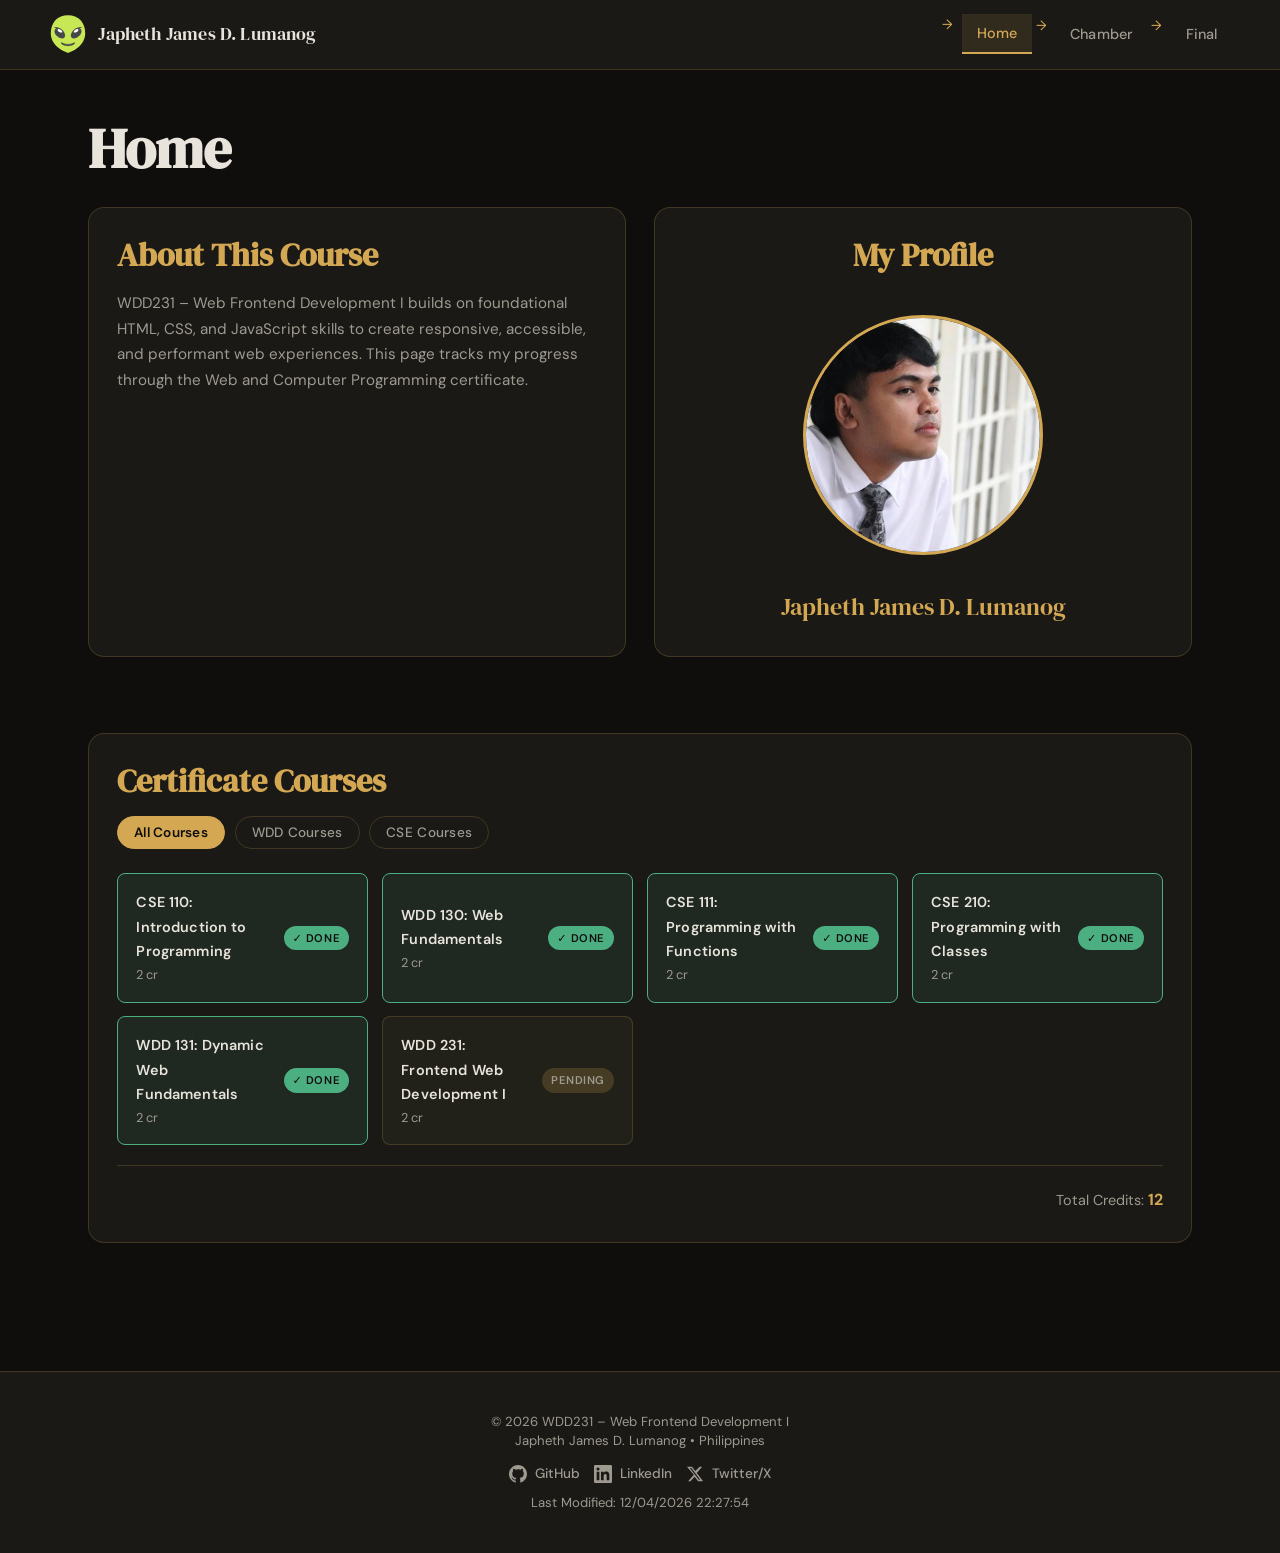
<file: index.html>
<!DOCTYPE html>
<html lang="en">
<head>
  <meta charset="UTF-8">
  <meta name="viewport" content="width=device-width, initial-scale=1.0">
  <meta name="description" content="WDD231 Web Frontend Development I – Course Home Page for tracking progress through the Web and Computer Programming certificate.">
  <meta name="author" content="Japheth James D. Lumanog">
  <title>WDD231 | Web Frontend Development I</title>

  <!-- Google Fonts -->
  <link rel="preconnect" href="https://fonts.googleapis.com">
  <link rel="preconnect" href="https://fonts.gstatic.com" crossorigin>
  <link href="https://fonts.googleapis.com/css2?family=DM+Serif+Display:ital@0;1&family=DM+Sans:wght@300;400;500;600&display=swap" rel="stylesheet">

  <!-- CSS -->
  <link rel="stylesheet" href="styles/small.css">
  <link rel="stylesheet" href="styles/large.css">

  <!-- JavaScript -->
  <script src="scripts/navigation.js" defer></script>
  <script src="scripts/date.js" defer></script>
  <script src="scripts/course.js" defer></script>
</head>
<body>

  <header>
    <div class="header-inner">
      <div class="logo-group">
        <img src="images/site-logo.svg" alt="Site Logo" class="site-logo">
        <span class="site-name">Japheth James D. Lumanog</span>
      </div>
      <button class="hamburger" id="hamburger"> 

        <span></span><span></span><span></span>
      </button>
    </div>
    <nav id="nav-menu">
      <ul>
        <li><a href="index.html" class="active">Home</a></li>
        <li><a href="chamber/index.html">Chamber</a></li>
        <li><a href="final/index.html">Final</a></li>
      </ul>
    </nav>
  </header>

  <main>
    <h1>Home</h1>

    <section class="section-intro">
      <h2 id="intro-heading">About This Course</h2>
      <p>WDD231 – Web Frontend Development I builds on foundational HTML, CSS, and JavaScript skills to create responsive, accessible, and performant web experiences. This page tracks my progress through the Web and Computer Programming certificate.</p>
    </section>

    <section class="section-goals">
      <h2 id="goals-heading">My Profile</h2>
      <img src="images/profile-picture.webp" alt="Japheth James D. Lumanog" class="profile-picture">
      <p class="profile-name">Japheth James D. Lumanog</p>
    </section>

    <section class="section-courses">
      <h2 id="courses-heading">Certificate Courses</h2>
      <div class="filter-buttons" role="group">
        <button class="filter-btn active" data-filter="all">All Courses</button>
        <button class="filter-btn" data-filter="WDD">WDD Courses</button>
        <button class="filter-btn" data-filter="CSE">CSE Courses</button>
      </div>
      <div id="course-cards" class="course-grid" aria-live="polite"></div>
      <p class="credit-total">Total Credits: <strong id="credit-count">0</strong></p>
    </section>
  </main>

  <footer>
    

    <div class="footer-meta">
      <p id="copyright"></p>
      <p>Japheth James D. Lumanog &bull; Philippines</p>
    </div>

    <div class="footer-social">
      <a href="https://github.com/yourusername" target="_blank" rel="noopener noreferrer">
        <svg viewBox="0 0 24 24" aria-hidden="true" focusable="false"><path d="M12 0C5.374 0 0 5.373 0 12c0 5.302 3.438 9.8 8.207 11.387.599.111.793-.261.793-.577v-2.234c-3.338.726-4.033-1.416-4.033-1.416-.546-1.387-1.333-1.756-1.333-1.756-1.089-.745.083-.729.083-.729 1.205.084 1.839 1.237 1.839 1.237 1.07 1.834 2.807 1.304 3.492.997.107-.775.418-1.305.762-1.604-2.665-.305-5.467-1.334-5.467-5.931 0-1.311.469-2.381 1.236-3.221-.124-.303-.535-1.524.117-3.176 0 0 1.008-.322 3.301 1.23A11.509 11.509 0 0112 5.803c1.02.005 2.047.138 3.006.404 2.291-1.552 3.297-1.23 3.297-1.23.653 1.653.242 2.874.118 3.176.77.84 1.235 1.911 1.235 3.221 0 4.609-2.807 5.624-5.479 5.921.43.372.823 1.102.823 2.222v3.293c0 .319.192.694.801.576C20.566 21.797 24 17.3 24 12c0-6.627-5.373-12-12-12z"/></svg>
        GitHub
      </a>
      <a href="https://linkedin.com/in/yourusername" target="_blank" rel="noopener noreferrer">
        <svg viewBox="0 0 24 24" aria-hidden="true" focusable="false"><path d="M20.447 20.452h-3.554v-5.569c0-1.328-.027-3.037-1.852-3.037-1.853 0-2.136 1.445-2.136 2.939v5.667H9.351V9h3.414v1.561h.046c.477-.9 1.637-1.85 3.37-1.85 3.601 0 4.267 2.37 4.267 5.455v6.286zM5.337 7.433a2.062 2.062 0 01-2.063-2.065 2.064 2.064 0 112.063 2.065zm1.782 13.019H3.555V9h3.564v11.452zM22.225 0H1.771C.792 0 0 .774 0 1.729v20.542C0 23.227.792 24 1.771 24h20.451C23.2 24 24 23.227 24 22.271V1.729C24 .774 23.2 0 22.222 0h.003z"/></svg>
        LinkedIn
      </a>
      <a href="https://twitter.com/yourusername" target="_blank" rel="noopener noreferrer">
        <svg viewBox="0 0 24 24" focusable="false"><path d="M18.244 2.25h3.308l-7.227 8.26 8.502 11.24H16.17l-4.714-6.231-5.401 6.231H2.744l7.737-8.835L1.254 2.25H8.08l4.259 5.63 5.905-5.63zm-1.161 17.52h1.833L7.084 4.126H5.117z"/></svg>
        Twitter/X
      </a>
    </div>

    <div class="footer-modified">
      <p id="lastModified"></p>
    </div>
  </footer>

</body>
</html>
</file>
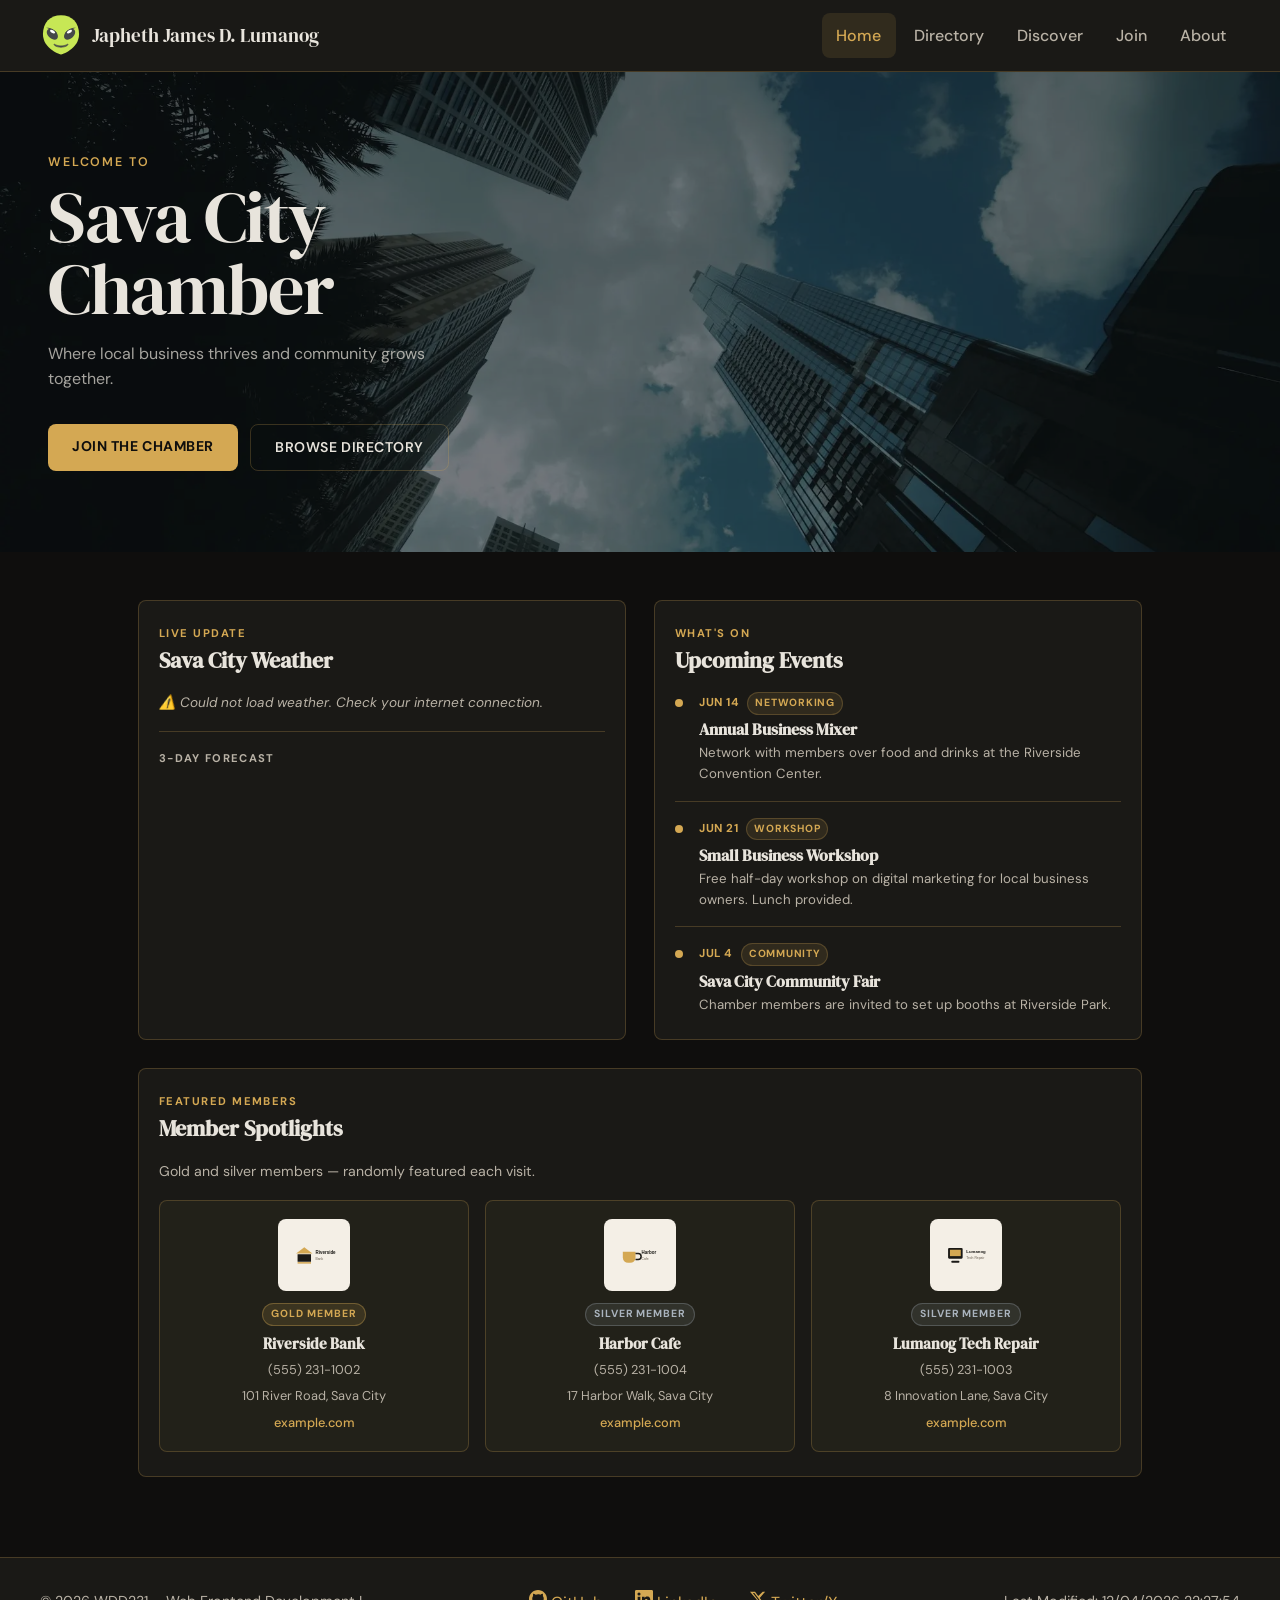
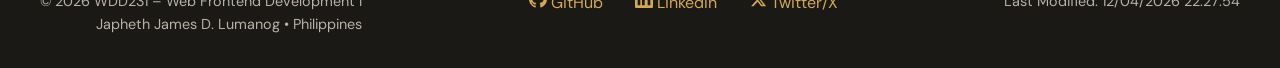
<file: chamber/index.html>
<!doctype html>
<html lang="en">
  <head>
    <meta charset="UTF-8" />
    <meta name="viewport" content="width=device-width, initial-scale=1.0" />
    <meta
      name="description"
      content="Welcome to the Sava City Chamber of Commerce — connecting local businesses, sharing events, and growing our community together."
    />
    <meta name="author" content="Japheth James D. Lumanog" />
    <meta property="og:title" content="Sava City Chamber of Commerce" />
    <meta
      property="og:description"
      content="Welcome to the Sava City Chamber of Commerce — connecting local businesses and growing our community."
    />
    <meta
      property="og:image"
      content="https://japhethlumanog.github.io/wdd231/chamber/images/chamber-social.svg"
    />
    <meta
      property="og:url"
      content="https://japhethlumanog.github.io/wdd231/chamber/index.html"
    />
    <title>Sava City Chamber of Commerce | Home</title>

    <link rel="icon" href="images/favicon.svg" type="image/svg+xml" />

    <link rel="preconnect" href="https://fonts.googleapis.com" />
    <link rel="preconnect" href="https://fonts.gstatic.com" crossorigin />
    <link
      href="https://fonts.googleapis.com/css2?family=DM+Serif+Display:ital@0;1&family=DM+Sans:wght@300;400;500;600&display=swap"
      rel="stylesheet"
    />

    <link rel="stylesheet" href="styles/normalize.css" />
    <link rel="stylesheet" href="styles/small.css" />
    <link rel="stylesheet" href="styles/larger.css" />

    <script src="scripts/navigation.js" defer></script>
    <script src="scripts/dates.js" defer></script>
    <script src="scripts/weather.js" defer></script>
    <script src="scripts/spotlights.js" defer></script>
  </head>
  <body>
    <!-- ══ HEADER ══ -->
    <header>
      <div class="header-inner">
        <div class="logo-group">
          <img src="images/site-logo.svg" alt="Site Logo" class="site-logo" />
          <span class="site-name">Japheth James D. Lumanog</span>
        </div>
        <button class="hamburger" id="hamburger">
          <span></span><span></span><span></span>
        </button>
      </div>
      <nav id="nav-menu">
        <ul>
          <li><a href="index.html" class="active">Home</a></li>
          <li><a href="directory.html">Directory</a></li>
          <li><a href="discover.html">Discover</a></li>
          <li><a href="join.html">Join</a></li>
          <li><a href="#">About</a></li>
        </ul>
      </nav>
    </header>

    <!-- ══ HERO ══ -->
    <div class="hero">
      <img
        src="images/hero-image.webp"
        alt="Sava City skyline"
        class="hero-img"
      />
      <div class="hero-content">
        <p class="hero-eyebrow">Welcome to</p>
        <p class="hero-title" aria-hidden="true">Sava City<br />Chamber</p>
        <p class="hero-sub">
          Where local business thrives and community grows together.
        </p>
        <div class="hero-actions">
          <a href="#" class="cta-join">Join the Chamber</a>
          <a href="directory.html" class="btn-ghost">Browse Directory</a>
        </div>
      </div>
    </div>

    <!-- ══ HOME MAIN ══ -->
    <main class="home-main">
      <h1 class="page-title-sr">Sava City Chamber of Commerce — Home</h1>

      <!-- ── Row 1: Weather + Events ── -->
      <div class="home-row">
        <!-- Weather -->
        <section class="home-card weather-section">
          <div class="home-card-label">Live Update</div>
          <h2 class="home-card-title">Sava City Weather</h2>

          <div id="weather-now" class="weather-now">
            <!-- filled by weather.js -->
            <div class="sk-block">
              <div class="sk-line sk-w40"></div>
              <div class="sk-line sk-w60"></div>
              <div class="sk-line sk-w50"></div>
            </div>
          </div>

          <div class="forecast-header">3-Day Forecast</div>
          <div id="weather-forecast" class="weather-forecast">
            <div class="sk-block">
              <div class="sk-line sk-w80"></div>
              <div class="sk-line sk-w60"></div>
            </div>
          </div>
        </section>

        <!-- Events -->
        <section class="home-card events-section">
          <div class="home-card-label">What's On</div>
          <h2 class="home-card-title">Upcoming Events</h2>

          <div class="event-list">
            <article class="event-item">
              <div class="event-pip"></div>
              <div class="event-info">
                <div class="event-date-line">
                  <span class="event-badge">Jun 14</span>
                  <span class="event-tag">Networking</span>
                </div>
                <h3 class="event-name">Annual Business Mixer</h3>
                <p class="event-desc">
                  Network with members over food and drinks at the Riverside
                  Convention Center.
                </p>
              </div>
            </article>

            <article class="event-item">
              <div class="event-pip"></div>
              <div class="event-info">
                <div class="event-date-line">
                  <span class="event-badge">Jun 21</span>
                  <span class="event-tag">Workshop</span>
                </div>
                <h3 class="event-name">Small Business Workshop</h3>
                <p class="event-desc">
                  Free half-day workshop on digital marketing for local business
                  owners. Lunch provided.
                </p>
              </div>
            </article>

            <article class="event-item">
              <div class="event-pip"></div>
              <div class="event-info">
                <div class="event-date-line">
                  <span class="event-badge">Jul 4</span>
                  <span class="event-tag">Community</span>
                </div>
                <h3 class="event-name">Sava City Community Fair</h3>
                <p class="event-desc">
                  Chamber members are invited to set up booths at Riverside
                  Park.
                </p>
              </div>
            </article>
          </div>
        </section>
      </div>

      <!-- ── Row 2: Spotlights ── -->
      <section class="home-card spotlights-section">
        <div class="home-card-label">Featured Members</div>
        <h2 class="home-card-title">Member Spotlights</h2>
        <p class="home-card-sub">
          Gold and silver members — randomly featured each visit.
        </p>
        <div id="spotlights" class="spotlights-grid">
          <div class="sk-block">
            <div class="sk-line sk-w60"></div>
            <div class="sk-line sk-w80"></div>
            <div class="sk-line sk-w50"></div>
          </div>
        </div>
      </section>
    </main>

    <!-- ══ FOOTER ══ -->
    <footer>
      <div class="footer-meta">
        <p id="copyright"></p>
        <p>Japheth James D. Lumanog &bull; Philippines</p>
      </div>

      <div class="footer-social">
        <a
          href="https://github.com/yourusername"
          target="_blank"
          rel="noopener noreferrer"
        >
          <svg viewBox="0 0 24 24" aria-hidden="true" focusable="false">
            <path
              d="M12 0C5.374 0 0 5.373 0 12c0 5.302 3.438 9.8 8.207 11.387.599.111.793-.261.793-.577v-2.234c-3.338.726-4.033-1.416-4.033-1.416-.546-1.387-1.333-1.756-1.333-1.756-1.089-.745.083-.729.083-.729 1.205.084 1.839 1.237 1.839 1.237 1.07 1.834 2.807 1.304 3.492.997.107-.775.418-1.305.762-1.604-2.665-.305-5.467-1.334-5.467-5.931 0-1.311.469-2.381 1.236-3.221-.124-.303-.535-1.524.117-3.176 0 0 1.008-.322 3.301 1.23A11.509 11.509 0 0112 5.803c1.02.005 2.047.138 3.006.404 2.291-1.552 3.297-1.23 3.297-1.23.653 1.653.242 2.874.118 3.176.77.84 1.235 1.911 1.235 3.221 0 4.609-2.807 5.624-5.479 5.921.43.372.823 1.102.823 2.222v3.293c0 .319.192.694.801.576C20.566 21.797 24 17.3 24 12c0-6.627-5.373-12-12-12z"
            />
          </svg>
          GitHub
        </a>
        <a
          href="https://linkedin.com/in/yourusername"
          target="_blank"
          rel="noopener noreferrer"
        >
          <svg viewBox="0 0 24 24" aria-hidden="true" focusable="false">
            <path
              d="M20.447 20.452h-3.554v-5.569c0-1.328-.027-3.037-1.852-3.037-1.853 0-2.136 1.445-2.136 2.939v5.667H9.351V9h3.414v1.561h.046c.477-.9 1.637-1.85 3.37-1.85 3.601 0 4.267 2.37 4.267 5.455v6.286zM5.337 7.433a2.062 2.062 0 01-2.063-2.065 2.064 2.064 0 112.063 2.065zm1.782 13.019H3.555V9h3.564v11.452zM22.225 0H1.771C.792 0 0 .774 0 1.729v20.542C0 23.227.792 24 1.771 24h20.451C23.2 24 24 23.227 24 22.271V1.729C24 .774 23.2 0 22.222 0h.003z"
            />
          </svg>
          LinkedIn
        </a>
        <a
          href="https://twitter.com/yourusername"
          target="_blank"
          rel="noopener noreferrer"
        >
          <svg viewBox="0 0 24 24" focusable="false">
            <path
              d="M18.244 2.25h3.308l-7.227 8.26 8.502 11.24H16.17l-4.714-6.231-5.401 6.231H2.744l7.737-8.835L1.254 2.25H8.08l4.259 5.63 5.905-5.63zm-1.161 17.52h1.833L7.084 4.126H5.117z"
            />
          </svg>
          Twitter/X
        </a>
      </div>

      <div class="footer-modified">
        <p id="lastModified"></p>
      </div>
    </footer>
  </body>
</html>
</file>
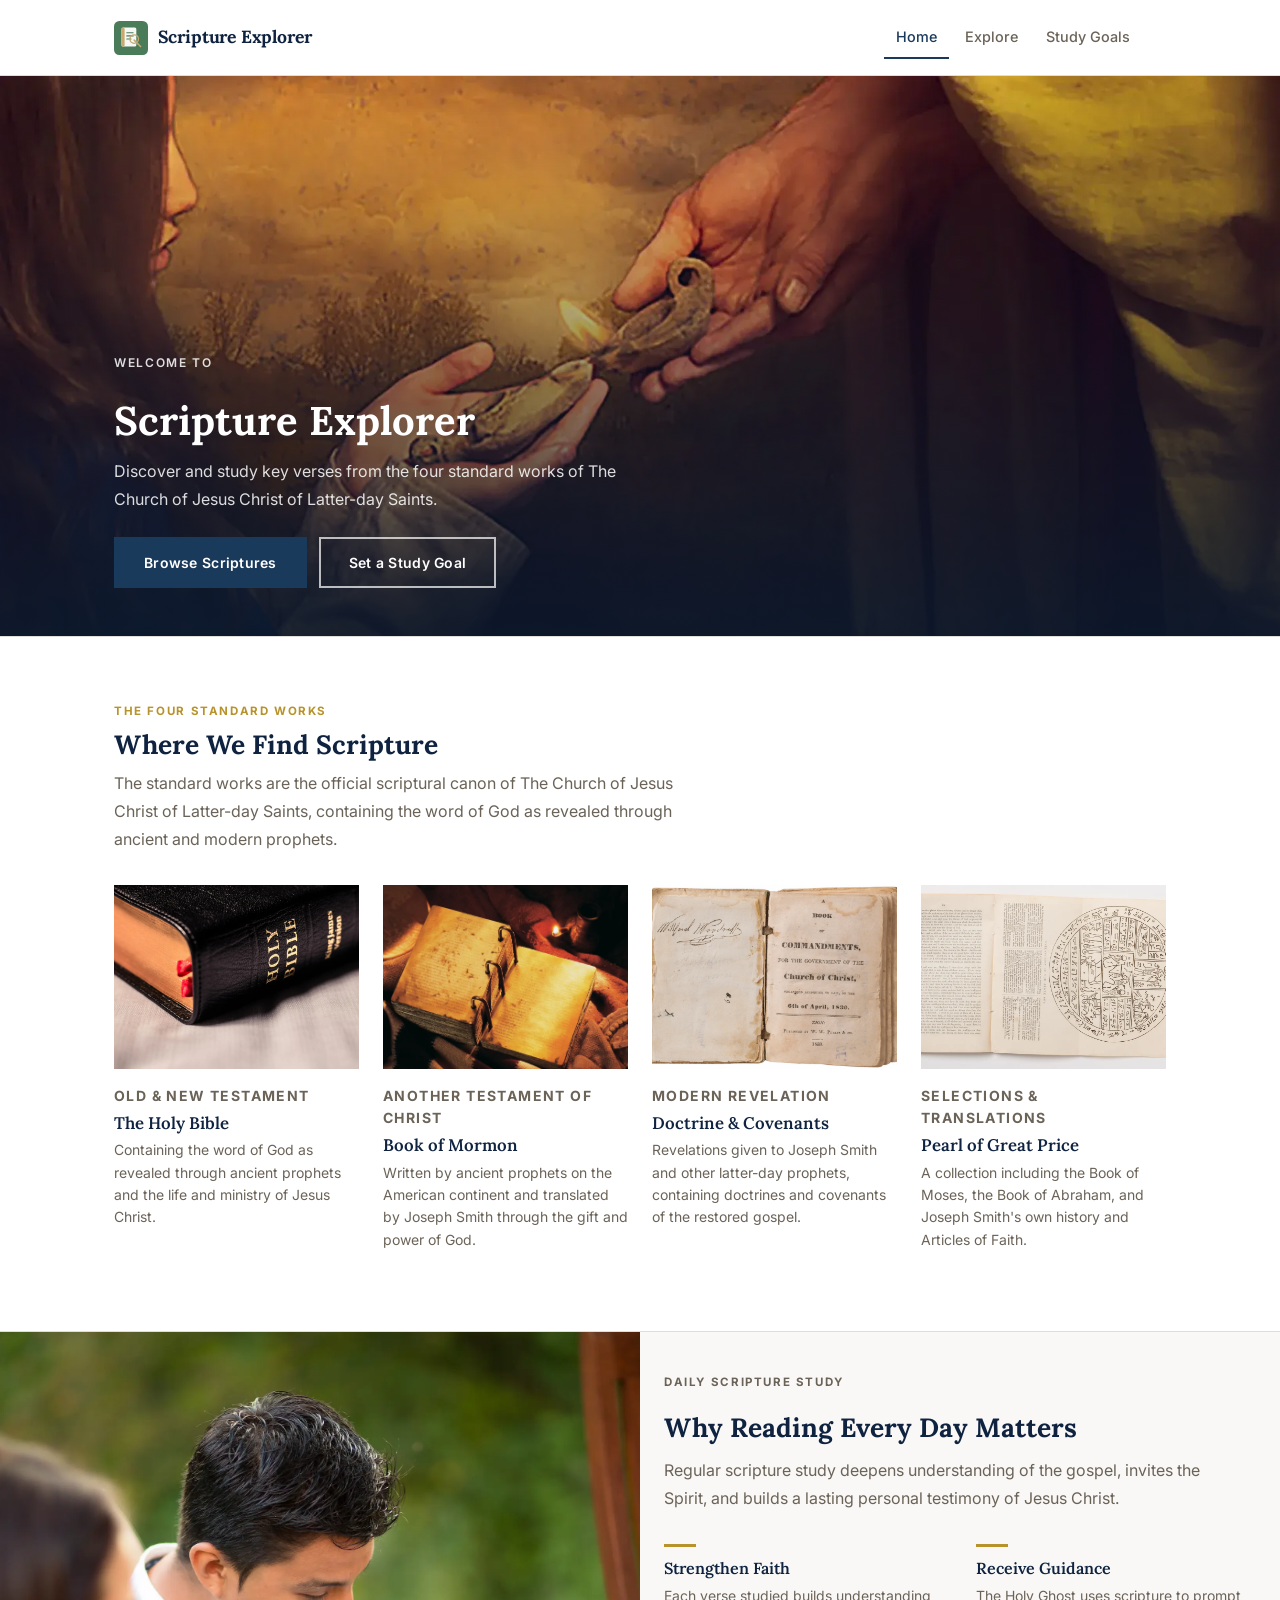
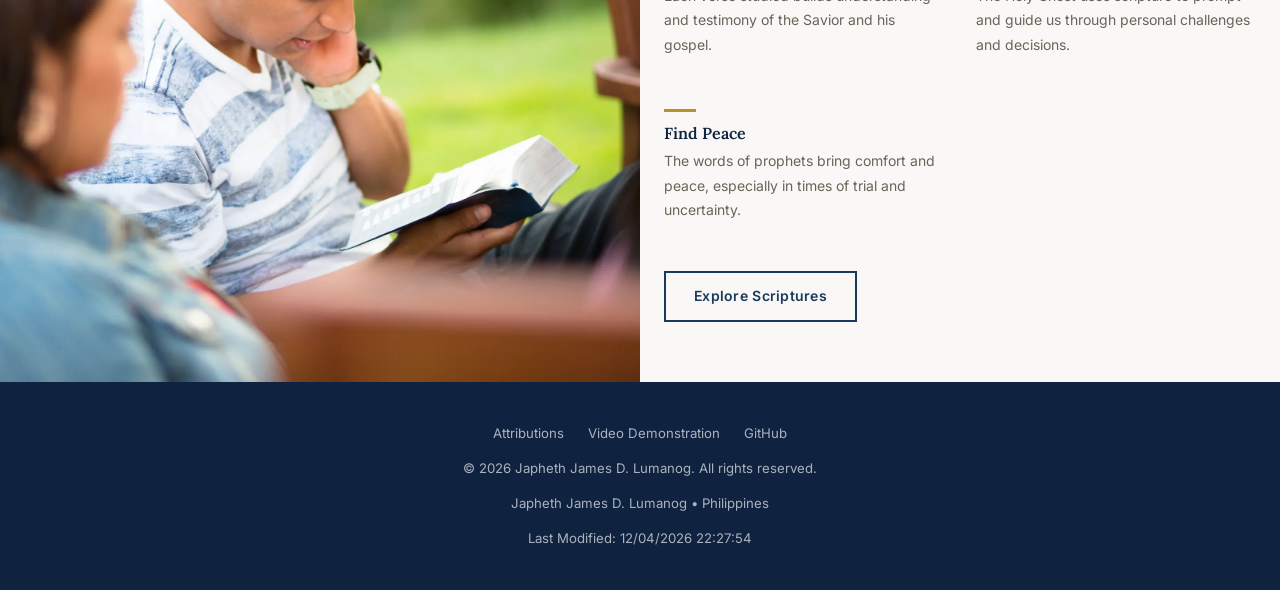
<file: final/index.html>
<!doctype html>
<html lang="en">
  <head>
    <meta charset="UTF-8" />
    <meta name="viewport" content="width=device-width, initial-scale=1.0" />
    <meta
      name="description"
      content="Scripture Explorer helps you study and discover verses from the four standard works of The Church of Jesus Christ of Latter-day Saints."
    />
    <meta name="author" content="Japheth James D. Lumanog" />
    <meta property="og:title" content="Scripture Explorer" />
    <meta
      property="og:description"
      content="Explore and study key verses from the Bible, Book of Mormon, Doctrine and Covenants, and Pearl of Great Price."
    />
    <meta property="og:type" content="website" />
    <meta
      property="og:image"
      content="https://japhethlumanog.github.io/wdd231/final/images/jesus-light-lamps.webp"
    />
    <meta
      property="og:url"
      content="https://japhethlumanog.github.io/wdd231/final/index.html"
    />
    <title>Scripture Explorer | Home</title>
    <link rel="icon" href="images/favicon.svg" type="image/svg+xml" />
    <link rel="preconnect" href="https://fonts.googleapis.com" />
    <link rel="preconnect" href="https://fonts.gstatic.com" crossorigin />
    <link
      href="https://fonts.googleapis.com/css2?family=Lora:ital,wght@0,400;0,700;1,400&family=Inter:wght@300;400;500;600&display=swap"
      rel="stylesheet"
    />
    <link rel="stylesheet" href="styles/normalize.css" />
    <link rel="stylesheet" href="styles/site.css" />
    <script type="module" src="scripts/navigation.js"></script>
    <script type="module" src="scripts/dates.js"></script>
  </head>
  <body>
    <a class="skip-link" href="#main-content">Skip to content</a>

    <header>
      <div class="header-inner">
        <div class="logo-group">
          <img
            src="images/favicon.svg"
            alt="Scripture Explorer logo"
            class="site-logo"
            loading="lazy"
          />
          <span class="site-name">Scripture Explorer</span>
        </div>
        <button
          class="hamburger"
          id="hamburger"
          aria-label="Toggle navigation menu"
          aria-expanded="false"
        >
          <span></span><span></span><span></span>
        </button>
        <nav id="nav-menu" aria-label="Main navigation">
          <ul>
            <li><a href="index.html" class="active">Home</a></li>
            <li><a href="explore.html">Explore</a></li>
            <li><a href="study.html">Study Goals</a></li>
          </ul>
        </nav>
      </div>
    </header>

    <main id="main-content">
      <!-- HERO -->
      <section class="hero" aria-label="Welcome banner">
        <img
          src="images/jesus-light-lamps.webp"
          alt="Hands passing a lit oil lamp, representing the light of scripture"
          class="hero-image"
          loading="eager"
        />
        <div class="hero-overlay"></div>
        <div class="hero-content">
          <p class="hero-eyebrow">Welcome to</p>
          <h1>Scripture Explorer</h1>
          <p>
            Discover and study key verses from the four standard works of The
            Church of Jesus Christ of Latter-day Saints.
          </p>
          <div class="hero-actions">
            <a class="button" href="explore.html">Browse Scriptures</a>
            <a class="button secondary" href="study.html">Set a Study Goal</a>
          </div>
        </div>
      </section>

      <hr class="divider" />

      <!-- STANDARD WORKS -->
      <section class="page-section">
        <p class="section-eyebrow">The Four Standard Works</p>
        <h2>Where We Find Scripture</h2>
        <p class="section-intro">
          The standard works are the official scriptural canon of The Church of
          Jesus Christ of Latter-day Saints, containing the word of God as
          revealed through ancient and modern prophets.
        </p>

        <div class="works-grid">
          <article class="work-card">
            <img
              src="images/holy-bible.webp"
              alt="King James Bible with gold lettering and red bookmark ribbons"
              class="work-card-image"
              loading="lazy"
            />
            <div class="work-card-body">
              <p class="work-card-label">Old &amp; New Testament</p>
              <h3>The Holy Bible</h3>
              <p>
                Containing the word of God as revealed through ancient prophets
                and the life and ministry of Jesus Christ.
              </p>
            </div>
          </article>
          <article class="work-card">
            <img
              src="images/gold-plates.webp"
              alt="Replica gold plates with ancient engravings in candlelight"
              class="work-card-image"
              loading="lazy"
            />
            <div class="work-card-body">
              <p class="work-card-label">Another Testament of Christ</p>
              <h3>Book of Mormon</h3>
              <p>
                Written by ancient prophets on the American continent and
                translated by Joseph Smith through the gift and power of God.
              </p>
            </div>
          </article>
          <article class="work-card">
            <img
              src="images/book-of-commandments.webp"
              alt="1833 Book of Commandments open to the title page, signed by Wilford Woodruff"
              class="work-card-image"
              loading="lazy"
            />
            <div class="work-card-body">
              <p class="work-card-label">Modern Revelation</p>
              <h3>Doctrine &amp; Covenants</h3>
              <p>
                Revelations given to Joseph Smith and other latter-day prophets,
                containing doctrines and covenants of the restored gospel.
              </p>
            </div>
          </article>
          <article class="work-card">
            <img
              src="images/pearl-of-great-price.webp"
              alt="First edition of the Pearl of Great Price open to the Book of Abraham facsimile"
              class="work-card-image"
              loading="lazy"
            />
            <div class="work-card-body">
              <p class="work-card-label">Selections &amp; Translations</p>
              <h3>Pearl of Great Price</h3>
              <p>
                A collection including the Book of Moses, the Book of Abraham,
                and Joseph Smith's own history and Articles of Faith.
              </p>
            </div>
          </article>
        </div>
      </section>

      <hr class="divider" />

      <!-- FEATURE BAND -->
      <section class="feature-band" aria-label="Why study scripture">
        <img
          src="images/young-adults-studying.webp"
          alt="Young adults studying scriptures together outdoors"
          class="feature-band-image"
          loading="lazy"
        />
        <div class="feature-band-body">
          <p class="section-eyebrow">Daily Scripture Study</p>
          <h2>Why Reading Every Day Matters</h2>
          <p>
            Regular scripture study deepens understanding of the gospel, invites
            the Spirit, and builds a lasting personal testimony of Jesus Christ.
          </p>
          <div class="benefits-list">
            <div class="benefit-item">
              <div class="benefit-line"></div>
              <h3>Strengthen Faith</h3>
              <p>
                Each verse studied builds understanding and testimony of the
                Savior and his gospel.
              </p>
            </div>
            <div class="benefit-item">
              <div class="benefit-line"></div>
              <h3>Receive Guidance</h3>
              <p>
                The Holy Ghost uses scripture to prompt and guide us through
                personal challenges and decisions.
              </p>
            </div>
            <div class="benefit-item">
              <div class="benefit-line"></div>
              <h3>Find Peace</h3>
              <p>
                The words of prophets bring comfort and peace, especially in
                times of trial and uncertainty.
              </p>
            </div>
          </div>
          <p class="feature-cta">
            <a class="button outline" href="explore.html">Explore Scriptures</a>
          </p>
        </div>
      </section>
    </main>

    <footer>
      <div class="footer-inner">
        <div class="footer-links">
          <a href="attributions.html">Attributions</a>
          <a
            href="https://www.loom.com/share/9b4aac7b0d074140adeda3a2ae3f6329"
            id="video-link"
            target="_blank"
            rel="noopener noreferrer"
            >Video Demonstration</a
          >
          <a
            href="https://github.com/japhethlumanog"
            target="_blank"
            rel="noopener noreferrer"
            >GitHub</a
          >
        </div>
        <p id="copyright"></p>
        <p>Japheth James D. Lumanog &bull; Philippines</p>
        <p id="lastModified"></p>
      </div>
    </footer>
  </body>
</html>
</file>
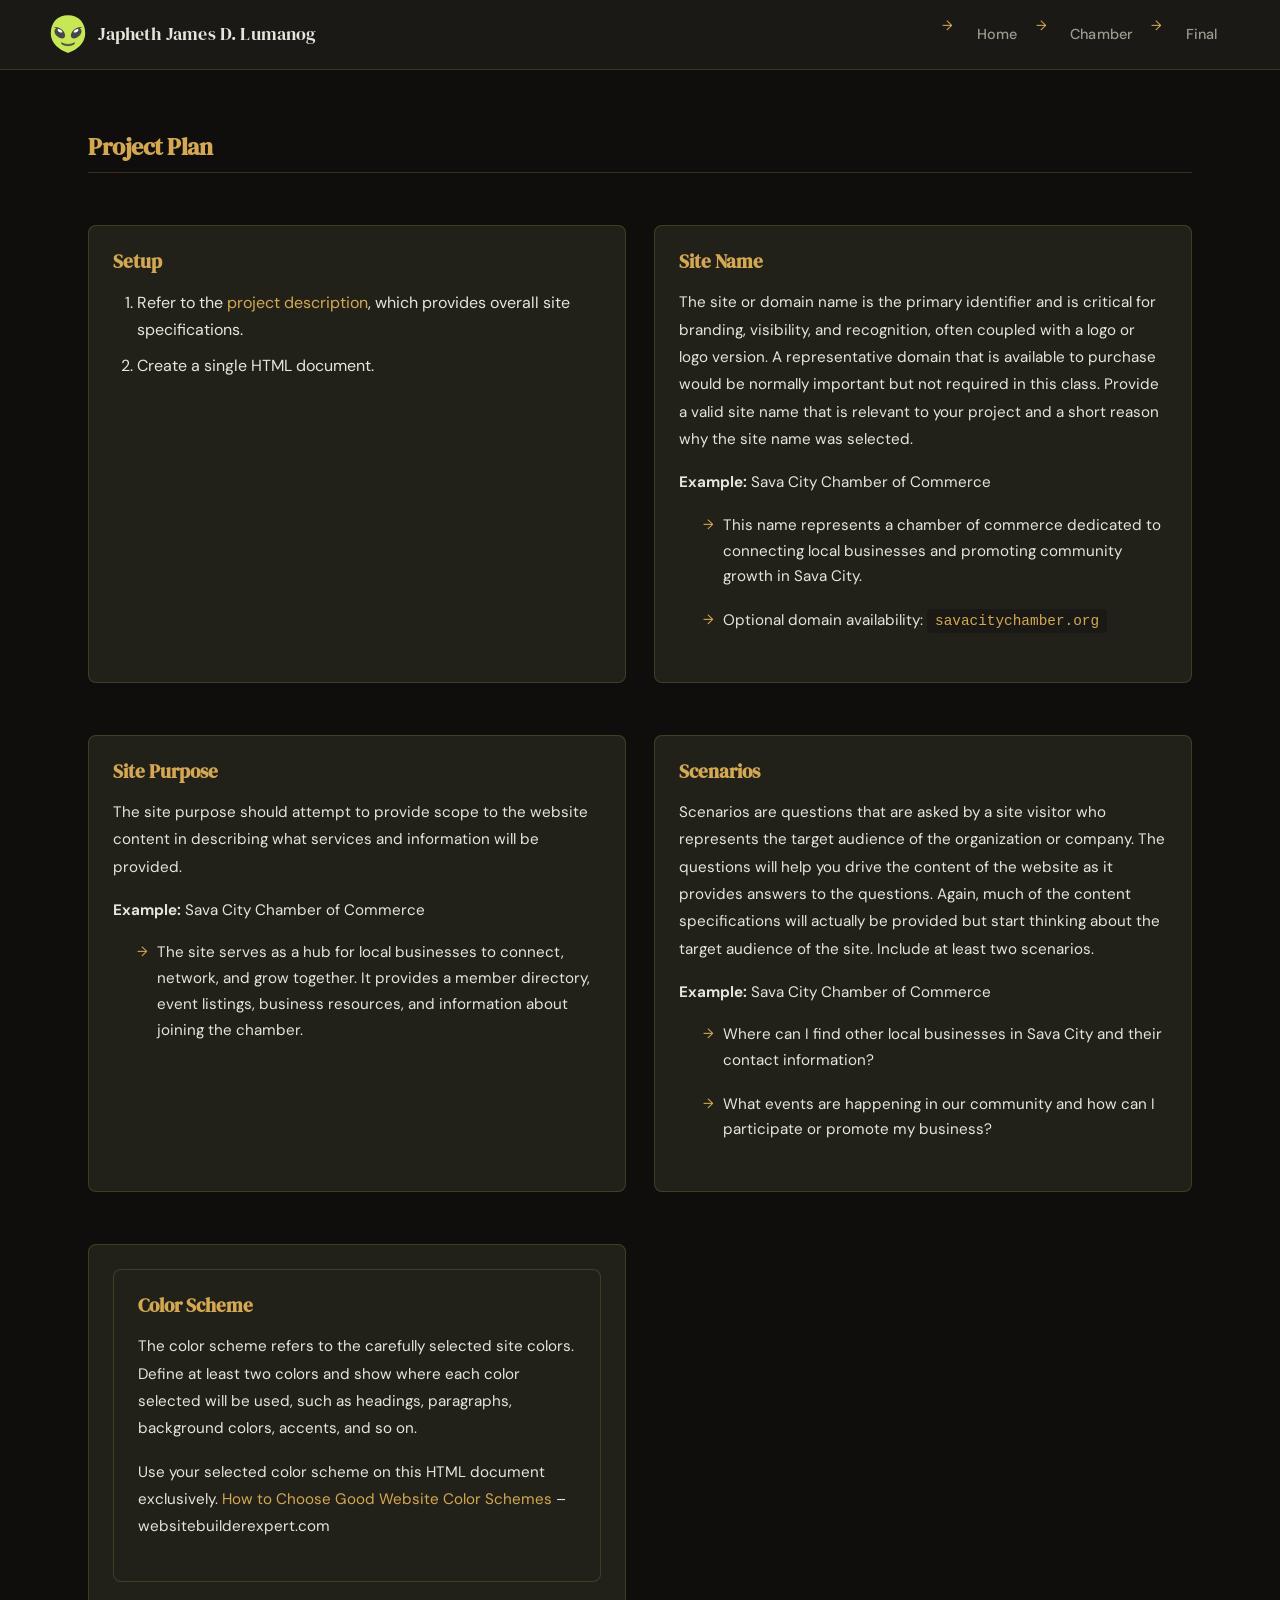
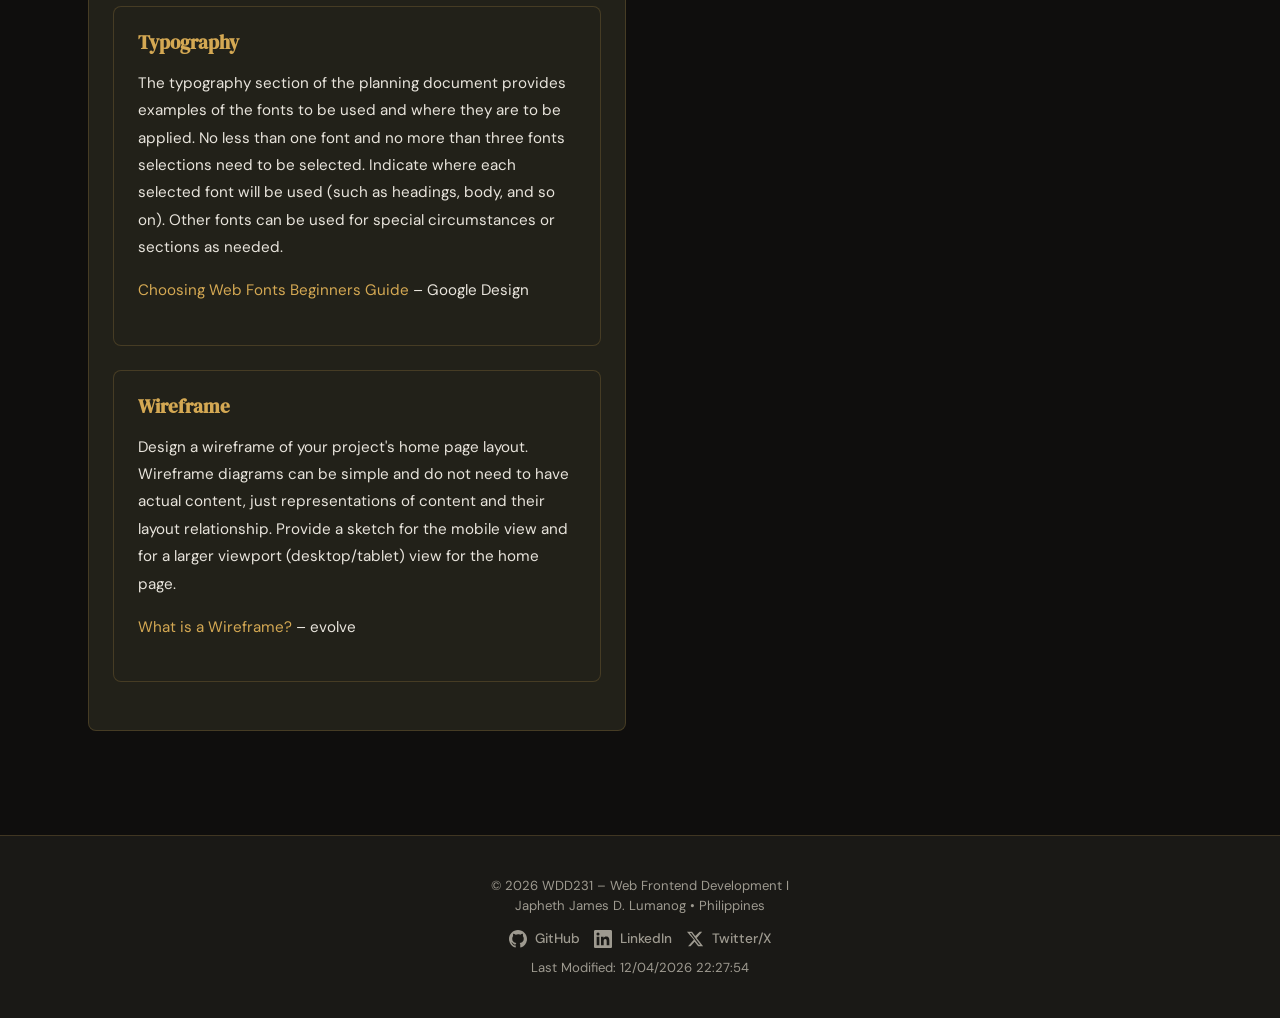
<file: project-plan.html>
<!doctype html>
<html lang="en">
  <head>
    <meta charset="UTF-8" />
    <meta name="viewport" content="width=device-width, initial-scale=1.0" />
    <meta
      name="description"
      content="WDD231 Project Plan - Website Planning and Design Document"
    />
    <meta name="author" content="Japheth James D. Lumanog" />
    <title>WDD231 | Project Plan</title>

    <!-- Google Fonts -->
    <link rel="preconnect" href="https://fonts.googleapis.com" />
    <link rel="preconnect" href="https://fonts.gstatic.com" crossorigin />
    <link
      href="https://fonts.googleapis.com/css2?family=DM+Serif+Display:ital@0;1&family=DM+Sans:wght@300;400;500;600&display=swap"
      rel="stylesheet"
    />

    <!-- CSS -->
    <link rel="stylesheet" href="styles/normalize.css" />
    <link rel="stylesheet" href="styles/small.css" />
    <link rel="stylesheet" href="styles/large.css" />
    <link rel="stylesheet" href="styles/plan.css" />

    <!-- JavaScript -->
    <script src="scripts/navigation.js" defer></script>
    <script src="scripts/date.js" defer></script>
  </head>
  <body>
    <header>
      <div class="header-inner">
        <div class="logo-group">
          <img src="images/site-logo.svg" alt="Site Logo" class="site-logo" />
          <span class="site-name">Japheth James D. Lumanog</span>
        </div>
        <button class="hamburger" id="hamburger">
          <span></span><span></span><span></span>
        </button>
      </div>
      <nav id="nav-menu">
        <ul>
          <li><a href="index.html">Home</a></li>
          <li><a href="chamber/index.html">Chamber</a></li>
          <li><a href="final/index.html">Final</a></li>
        </ul>
      </nav>
    </header>

    <main>
      <h1>Project Plan</h1>

      <!-- Setup Section -->
      <section>
        <h2>Setup</h2>
        <ol>
          <li>
            Refer to the
            <a
              href="https://byui-cse.github.io/wdd231-ww-course/week06/project-description.html"
              >project description</a
            >, which provides overall site specifications.
          </li>
          <li>Create a single HTML document.</li>
        </ol>
      </section>

      <!-- Site Name Card -->
      <section class="card">
        <h2>Site Name</h2>
        <p>
          The site or domain name is the primary identifier and is critical
          for branding, visibility, and recognition, often coupled with a logo
          or logo version. A representative domain that is available to
          purchase would be normally important but not required in this class.
          Provide a valid site name that is relevant to your project and a
          short reason why the site name was selected.
        </p>
        <p><strong>Example:</strong> Sava City Chamber of Commerce</p>
        <ul>
          <li>
            This name represents a chamber of commerce dedicated to connecting local businesses and promoting community growth in Sava City.
          </li>
          <li>Optional domain availability: <code>savacitychamber.org</code></li>
        </ul>
      </section>

      <!-- Site Purpose Card -->
      <section class="card">
        <h2>Site Purpose</h2>
        <p>
          The site purpose should attempt to provide scope to the website
          content in describing what services and information will be
          provided.
        </p>
        <p><strong>Example:</strong> Sava City Chamber of Commerce</p>
        <ul>
          <li>
            The site serves as a hub for local businesses to connect, network, and grow together. It provides a member directory, event listings, business resources, and information about joining the chamber.
          </li>
        </ul>
      </section>

      <!-- Scenarios Card -->
      <section class="card">
        <h2>Scenarios</h2>
        <p>
          Scenarios are questions that are asked by a site visitor who
          represents the target audience of the organization or company. The
          questions will help you drive the content of the website as it
          provides answers to the questions. Again, much of the content
          specifications will actually be provided but start thinking about
          the target audience of the site. Include at least two scenarios.
        </p>
        <p><strong>Example:</strong> Sava City Chamber of Commerce</p>
        <ul>
          <li>Where can I find other local businesses in Sava City and their contact information?</li>
          <li>
            What events are happening in our community and how can I participate or promote my business?
          </li>
        </ul>
      </section>

      <!-- Color Scheme Card -->
      <section class="card">
      <!-- Color Scheme Card -->
      <section class="card">
        <h2>Color Scheme</h2>
        <p>
          The color scheme refers to the carefully selected site colors.
          Define at least two colors and show where each color selected will
          be used, such as headings, paragraphs, background colors, accents,
          and so on.
        </p>
        <p>
          Use your selected color scheme on this HTML document exclusively. 
          <a href="https://www.websitebuilderexpert.com/designing-websites/how-to-choose-color-for-your-website/">How to Choose Good Website Color Schemes</a> – websitebuilderexpert.com
        </p>
      </section>

      <!-- Typography Card -->
      <section class="card">
        <h2>Typography</h2>
        <p>
          The typography section of the planning document provides examples of
          the fonts to be used and where they are to be applied. No less than
          one font and no more than three fonts selections need to be
          selected. Indicate where each selected font will be used (such as
          headings, body, and so on). Other fonts can be used for special
          circumstances or sections as needed.
        </p>
        <p>
          <a
            href="https://design.google/library/choosing-web-fonts-beginners-guide/"
            >Choosing Web Fonts Beginners Guide</a
          >
          – Google Design
        </p>
      </section>

      <!-- Wireframe Card -->
      <section class="card">
        <h2>Wireframe</h2>
        <p>
          Design a wireframe of your project's home page layout. Wireframe
          diagrams can be simple and do not need to have actual content, just
          representations of content and their layout relationship. Provide a
          sketch for the mobile view and for a larger viewport
          (desktop/tablet) view for the home page.
        </p>
        <p>
          <a href="https://youtu.be/T0vt3nLZKks">What is a Wireframe?</a> –
          evolve
        </p>
      </section>
    </main>

    <footer>
      <div class="footer-meta">
        <p id="copyright"></p>
        <p>Japheth James D. Lumanog &bull; Philippines</p>
      </div>

      <div class="footer-social">
        <a
          href="https://github.com/yourusername"
          target="_blank"
          rel="noopener noreferrer"
        >
          <svg viewBox="0 0 24 24" aria-hidden="true" focusable="false">
            <path
              d="M12 0C5.374 0 0 5.373 0 12c0 5.302 3.438 9.8 8.207 11.387.599.111.793-.261.793-.577v-2.234c-3.338.726-4.033-1.416-4.033-1.416-.546-1.387-1.333-1.756-1.333-1.756-1.089-.745.083-.729.083-.729 1.205.084 1.839 1.237 1.839 1.237 1.07 1.834 2.807 1.304 3.492.997.107-.775.418-1.305.762-1.604-2.665-.305-5.467-1.334-5.467-5.931 0-1.311.469-2.381 1.236-3.221-.124-.303-.535-1.524.117-3.176 0 0 1.008-.322 3.301 1.23A11.509 11.509 0 0112 5.803c1.02.005 2.047.138 3.006.404 2.291-1.552 3.297-1.23 3.297-1.23.653 1.653.242 2.874.118 3.176.77.84 1.235 1.911 1.235 3.221 0 4.609-2.807 5.624-5.479 5.921.43.372.823 1.102.823 2.222v3.293c0 .319.192.694.801.576C20.566 21.797 24 17.3 24 12c0-6.627-5.373-12-12-12z"
            />
          </svg>
          GitHub
        </a>
        <a
          href="https://linkedin.com/in/yourusername"
          target="_blank"
          rel="noopener noreferrer"
        >
          <svg viewBox="0 0 24 24" aria-hidden="true" focusable="false">
            <path
              d="M20.447 20.452h-3.554v-5.569c0-1.328-.027-3.037-1.852-3.037-1.853 0-2.136 1.445-2.136 2.939v5.667H9.351V9h3.414v1.561h.046c.477-.9 1.637-1.85 3.37-1.85 3.601 0 4.267 2.37 4.267 5.455v6.286zM5.337 7.433a2.062 2.062 0 01-2.063-2.065 2.064 2.064 0 112.063 2.065zm1.782 13.019H3.555V9h3.564v11.452zM22.225 0H1.771C.792 0 0 .774 0 1.729v20.542C0 23.227.792 24 1.771 24h20.451C23.2 24 24 23.227 24 22.271V1.729C24 .774 23.2 0 22.222 0h.003z"
            />
          </svg>
          LinkedIn
        </a>
        <a
          href="https://twitter.com/yourusername"
          target="_blank"
          rel="noopener noreferrer"
        >
          <svg viewBox="0 0 24 24" focusable="false">
            <path
              d="M18.244 2.25h3.308l-7.227 8.26 8.502 11.24H16.17l-4.714-6.231-5.401 6.231H2.744l7.737-8.835L1.254 2.25H8.08l4.259 5.63 5.905-5.63zm-1.161 17.52h1.833L7.084 4.126H5.117z"
            />
          </svg>
          Twitter/X
        </a>
      </div>

      <div class="footer-modified">
        <p id="lastModified"></p>
      </div>
    </footer>

    <script>
      // Update copyright year
      document.getElementById("copyright").textContent =
        `© ${new Date().getFullYear()} Japheth James D. Lumanog. All rights reserved.`;

      // Update last modified date
      document.getElementById("lastModified").textContent =
        `Last Modified: ${document.lastModified}`;
    </script>
  </body>
</html>
</file>
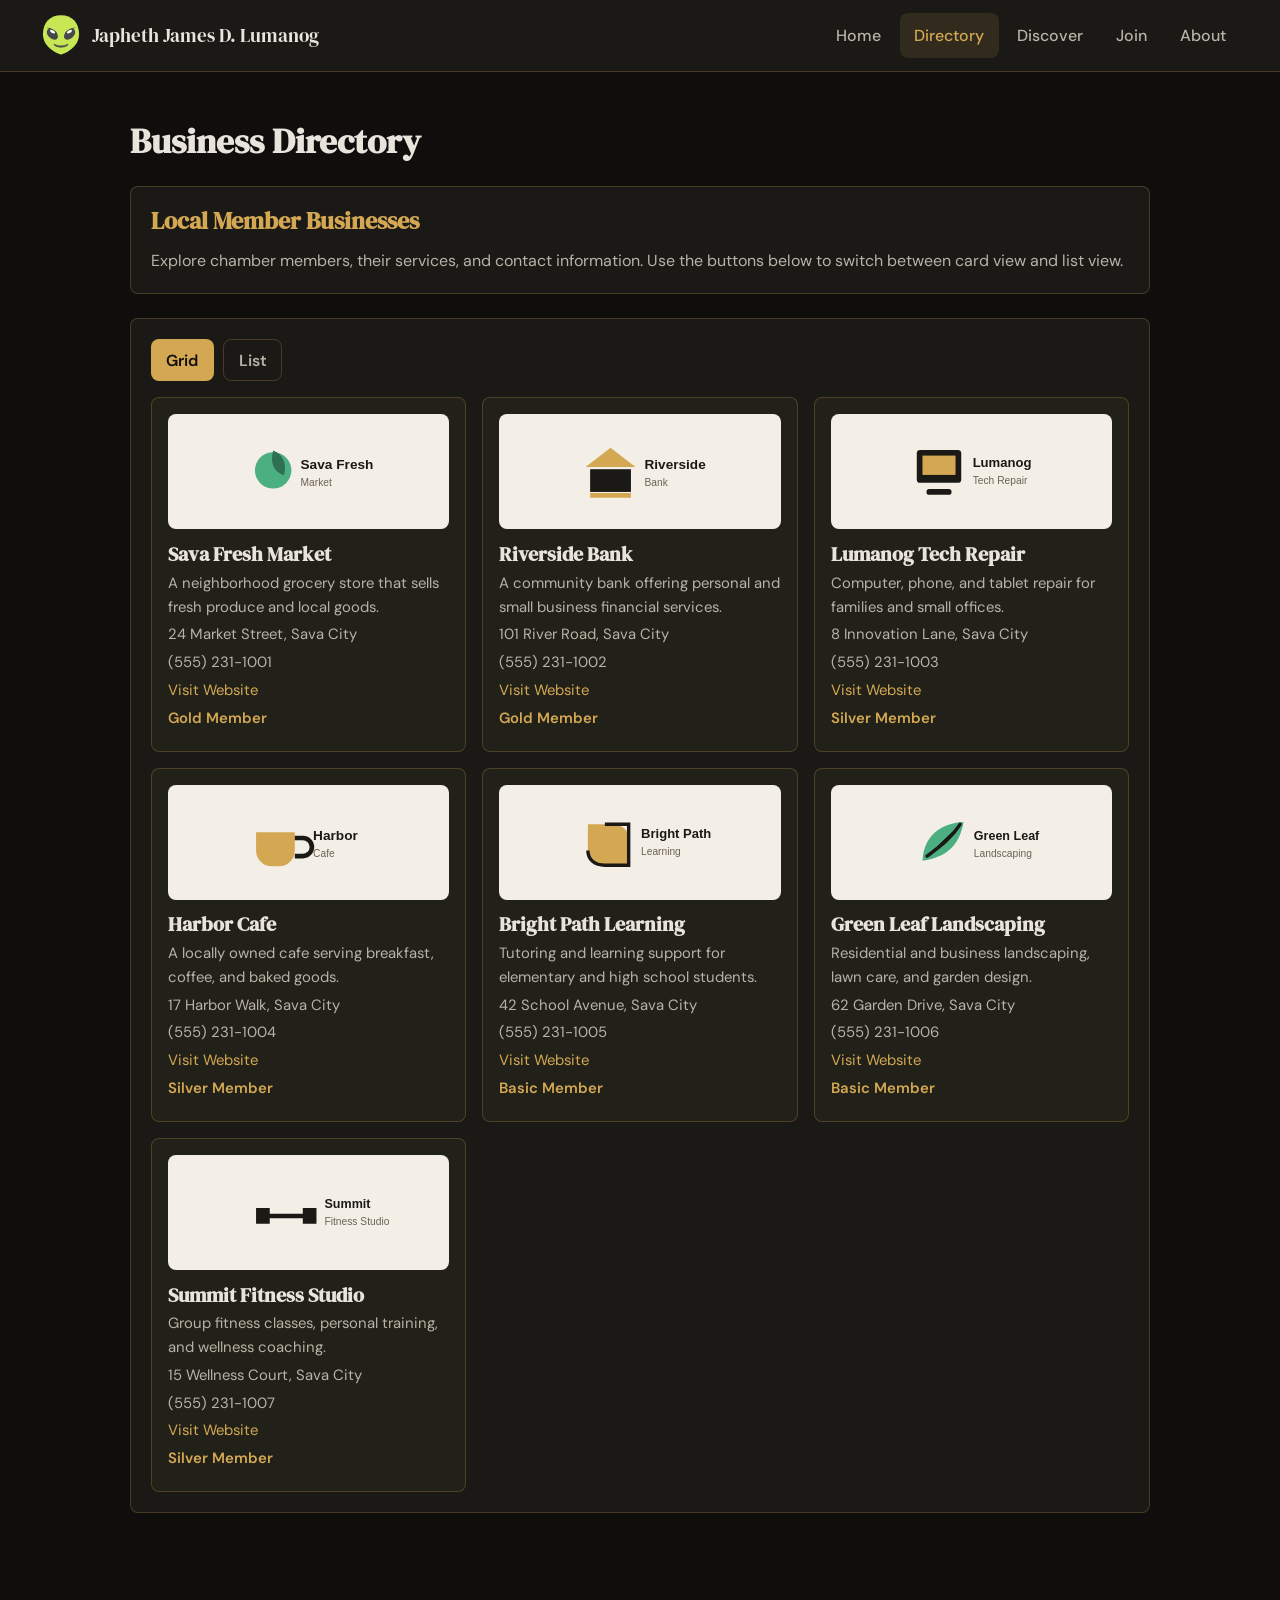
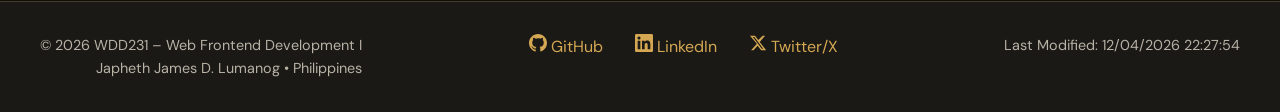
<file: chamber/directory.html>
<!doctype html>
<html lang="en">
  <head>
    <meta charset="UTF-8" />
    <meta name="viewport" content="width=device-width, initial-scale=1.0" />
    <meta
      name="description"
      content="A directory of local businesses and members of the Sava City Chamber of Commerce."
    />
    <meta name="author" content="Japheth James D. Lumanog" />
    <meta
      property="og:title"
      content="Sava City Chamber of Commerce Directory"
    />
    <meta
      property="og:description"
      content="Find local businesses and chamber members in Sava City."
    />
    <meta
      property="og:image"
      content="https://japhethlumanog.github.io/wdd231/chamber/images/chamber-social.svg"
    />
    <meta
      property="og:url"
      content="https://japhethlumanog.github.io/wdd231/chamber/directory.html"
    />
    <title>Sava City Chamber of Commerce | Directory</title>

    <link rel="icon" href="images/favicon.svg" type="image/svg+xml" />

    <link rel="preconnect" href="https://fonts.googleapis.com" />
    <link rel="preconnect" href="https://fonts.gstatic.com" crossorigin />
    <link
      href="https://fonts.googleapis.com/css2?family=DM+Serif+Display:ital@0;1&family=DM+Sans:wght@300;400;500;600&display=swap"
      rel="stylesheet"
    />

    <link rel="stylesheet" href="styles/normalize.css" />
    <link rel="stylesheet" href="styles/small.css" />
    <link rel="stylesheet" href="styles/larger.css" />

    <script src="scripts/navigation.js" defer></script>
    <script src="scripts/dates.js" defer></script>
    <script src="scripts/members.js" defer></script>
  </head>
  <body>
    <header>
      <div class="header-inner">
        <div class="logo-group">
          <img src="images/site-logo.svg" alt="Site Logo" class="site-logo" />
          <span class="site-name">Japheth James D. Lumanog</span>
        </div>
        <button class="hamburger" id="hamburger">
          <span></span><span></span><span></span>
        </button>
      </div>
      <nav id="nav-menu">
        <ul>
          <li><a href="index.html">Home</a></li>
          <li><a href="directory.html" class="active">Directory</a></li>
          <li><a href="discover.html">Discover</a></li>
          <li><a href="join.html">Join</a></li>
          <li><a href="#">About</a></li>
        </ul>
      </nav>
    </header>

    <main>
      <h1>Business Directory</h1>

      <section class="directory-intro">
        <h2>Local Member Businesses</h2>
        <p>
          Explore chamber members, their services, and contact information. Use
          the buttons below to switch between card view and list view.
        </p>
      </section>

      <section class="directory-section">
        <div class="view-controls" aria-label="Directory view options">
          <button id="grid-view" class="view-button active" type="button">
            Grid
          </button>
          <button id="list-view" class="view-button" type="button">List</button>
        </div>

        <div id="members" class="members-grid" aria-live="polite"></div>
      </section>
    </main>

    <footer>
      <div class="footer-meta">
        <p id="copyright"></p>
        <p>Japheth James D. Lumanog &bull; Philippines</p>
      </div>

      <div class="footer-social">
        <a
          href="https://github.com/yourusername"
          target="_blank"
          rel="noopener noreferrer"
        >
          <svg viewBox="0 0 24 24" aria-hidden="true" focusable="false">
            <path
              d="M12 0C5.374 0 0 5.373 0 12c0 5.302 3.438 9.8 8.207 11.387.599.111.793-.261.793-.577v-2.234c-3.338.726-4.033-1.416-4.033-1.416-.546-1.387-1.333-1.756-1.333-1.756-1.089-.745.083-.729.083-.729 1.205.084 1.839 1.237 1.839 1.237 1.07 1.834 2.807 1.304 3.492.997.107-.775.418-1.305.762-1.604-2.665-.305-5.467-1.334-5.467-5.931 0-1.311.469-2.381 1.236-3.221-.124-.303-.535-1.524.117-3.176 0 0 1.008-.322 3.301 1.23A11.509 11.509 0 0112 5.803c1.02.005 2.047.138 3.006.404 2.291-1.552 3.297-1.23 3.297-1.23.653 1.653.242 2.874.118 3.176.77.84 1.235 1.911 1.235 3.221 0 4.609-2.807 5.624-5.479 5.921.43.372.823 1.102.823 2.222v3.293c0 .319.192.694.801.576C20.566 21.797 24 17.3 24 12c0-6.627-5.373-12-12-12z"
            />
          </svg>
          GitHub
        </a>
        <a
          href="https://linkedin.com/in/yourusername"
          target="_blank"
          rel="noopener noreferrer"
        >
          <svg viewBox="0 0 24 24" aria-hidden="true" focusable="false">
            <path
              d="M20.447 20.452h-3.554v-5.569c0-1.328-.027-3.037-1.852-3.037-1.853 0-2.136 1.445-2.136 2.939v5.667H9.351V9h3.414v1.561h.046c.477-.9 1.637-1.85 3.37-1.85 3.601 0 4.267 2.37 4.267 5.455v6.286zM5.337 7.433a2.062 2.062 0 01-2.063-2.065 2.064 2.064 0 112.063 2.065zm1.782 13.019H3.555V9h3.564v11.452zM22.225 0H1.771C.792 0 0 .774 0 1.729v20.542C0 23.227.792 24 1.771 24h20.451C23.2 24 24 23.227 24 22.271V1.729C24 .774 23.2 0 22.222 0h.003z"
            />
          </svg>
          LinkedIn
        </a>
        <a
          href="https://twitter.com/yourusername"
          target="_blank"
          rel="noopener noreferrer"
        >
          <svg viewBox="0 0 24 24" focusable="false">
            <path
              d="M18.244 2.25h3.308l-7.227 8.26 8.502 11.24H16.17l-4.714-6.231-5.401 6.231H2.744l7.737-8.835L1.254 2.25H8.08l4.259 5.63 5.905-5.63zm-1.161 17.52h1.833L7.084 4.126H5.117z"
            />
          </svg>
          Twitter/X
        </a>
      </div>

      <div class="footer-modified">
        <p id="lastModified"></p>
      </div>
    </footer>
  </body>
</html>
</file>
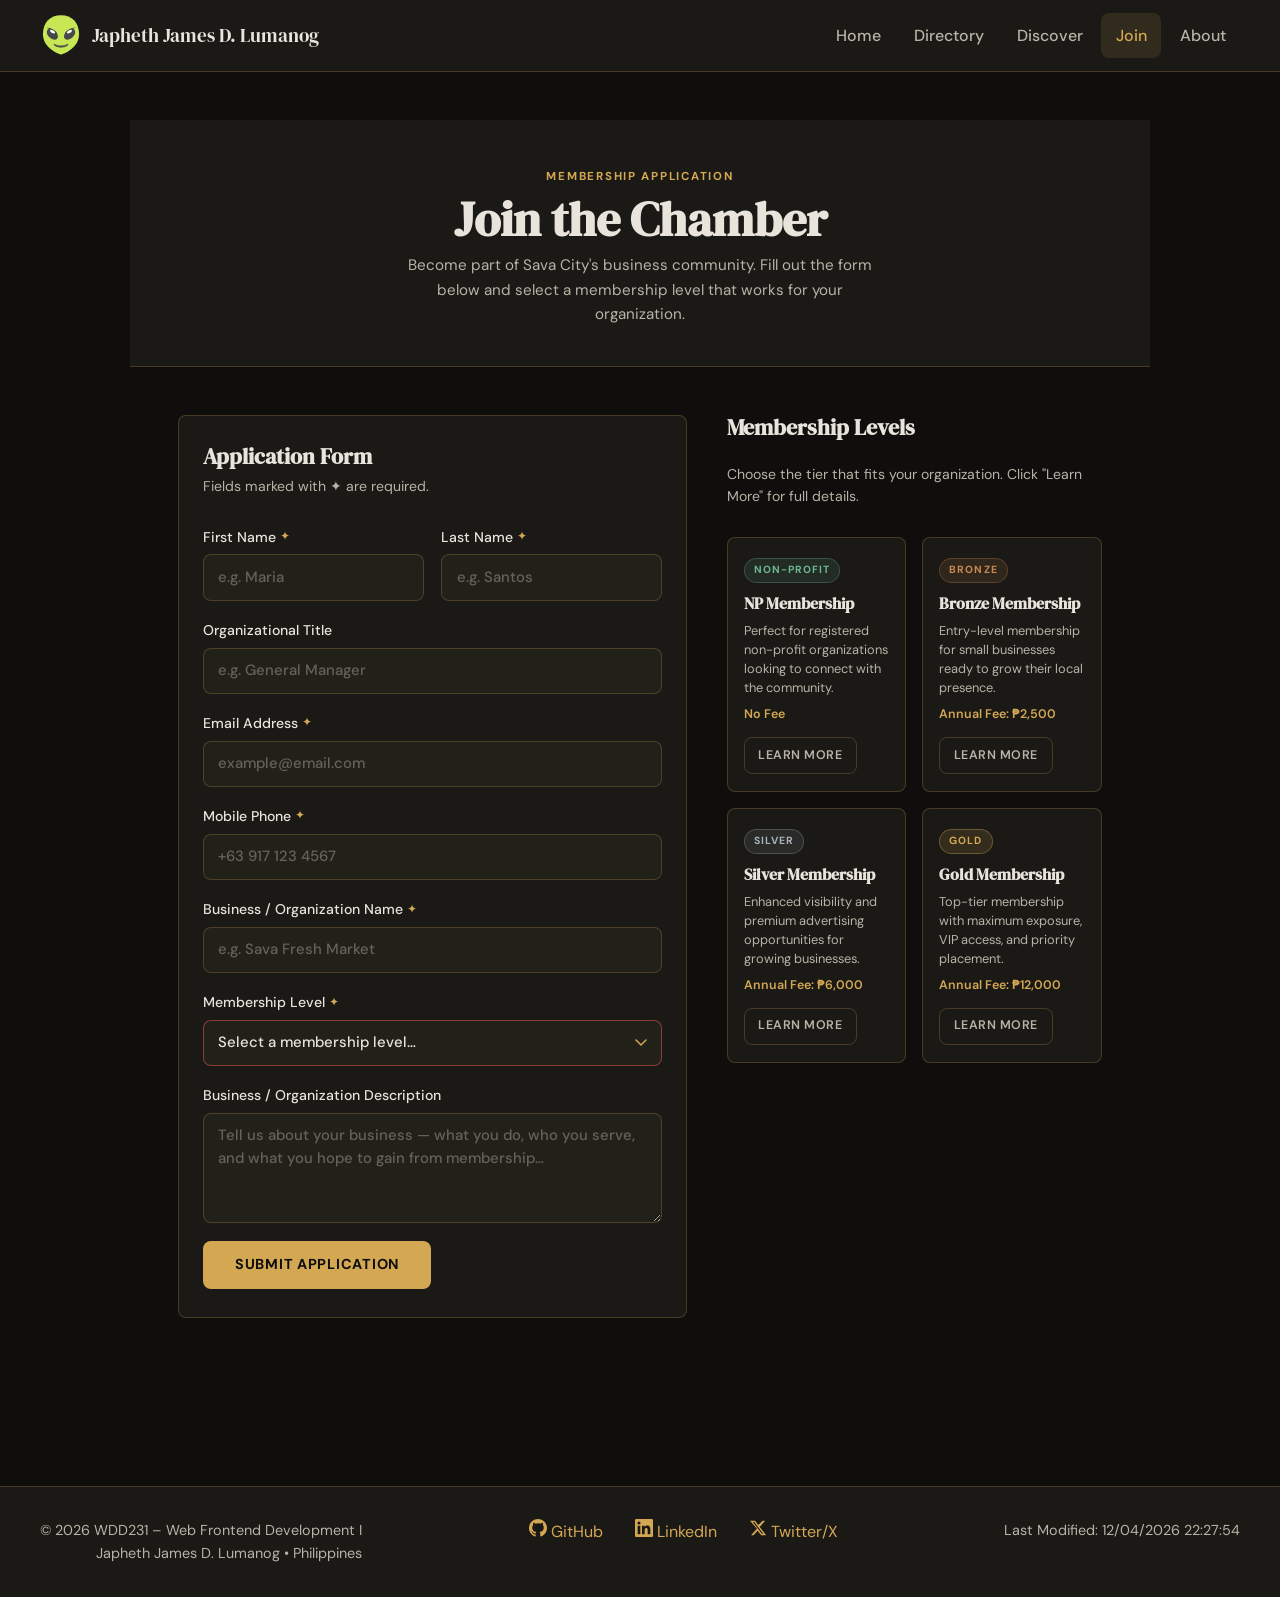
<file: chamber/join.html>
<!doctype html>
<html lang="en">
  <head>
    <meta charset="UTF-8" />
    <meta name="viewport" content="width=device-width, initial-scale=1.0" />
    <meta
      name="description"
      content="Apply to join the Sava City Chamber of Commerce. Choose a membership level and fill out our quick application form."
    />
    <meta name="author" content="Japheth James D. Lumanog" />
    <meta property="og:title" content="Join | Sava City Chamber of Commerce" />
    <meta
      property="og:description"
      content="Become a member of the Sava City Chamber of Commerce and grow your business with us."
    />
    <meta
      property="og:image"
      content="https://japhethlumanog.github.io/wdd231/chamber/images/chamber-social.svg"
    />
    <meta
      property="og:url"
      content="https://japhethlumanog.github.io/wdd231/chamber/join.html"
    />
    <title>Join | Sava City Chamber of Commerce</title>

    <link rel="icon" href="images/favicon.svg" type="image/svg+xml" />

    <link rel="preconnect" href="https://fonts.googleapis.com" />
    <link rel="preconnect" href="https://fonts.gstatic.com" crossorigin />
    <link
      href="https://fonts.googleapis.com/css2?family=DM+Serif+Display:ital@0;1&family=DM+Sans:wght@300;400;500;600&display=swap"
      rel="stylesheet"
    />

    <link rel="stylesheet" href="styles/normalize.css" />
    <link rel="stylesheet" href="styles/small.css" />
    <link rel="stylesheet" href="styles/larger.css" />
    <link rel="stylesheet" href="styles/join.css" />

    <script src="scripts/navigation.js" defer></script>
    <script src="scripts/dates.js" defer></script>
    <script src="scripts/join.js" defer></script>
  </head>
  <body>
    <!-- ══ HEADER ══ -->
    <header>
      <div class="header-inner">
        <div class="logo-group">
          <img src="images/site-logo.svg" alt="Site Logo" class="site-logo" />
          <span class="site-name">Japheth James D. Lumanog</span>
        </div>
        <button
          class="hamburger"
          id="hamburger"
          aria-label="Toggle navigation menu"
          aria-expanded="false"
        >
          <span></span><span></span><span></span>
        </button>
      </div>
      <nav id="nav-menu">
        <ul>
          <li><a href="index.html">Home</a></li>
          <li><a href="directory.html">Directory</a></li>
          <li><a href="discover.html">Discover</a></li>
          <li><a href="join.html" class="active">Join</a></li>
          <li><a href="#">About</a></li>
        </ul>
      </nav>
    </header>

    <!-- ══ MAIN JOIN LAYOUT ══ -->
    <main id="main-content">
      <!-- ══ PAGE BANNER ══ -->
      <div class="page-banner">
        <p class="banner-eyebrow">Membership Application</p>
        <h1>Join the Chamber</h1>
        <p>
          Become part of Sava City's business community. Fill out the form below
          and select a membership level that works for your organization.
        </p>
      </div>

      <div class="join-layout">
        <!-- ── APPLICATION FORM ── -->
        <section class="form-section" aria-labelledby="form-heading">
          <h2 class="form-section-title" id="form-heading">Application Form</h2>
          <p class="form-section-sub">
            Fields marked with <span aria-hidden="true">✦</span
            ><span class="sr-only">an asterisk</span> are required.
          </p>

          <form
            method="get"
            action="thankyou.html"
            class="membership-form"
            novalidate
          >
            <!-- First + Last Name -->
            <div class="field-row">
              <label>
                <span class="label-text">
                  First Name
                  <span class="required-star" aria-hidden="true">✦</span>
                </span>
                <input
                  type="text"
                  name="fname"
                  title="Enter your first name"
                  autocomplete="given-name"
                  placeholder="e.g. Maria"
                  required
                />
              </label>

              <label>
                <span class="label-text">
                  Last Name
                  <span class="required-star" aria-hidden="true">✦</span>
                </span>
                <input
                  type="text"
                  name="lname"
                  title="Enter your last name"
                  autocomplete="family-name"
                  placeholder="e.g. Santos"
                  required
                />
              </label>
            </div>

            <!-- Organizational Title -->
            <label>
              <span class="label-text">Organizational Title</span>
              <input
                type="text"
                name="org-title"
                title="Your title within the organization — letters, hyphens, and spaces only, minimum 7 characters"
                autocomplete="organization-title"
                placeholder="e.g. General Manager"
                pattern="[A-Za-z\-\s]{7,}"
              />
            </label>

            <!-- Email -->
            <label>
              <span class="label-text">
                Email Address
                <span class="required-star" aria-hidden="true">✦</span>
              </span>
              <input
                type="email"
                name="email"
                title="Enter a valid email address"
                autocomplete="email"
                placeholder="example@email.com"
                required
              />
            </label>

            <!-- Mobile Phone -->
            <label>
              <span class="label-text">
                Mobile Phone
                <span class="required-star" aria-hidden="true">✦</span>
              </span>
              <input
                type="tel"
                name="mobile"
                title="Enter your mobile phone number"
                autocomplete="tel"
                placeholder="+63 917 123 4567"
                required
              />
            </label>

            <!-- Organization Name -->
            <label>
              <span class="label-text">
                Business / Organization Name
                <span class="required-star" aria-hidden="true">✦</span>
              </span>
              <input
                type="text"
                name="org-name"
                title="Enter the full name of your business or organization"
                autocomplete="organization"
                placeholder="e.g. Sava Fresh Market"
                required
              />
            </label>

            <!-- Membership Level -->
            <label>
              <span class="label-text">
                Membership Level
                <span class="required-star" aria-hidden="true">✦</span>
              </span>
              <select
                name="membership"
                title="Select a membership level"
                required
              >
                <option value="" disabled selected>
                  Select a membership level…
                </option>
                <option value="np">NP Membership — Non-Profit (Free)</option>
                <option value="bronze">Bronze Membership</option>
                <option value="silver">Silver Membership</option>
                <option value="gold">Gold Membership</option>
              </select>
            </label>

            <!-- Business Description -->
            <label>
              <span class="label-text"
                >Business / Organization Description</span
              >
              <textarea
                name="description"
                title="Briefly describe your business or organization"
                placeholder="Tell us about your business — what you do, who you serve, and what you hope to gain from membership…"
              ></textarea>
            </label>

            <!-- Hidden Timestamp -->
            <input type="hidden" id="timestamp" name="timestamp" />

            <!-- Submit -->
            <input
              type="submit"
              class="btn-submit"
              value="Submit Application"
            />
          </form>
        </section>

        <!-- ── MEMBERSHIP CARDS ── -->
        <aside class="cards-section" aria-labelledby="cards-heading">
          <h2 class="cards-section-title" id="cards-heading">
            Membership Levels
          </h2>
          <p class="cards-section-sub">
            Choose the tier that fits your organization. Click "Learn More" for
            full details.
          </p>

          <div class="membership-cards">
            <!-- NP Card -->
            <div class="membership-card">
              <span class="card-tier-badge badge-np">Non-Profit</span>
              <h3 class="card-title">NP Membership</h3>
              <p class="card-desc">
                Perfect for registered non-profit organizations looking to
                connect with the community.
              </p>
              <p class="card-fee">No Fee</p>
              <button
                class="btn-learn-more"
                aria-haspopup="dialog"
                data-modal="modal-np"
              >
                Learn More
              </button>
            </div>

            <!-- Bronze Card -->
            <div class="membership-card">
              <span class="card-tier-badge badge-bronze">Bronze</span>
              <h3 class="card-title">Bronze Membership</h3>
              <p class="card-desc">
                Entry-level membership for small businesses ready to grow their
                local presence.
              </p>
              <p class="card-fee">Annual Fee: ₱2,500</p>
              <button
                class="btn-learn-more"
                aria-haspopup="dialog"
                data-modal="modal-bronze"
              >
                Learn More
              </button>
            </div>

            <!-- Silver Card -->
            <div class="membership-card">
              <span class="card-tier-badge badge-silver">Silver</span>
              <h3 class="card-title">Silver Membership</h3>
              <p class="card-desc">
                Enhanced visibility and premium advertising opportunities for
                growing businesses.
              </p>
              <p class="card-fee">Annual Fee: ₱6,000</p>
              <button
                class="btn-learn-more"
                aria-haspopup="dialog"
                data-modal="modal-silver"
              >
                Learn More
              </button>
            </div>

            <!-- Gold Card -->
            <div class="membership-card">
              <span class="card-tier-badge badge-gold">Gold</span>
              <h3 class="card-title">Gold Membership</h3>
              <p class="card-desc">
                Top-tier membership with maximum exposure, VIP access, and
                priority placement.
              </p>
              <p class="card-fee">Annual Fee: ₱12,000</p>
              <button
                class="btn-learn-more"
                aria-haspopup="dialog"
                data-modal="modal-gold"
              >
                Learn More
              </button>
            </div>
          </div>
        </aside>
      </div>
      <!-- /.join-layout -->
    </main>

    <!-- ══ FOOTER ══ -->
    <footer>
      <div class="footer-meta">
        <p id="copyright"></p>
        <p>Japheth James D. Lumanog &bull; Philippines</p>
      </div>

      <div class="footer-social">
        <a
          href="https://github.com/yourusername"
          target="_blank"
          rel="noopener noreferrer"
        >
          <svg viewBox="0 0 24 24" aria-hidden="true" focusable="false">
            <path
              d="M12 0C5.374 0 0 5.373 0 12c0 5.302 3.438 9.8 8.207 11.387.599.111.793-.261.793-.577v-2.234c-3.338.726-4.033-1.416-4.033-1.416-.546-1.387-1.333-1.756-1.333-1.756-1.089-.745.083-.729.083-.729 1.205.084 1.839 1.237 1.839 1.237 1.07 1.834 2.807 1.304 3.492.997.107-.775.418-1.305.762-1.604-2.665-.305-5.467-1.334-5.467-5.931 0-1.311.469-2.381 1.236-3.221-.124-.303-.535-1.524.117-3.176 0 0 1.008-.322 3.301 1.23A11.509 11.509 0 0112 5.803c1.02.005 2.047.138 3.006.404 2.291-1.552 3.297-1.23 3.297-1.23.653 1.653.242 2.874.118 3.176.77.84 1.235 1.911 1.235 3.221 0 4.609-2.807 5.624-5.479 5.921.43.372.823 1.102.823 2.222v3.293c0 .319.192.694.801.576C20.566 21.797 24 17.3 24 12c0-6.627-5.373-12-12-12z"
            />
          </svg>
          GitHub
        </a>
        <a
          href="https://linkedin.com/in/yourusername"
          target="_blank"
          rel="noopener noreferrer"
        >
          <svg viewBox="0 0 24 24" aria-hidden="true" focusable="false">
            <path
              d="M20.447 20.452h-3.554v-5.569c0-1.328-.027-3.037-1.852-3.037-1.853 0-2.136 1.445-2.136 2.939v5.667H9.351V9h3.414v1.561h.046c.477-.9 1.637-1.85 3.37-1.85 3.601 0 4.267 2.37 4.267 5.455v6.286zM5.337 7.433a2.062 2.062 0 01-2.063-2.065 2.064 2.064 0 112.063 2.065zm1.782 13.019H3.555V9h3.564v11.452zM22.225 0H1.771C.792 0 0 .774 0 1.729v20.542C0 23.227.792 24 1.771 24h20.451C23.2 24 24 23.227 24 22.271V1.729C24 .774 23.2 0 22.222 0h.003z"
            />
          </svg>
          LinkedIn
        </a>
        <a
          href="https://twitter.com/yourusername"
          target="_blank"
          rel="noopener noreferrer"
        >
          <svg viewBox="0 0 24 24" focusable="false">
            <path
              d="M18.244 2.25h3.308l-7.227 8.26 8.502 11.24H16.17l-4.714-6.231-5.401 6.231H2.744l7.737-8.835L1.254 2.25H8.08l4.259 5.63 5.905-5.63zm-1.161 17.52h1.833L7.084 4.126H5.117z"
            />
          </svg>
          Twitter/X
        </a>
      </div>

      <div class="footer-modified">
        <p id="lastModified"></p>
      </div>
    </footer>

    <!-- ══ MODALS ══ -->

    <!-- NP Modal -->
    <dialog id="modal-np" aria-labelledby="modal-np-title" aria-modal="true">
      <div class="modal-inner">
        <div class="modal-header">
          <div class="modal-title-group">
            <span class="card-tier-badge badge-np">Non-Profit</span>
            <h3 class="modal-title" id="modal-np-title">NP Membership</h3>
          </div>
          <button
            class="modal-close"
            aria-label="Close NP Membership details"
            data-close-modal="modal-np"
          >
            ✕
          </button>
        </div>
        <hr class="modal-divider" />
        <p class="modal-benefits-label">Member Benefits</p>
        <ul class="modal-benefits">
          <li>Free annual membership — no fees for registered non-profits</li>
          <li>Community networking at Chamber-hosted events</li>
          <li>Event participation and volunteer opportunities</li>
          <li>Access to the Chamber member directory listing</li>
          <li>Monthly Chamber newsletter and announcements</li>
        </ul>
        <p class="modal-fee-note">
          <strong>Annual Fee: Free</strong> — for officially registered
          non-profit organizations only.
        </p>
        <div class="modal-footer">
          <button class="btn-modal-close" data-close-modal="modal-np">
            Got It
          </button>
        </div>
      </div>
    </dialog>

    <!-- Bronze Modal -->
    <dialog
      id="modal-bronze"
      aria-labelledby="modal-bronze-title"
      aria-modal="true"
    >
      <div class="modal-inner">
        <div class="modal-header">
          <div class="modal-title-group">
            <span class="card-tier-badge badge-bronze">Bronze</span>
            <h3 class="modal-title" id="modal-bronze-title">
              Bronze Membership
            </h3>
          </div>
          <button
            class="modal-close"
            aria-label="Close Bronze Membership details"
            data-close-modal="modal-bronze"
          >
            ✕
          </button>
        </div>
        <hr class="modal-divider" />
        <p class="modal-benefits-label">Member Benefits</p>
        <ul class="modal-benefits">
          <li>Business directory listing on the Chamber website</li>
          <li>Monthly networking event invitations</li>
          <li>Discounts on Chamber-hosted training sessions</li>
          <li>Access to the Chamber member resources portal</li>
          <li>Monthly Chamber newsletter and announcements</li>
        </ul>
        <p class="modal-fee-note">
          <strong>Annual Fee: ₱2,500</strong> — billed once per year.
        </p>
        <div class="modal-footer">
          <button class="btn-modal-close" data-close-modal="modal-bronze">
            Got It
          </button>
        </div>
      </div>
    </dialog>

    <!-- Silver Modal -->
    <dialog
      id="modal-silver"
      aria-labelledby="modal-silver-title"
      aria-modal="true"
    >
      <div class="modal-inner">
        <div class="modal-header">
          <div class="modal-title-group">
            <span class="card-tier-badge badge-silver">Silver</span>
            <h3 class="modal-title" id="modal-silver-title">
              Silver Membership
            </h3>
          </div>
          <button
            class="modal-close"
            aria-label="Close Silver Membership details"
            data-close-modal="modal-silver"
          >
            ✕
          </button>
        </div>
        <hr class="modal-divider" />
        <p class="modal-benefits-label">Member Benefits</p>
        <ul class="modal-benefits">
          <li>
            Homepage spotlight — featured in the Member Spotlights section
          </li>
          <li>Premium advertising placement in Chamber publications</li>
          <li>Discounted event registration fees</li>
          <li>Business skills workshops and exclusive webinars</li>
          <li>All Bronze-level benefits included</li>
        </ul>
        <p class="modal-fee-note">
          <strong>Annual Fee: ₱6,000</strong> — billed once per year.
        </p>
        <div class="modal-footer">
          <button class="btn-modal-close" data-close-modal="modal-silver">
            Got It
          </button>
        </div>
      </div>
    </dialog>

    <!-- Gold Modal -->
    <dialog
      id="modal-gold"
      aria-labelledby="modal-gold-title"
      aria-modal="true"
    >
      <div class="modal-inner">
        <div class="modal-header">
          <div class="modal-title-group">
            <span class="card-tier-badge badge-gold">Gold</span>
            <h3 class="modal-title" id="modal-gold-title">Gold Membership</h3>
          </div>
          <button
            class="modal-close"
            aria-label="Close Gold Membership details"
            data-close-modal="modal-gold"
          >
            ✕
          </button>
        </div>
        <hr class="modal-divider" />
        <p class="modal-benefits-label">Member Benefits</p>
        <ul class="modal-benefits">
          <li>
            Featured homepage placement — prominently displayed every visit
          </li>
          <li>VIP access to all Chamber events and galas</li>
          <li>Dedicated social media promotion on Chamber channels</li>
          <li>Exclusive sponsorship opportunities for Chamber events</li>
          <li>Priority advertising position in all Chamber materials</li>
          <li>All Silver-level benefits included</li>
        </ul>
        <p class="modal-fee-note">
          <strong>Annual Fee: ₱12,000</strong> — billed once per year.
        </p>
        <div class="modal-footer">
          <button class="btn-modal-close" data-close-modal="modal-gold">
            Got It
          </button>
        </div>
      </div>
    </dialog>
  </body>
</html>
</file>
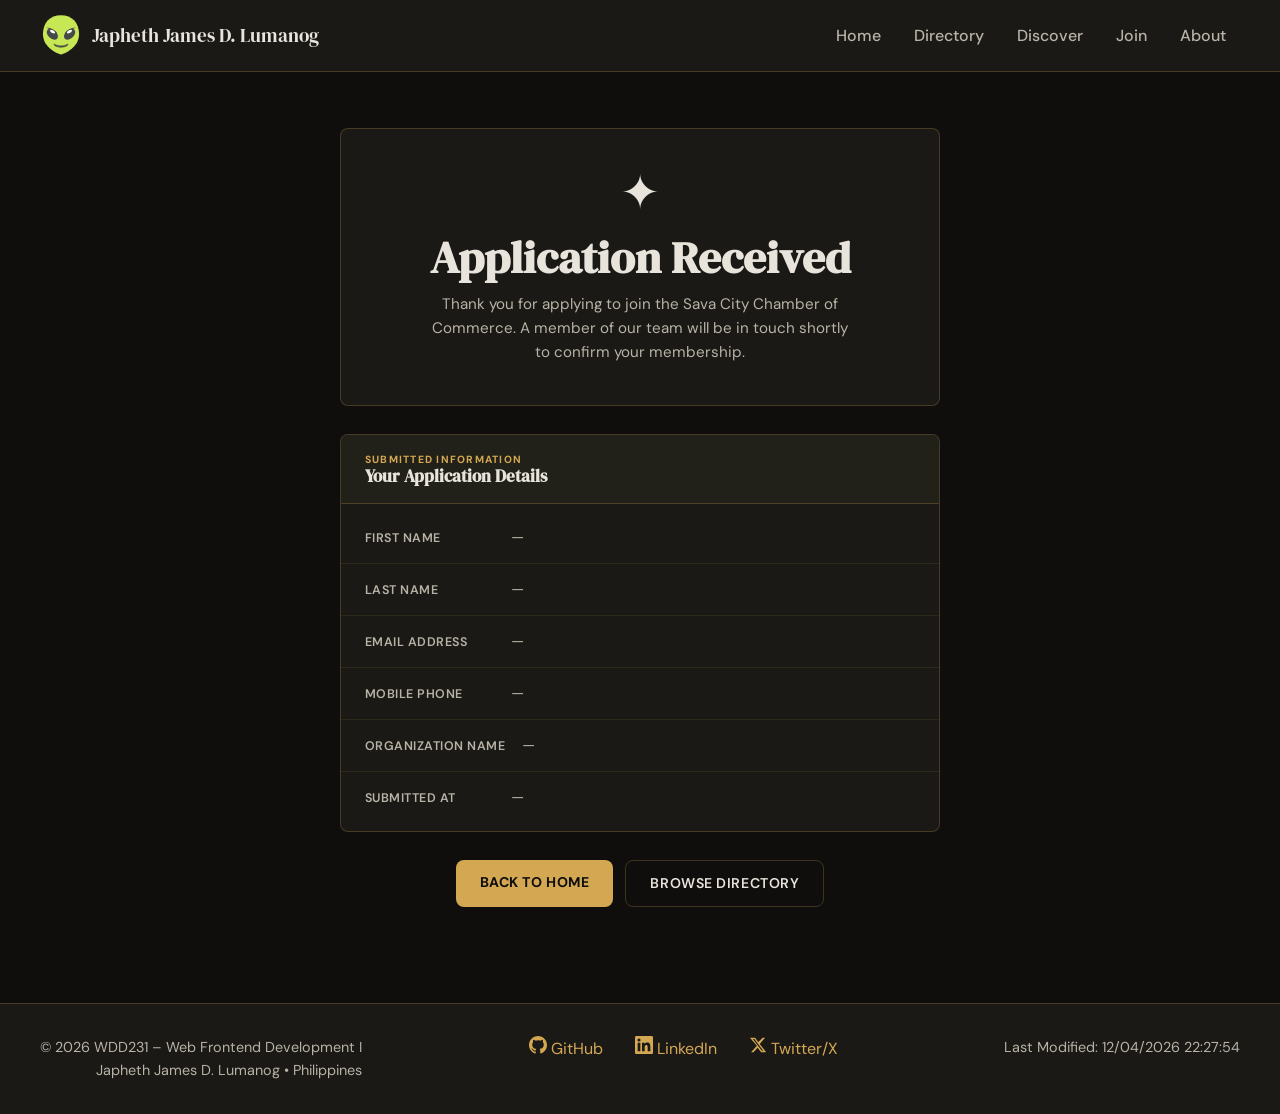
<file: chamber/thankyou.html>
<!doctype html>
<html lang="en">
  <head>
    <meta charset="UTF-8" />
    <meta name="viewport" content="width=device-width, initial-scale=1.0" />
    <meta
      name="description"
      content="Thank you for applying to join the Sava City Chamber of Commerce. Your application has been received."
    />
    <meta name="author" content="Japheth James D. Lumanog" />
    <title>Thank You | Sava City Chamber of Commerce</title>

    <link rel="icon" href="images/favicon.svg" type="image/svg+xml" />

    <link rel="preconnect" href="https://fonts.googleapis.com" />
    <link rel="preconnect" href="https://fonts.gstatic.com" crossorigin />
    <link
      href="https://fonts.googleapis.com/css2?family=DM+Serif+Display:ital@0;1&family=DM+Sans:wght@300;400;500;600&display=swap"
      rel="stylesheet"
    />

    <link rel="stylesheet" href="styles/normalize.css" />
    <link rel="stylesheet" href="styles/small.css" />
    <link rel="stylesheet" href="styles/larger.css" />
    <link rel="stylesheet" href="styles/join.css" />

    <script src="scripts/navigation.js" defer></script>
    <script src="scripts/dates.js" defer></script>
    <script src="scripts/thankyou.js" defer></script>
  </head>
  <body>
    <!-- ══ HEADER ══ -->
    <header>
      <div class="header-inner">
        <div class="logo-group">
          <img src="images/site-logo.svg" alt="Site Logo" class="site-logo" />
          <span class="site-name">Japheth James D. Lumanog</span>
        </div>
        <button
          class="hamburger"
          id="hamburger"
          aria-label="Toggle navigation menu"
          aria-expanded="false"
        >
          <span></span><span></span><span></span>
        </button>
      </div>
      <nav id="nav-menu">
        <ul>
          <li><a href="index.html">Home</a></li>
          <li><a href="directory.html">Directory</a></li>
          <li><a href="discover.html">Discover</a></li>
          <li><a href="join.html">Join</a></li>
          <li><a href="#">About</a></li>
        </ul>
      </nav>
    </header>

    <!-- ══ MAIN ══ -->
    <main class="thankyou-main" id="main-content">
      <!-- Hero confirmation -->
      <div class="thankyou-hero">
        <div class="thankyou-icon" aria-hidden="true">✦</div>
        <h1>Application Received</h1>
        <p>
          Thank you for applying to join the Sava City Chamber of Commerce. A
          member of our team will be in touch shortly to confirm your
          membership.
        </p>
      </div>

      <!-- Submitted data card -->
      <div
        class="submission-card"
        aria-label="Your submitted application details"
      >
        <div class="submission-card-header">
          <div>
            <p class="submission-card-label">Submitted Information</p>
            <h2>Your Application Details</h2>
          </div>
        </div>
        <div class="submission-rows" id="submission-rows">
          <!-- populated by thankyou.js -->
        </div>
      </div>

      <!-- Actions -->
      <div class="thankyou-actions">
        <a href="index.html" class="cta-join">Back to Home</a>
        <a href="directory.html" class="btn-ghost">Browse Directory</a>
      </div>
    </main>

    <!-- ══ FOOTER ══ -->
    <footer>
      <div class="footer-meta">
        <p id="copyright"></p>
        <p>Japheth James D. Lumanog &bull; Philippines</p>
      </div>

      <div class="footer-social">
        <a
          href="https://github.com/yourusername"
          target="_blank"
          rel="noopener noreferrer"
        >
          <svg viewBox="0 0 24 24" aria-hidden="true" focusable="false">
            <path
              d="M12 0C5.374 0 0 5.373 0 12c0 5.302 3.438 9.8 8.207 11.387.599.111.793-.261.793-.577v-2.234c-3.338.726-4.033-1.416-4.033-1.416-.546-1.387-1.333-1.756-1.333-1.756-1.089-.745.083-.729.083-.729 1.205.084 1.839 1.237 1.839 1.237 1.07 1.834 2.807 1.304 3.492.997.107-.775.418-1.305.762-1.604-2.665-.305-5.467-1.334-5.467-5.931 0-1.311.469-2.381 1.236-3.221-.124-.303-.535-1.524.117-3.176 0 0 1.008-.322 3.301 1.23A11.509 11.509 0 0112 5.803c1.02.005 2.047.138 3.006.404 2.291-1.552 3.297-1.23 3.297-1.23.653 1.653.242 2.874.118 3.176.77.84 1.235 1.911 1.235 3.221 0 4.609-2.807 5.624-5.479 5.921.43.372.823 1.102.823 2.222v3.293c0 .319.192.694.801.576C20.566 21.797 24 17.3 24 12c0-6.627-5.373-12-12-12z"
            />
          </svg>
          GitHub
        </a>
        <a
          href="https://linkedin.com/in/yourusername"
          target="_blank"
          rel="noopener noreferrer"
        >
          <svg viewBox="0 0 24 24" aria-hidden="true" focusable="false">
            <path
              d="M20.447 20.452h-3.554v-5.569c0-1.328-.027-3.037-1.852-3.037-1.853 0-2.136 1.445-2.136 2.939v5.667H9.351V9h3.414v1.561h.046c.477-.9 1.637-1.85 3.37-1.85 3.601 0 4.267 2.37 4.267 5.455v6.286zM5.337 7.433a2.062 2.062 0 01-2.063-2.065 2.064 2.064 0 112.063 2.065zm1.782 13.019H3.555V9h3.564v11.452zM22.225 0H1.771C.792 0 0 .774 0 1.729v20.542C0 23.227.792 24 1.771 24h20.451C23.2 24 24 23.227 24 22.271V1.729C24 .774 23.2 0 22.222 0h.003z"
            />
          </svg>
          LinkedIn
        </a>
        <a
          href="https://twitter.com/yourusername"
          target="_blank"
          rel="noopener noreferrer"
        >
          <svg viewBox="0 0 24 24" focusable="false">
            <path
              d="M18.244 2.25h3.308l-7.227 8.26 8.502 11.24H16.17l-4.714-6.231-5.401 6.231H2.744l7.737-8.835L1.254 2.25H8.08l4.259 5.63 5.905-5.63zm-1.161 17.52h1.833L7.084 4.126H5.117z"
            />
          </svg>
          Twitter/X
        </a>
      </div>

      <div class="footer-modified">
        <p id="lastModified"></p>
      </div>
    </footer>
  </body>
</html>
</file>
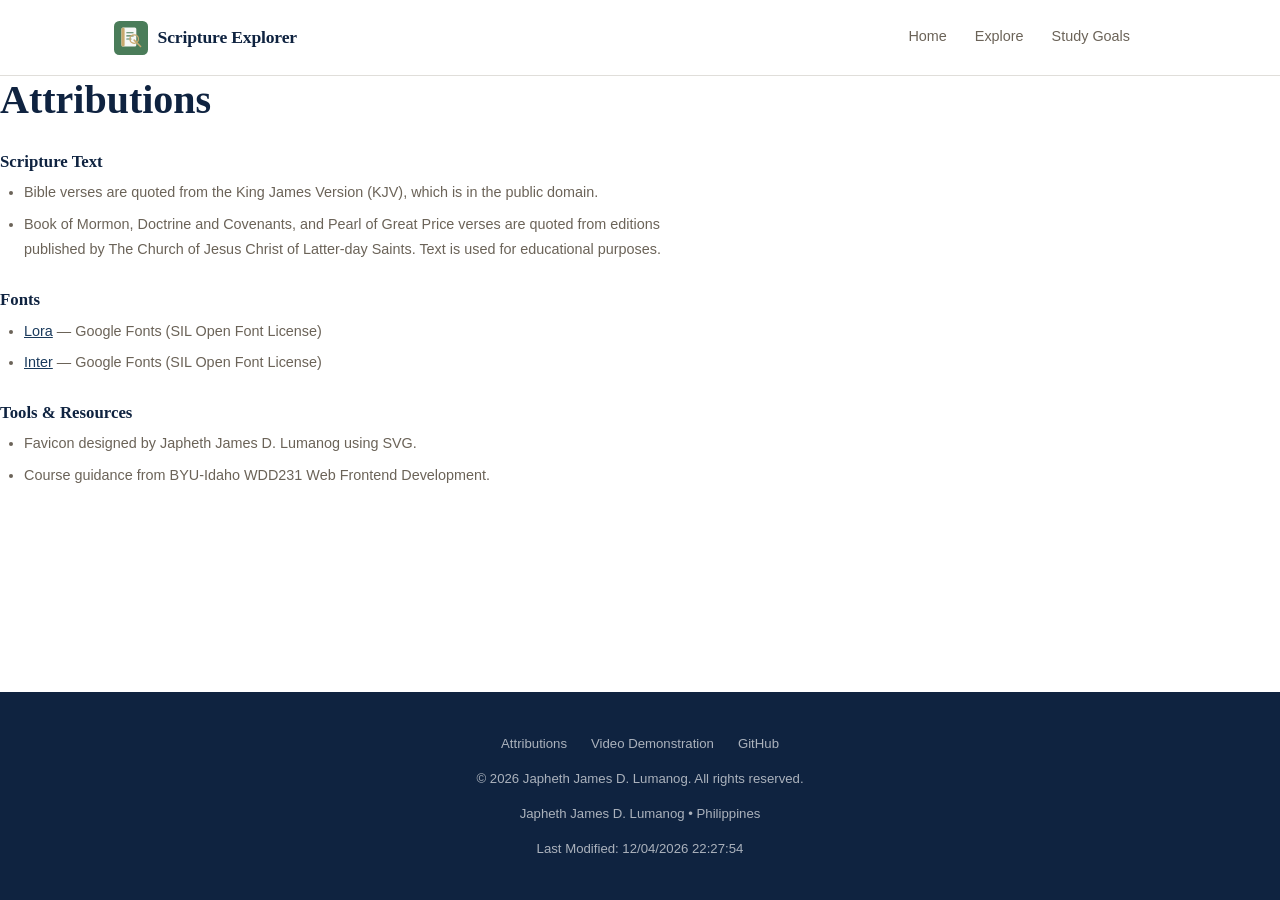
<file: final/attributions.html>
<!doctype html>
<html lang="en">
  <head>
    <meta charset="UTF-8" />
    <meta name="viewport" content="width=device-width, initial-scale=1.0" />
    <meta
      name="description"
      content="Attributions and sources used in Scripture Explorer."
    />
    <meta name="author" content="Japheth James D. Lumanog" />
    <title>Scripture Explorer | Attributions</title>
    <link rel="icon" href="images/favicon.svg" type="image/svg+xml" />
    <link rel="stylesheet" href="styles/normalize.css" />
    <link rel="stylesheet" href="styles/site.css" />
    <script type="module" src="scripts/navigation.js"></script>
    <script type="module" src="scripts/dates.js"></script>
  </head>
  <body>
    <a class="skip-link" href="#main-content">Skip to content</a>

    <header>
      <div class="header-inner">
        <div class="logo-group">
          <img
            src="images/favicon.svg"
            alt="Scripture Explorer logo"
            class="site-logo"
            loading="lazy"
          />
          <span class="site-name">Scripture Explorer</span>
        </div>
        <button
          class="hamburger"
          id="hamburger"
          aria-label="Toggle navigation menu"
          aria-expanded="false"
        >
          <span></span><span></span><span></span>
        </button>
        <nav id="nav-menu" aria-label="Main navigation">
          <ul>
            <li><a href="index.html">Home</a></li>
            <li><a href="explore.html">Explore</a></li>
            <li><a href="study.html">Study Goals</a></li>
          </ul>
        </nav>
      </div>
    </header>

    <main id="main-content">
      <section>
        <h1>Attributions</h1>
        <div class="attributions-content">
          <h2>Scripture Text</h2>
          <ul>
            <li>
              Bible verses are quoted from the King James Version (KJV), which
              is in the public domain.
            </li>
            <li>
              Book of Mormon, Doctrine and Covenants, and Pearl of Great Price
              verses are quoted from editions published by The Church of Jesus
              Christ of Latter-day Saints. Text is used for educational
              purposes.
            </li>
          </ul>

          <h2>Fonts</h2>
          <ul>
            <li>
              <a
                href="https://fonts.google.com/specimen/Lora"
                target="_blank"
                rel="noopener noreferrer"
                >Lora</a
              >
              — Google Fonts (SIL Open Font License)
            </li>
            <li>
              <a
                href="https://fonts.google.com/specimen/Inter"
                target="_blank"
                rel="noopener noreferrer"
                >Inter</a
              >
              — Google Fonts (SIL Open Font License)
            </li>
          </ul>

          <h2>Tools &amp; Resources</h2>
          <ul>
            <li>Favicon designed by Japheth James D. Lumanog using SVG.</li>
            <li>
              Course guidance from BYU-Idaho WDD231 Web Frontend Development.
            </li>
          </ul>
        </div>
      </section>
    </main>

    <footer>
      <div class="footer-inner">
        <div class="footer-links">
          <a href="attributions.html">Attributions</a>
          <a
            href="https://www.loom.com/share/9b4aac7b0d074140adeda3a2ae3f6329"
            id="video-link"
            target="_blank"
            rel="noopener noreferrer"
            >Video Demonstration</a
          >
          <a
            href="https://github.com/japhethlumanog"
            target="_blank"
            rel="noopener noreferrer"
            >GitHub</a
          >
        </div>
        <p id="copyright"></p>
        <p>Japheth James D. Lumanog &bull; Philippines</p>
        <p id="lastModified"></p>
      </div>
    </footer>
  </body>
</html>
</file>
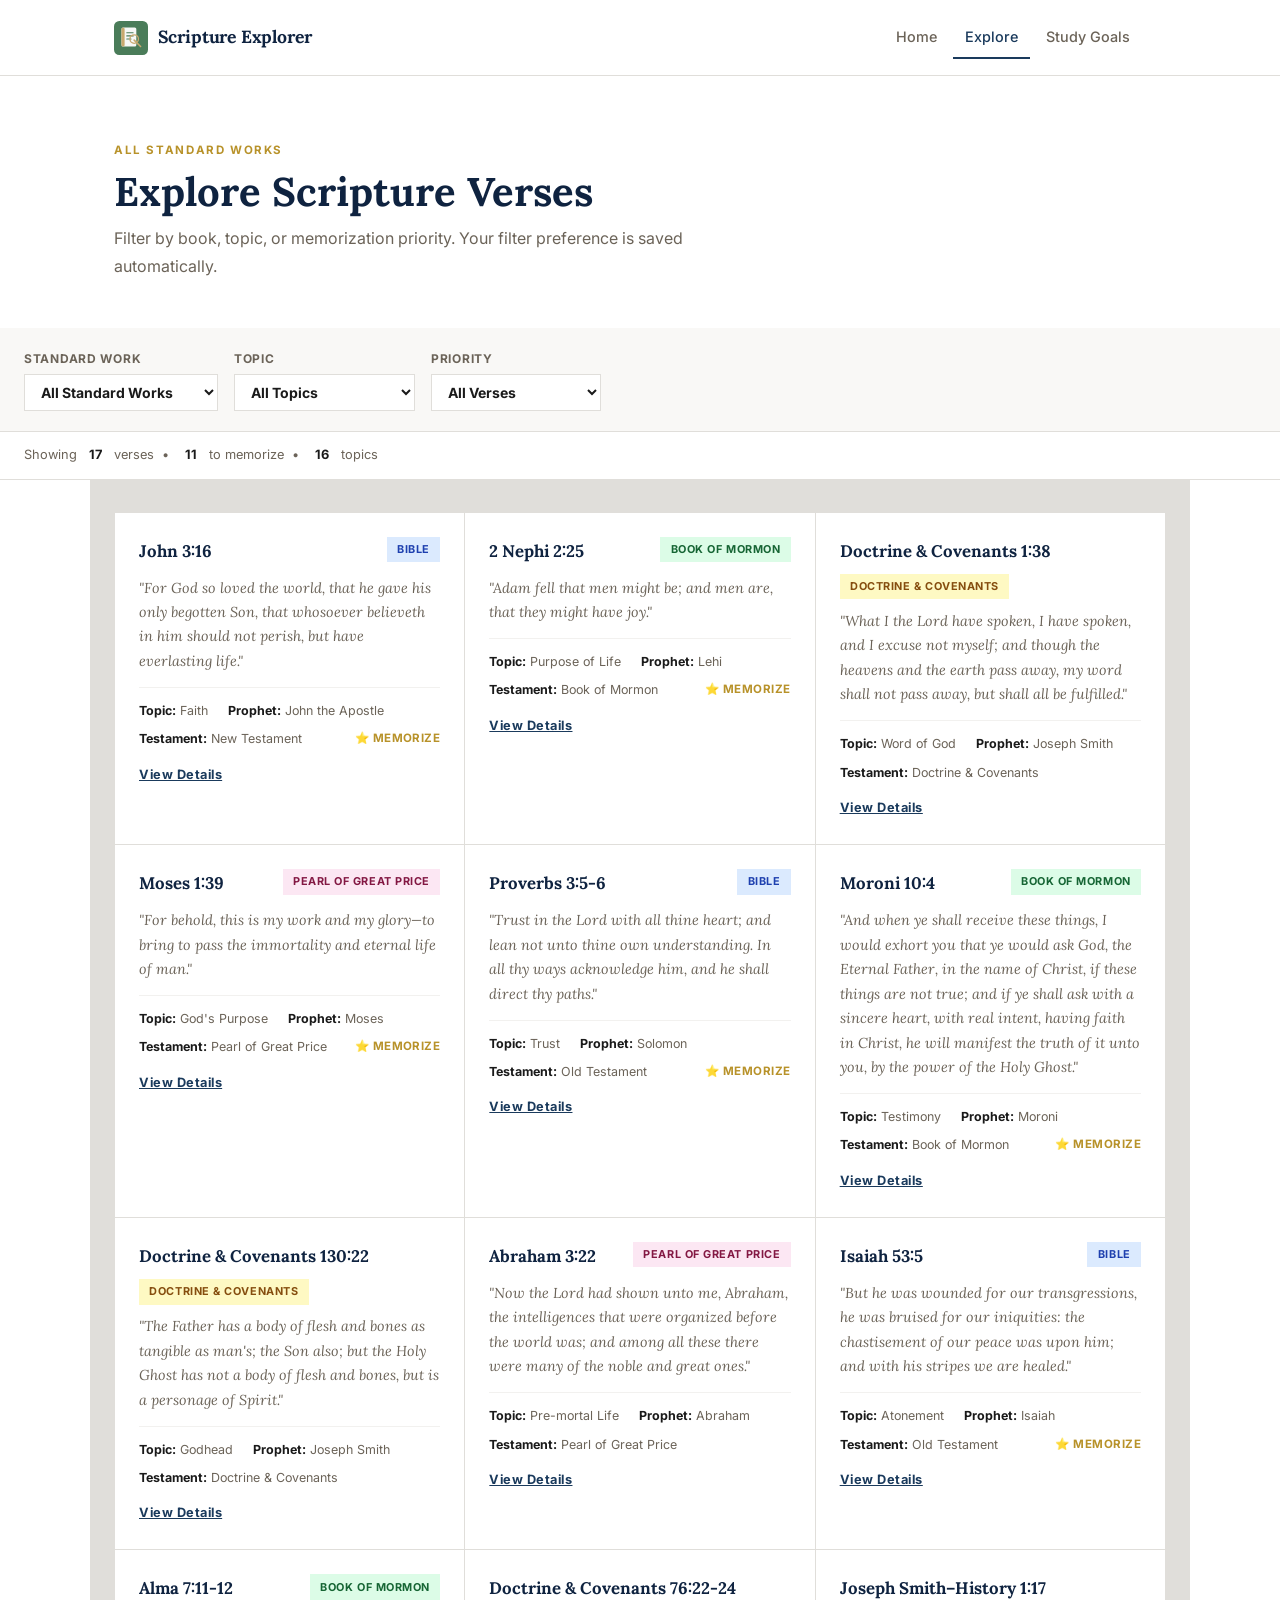
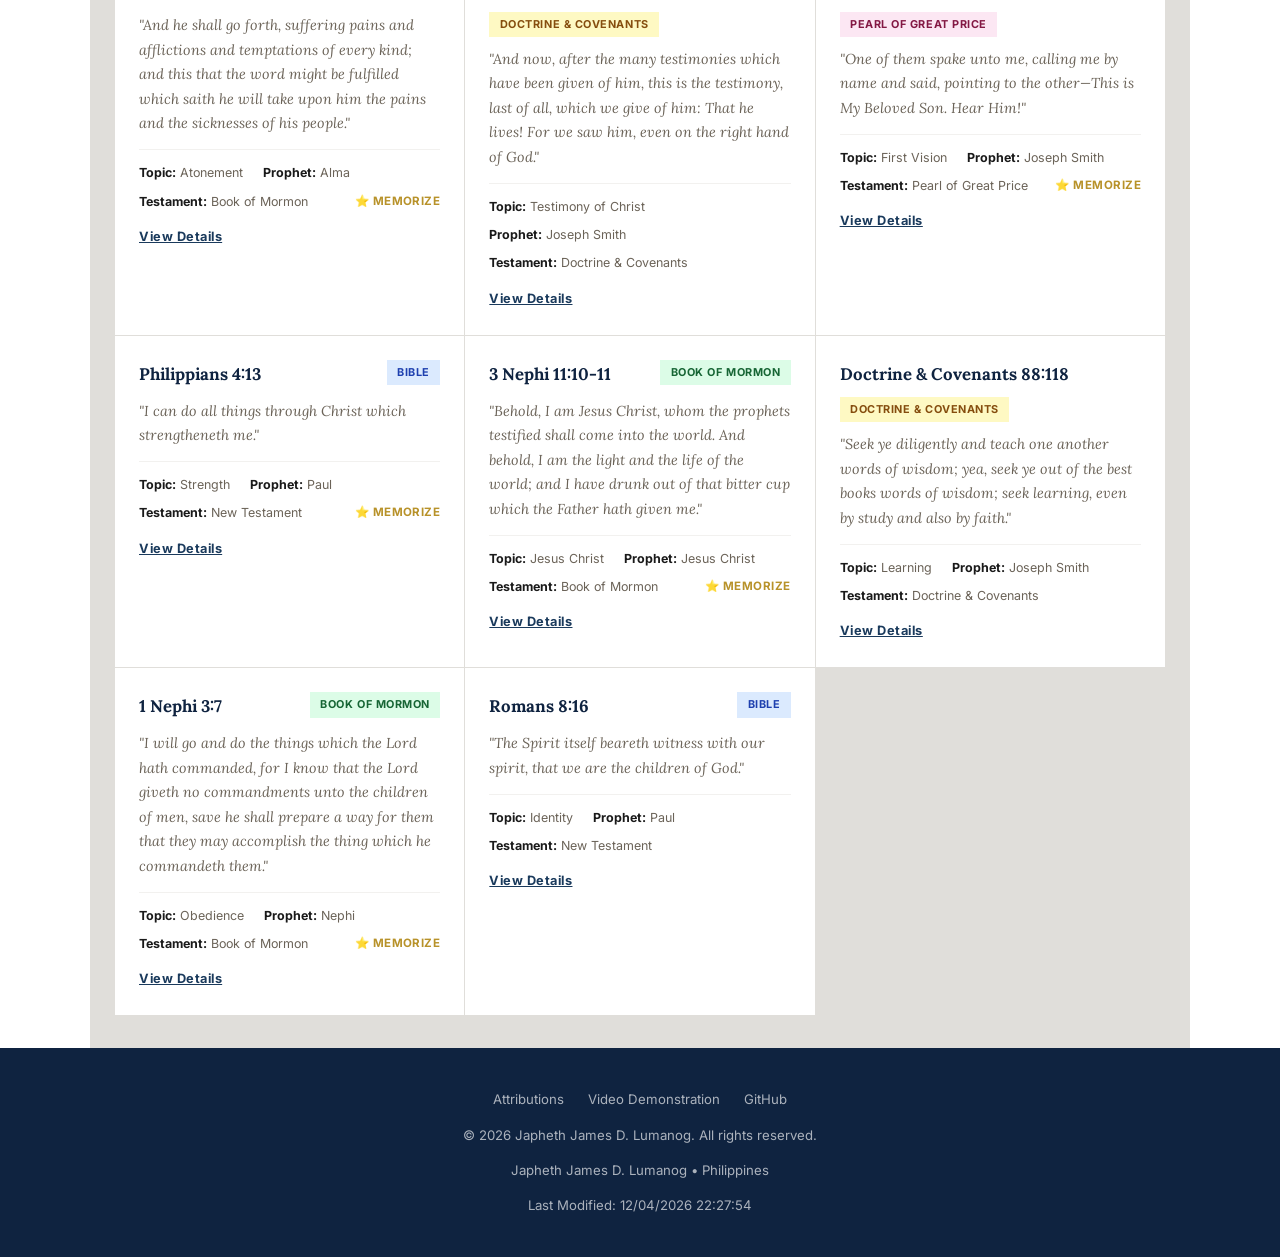
<file: final/explore.html>
<!doctype html>
<html lang="en">
  <head>
    <meta charset="UTF-8" />
    <meta name="viewport" content="width=device-width, initial-scale=1.0" />
    <meta
      name="description"
      content="Browse and filter key scripture verses from the Bible, Book of Mormon, Doctrine and Covenants, and Pearl of Great Price."
    />
    <meta name="author" content="Japheth James D. Lumanog" />
    <meta property="og:title" content="Scripture Explorer | Explore Verses" />
    <meta
      property="og:description"
      content="Filter and explore key verses from all four standard works of scripture."
    />
    <meta property="og:type" content="website" />
    <meta
      property="og:image"
      content="https://japhethlumanog.github.io/wdd231/final/images/jesus-light-lamps.webp"
    />
    <meta
      property="og:url"
      content="https://japhethlumanog.github.io/wdd231/final/explore.html"
    />
    <title>Scripture Explorer | Explore Verses</title>
    <link rel="icon" href="images/favicon.svg" type="image/svg+xml" />
    <link rel="preconnect" href="https://fonts.googleapis.com" />
    <link rel="preconnect" href="https://fonts.gstatic.com" crossorigin />
    <link
      href="https://fonts.googleapis.com/css2?family=Lora:ital,wght@0,400;0,700;1,400&family=Inter:wght@300;400;500;600&display=swap"
      rel="stylesheet"
    />
    <link rel="stylesheet" href="styles/normalize.css" />
    <link rel="stylesheet" href="styles/site.css" />
    <script type="module" src="scripts/navigation.js"></script>
    <script type="module" src="scripts/dates.js"></script>
    <script type="module" src="scripts/explore.js"></script>
  </head>
  <body>
    <a class="skip-link" href="#main-content">Skip to content</a>

    <header>
      <div class="header-inner">
        <div class="logo-group">
          <img
            src="images/favicon.svg"
            alt="Scripture Explorer logo"
            class="site-logo"
            loading="lazy"
          />
          <span class="site-name">Scripture Explorer</span>
        </div>
        <button
          class="hamburger"
          id="hamburger"
          aria-label="Toggle navigation menu"
          aria-expanded="false"
        >
          <span></span><span></span><span></span>
        </button>
        <nav id="nav-menu" aria-label="Main navigation">
          <ul>
            <li><a href="index.html">Home</a></li>
            <li><a href="explore.html" class="active">Explore</a></li>
            <li><a href="study.html">Study Goals</a></li>
          </ul>
        </nav>
      </div>
    </header>

    <main id="main-content">
      <div class="page-section page-section--tight">
        <p class="section-eyebrow">All Standard Works</p>
        <h1>Explore Scripture Verses</h1>
        <p class="section-intro">
          Filter by book, topic, or memorization priority. Your filter
          preference is saved automatically.
        </p>
      </div>

      <div class="filter-bar">
        <label for="book-filter"
          >Standard Work
          <select id="book-filter">
            <option value="all">All Standard Works</option>
            <option value="Bible">Bible</option>
            <option value="Book of Mormon">Book of Mormon</option>
            <option value="Doctrine &amp; Covenants">
              Doctrine &amp; Covenants
            </option>
            <option value="Pearl of Great Price">Pearl of Great Price</option>
          </select>
        </label>
        <label for="topic-filter"
          >Topic
          <select id="topic-filter">
            <option value="all">All Topics</option>
          </select>
        </label>
        <label for="memorize-filter"
          >Priority
          <select id="memorize-filter">
            <option value="all">All Verses</option>
            <option value="memorize">Memorize Only</option>
          </select>
        </label>
      </div>

      <div class="stats-bar">
        Showing <strong id="total-count">0</strong> verses &nbsp;&bull;&nbsp;
        <strong id="memorize-count">0</strong> to memorize &nbsp;&bull;&nbsp;
        <strong id="topic-count">0</strong> topics
      </div>

      <div id="scripture-list" aria-live="polite">
        <p class="list-loading">Loading scriptures…</p>
      </div>
    </main>

    <dialog id="verse-modal" aria-labelledby="modal-title">
      <div class="modal-inner">
        <div class="modal-header">
          <h2 id="modal-title">Verse Details</h2>
          <button
            class="modal-close"
            id="close-modal"
            type="button"
            aria-label="Close details"
          >
            &times;
          </button>
        </div>
        <div id="modal-body"></div>
      </div>
    </dialog>

    <footer>
      <div class="footer-inner">
        <div class="footer-links">
          <a href="attributions.html">Attributions</a>
          <a
            href="https://www.loom.com/share/9b4aac7b0d074140adeda3a2ae3f6329"
            id="video-link"
            target="_blank"
            rel="noopener noreferrer"
            >Video Demonstration</a
          >
          <a
            href="https://github.com/japhethlumanog"
            target="_blank"
            rel="noopener noreferrer"
            >GitHub</a
          >
        </div>
        <p id="copyright"></p>
        <p>Japheth James D. Lumanog &bull; Philippines</p>
        <p id="lastModified"></p>
      </div>
    </footer>
  </body>
</html>
</file>
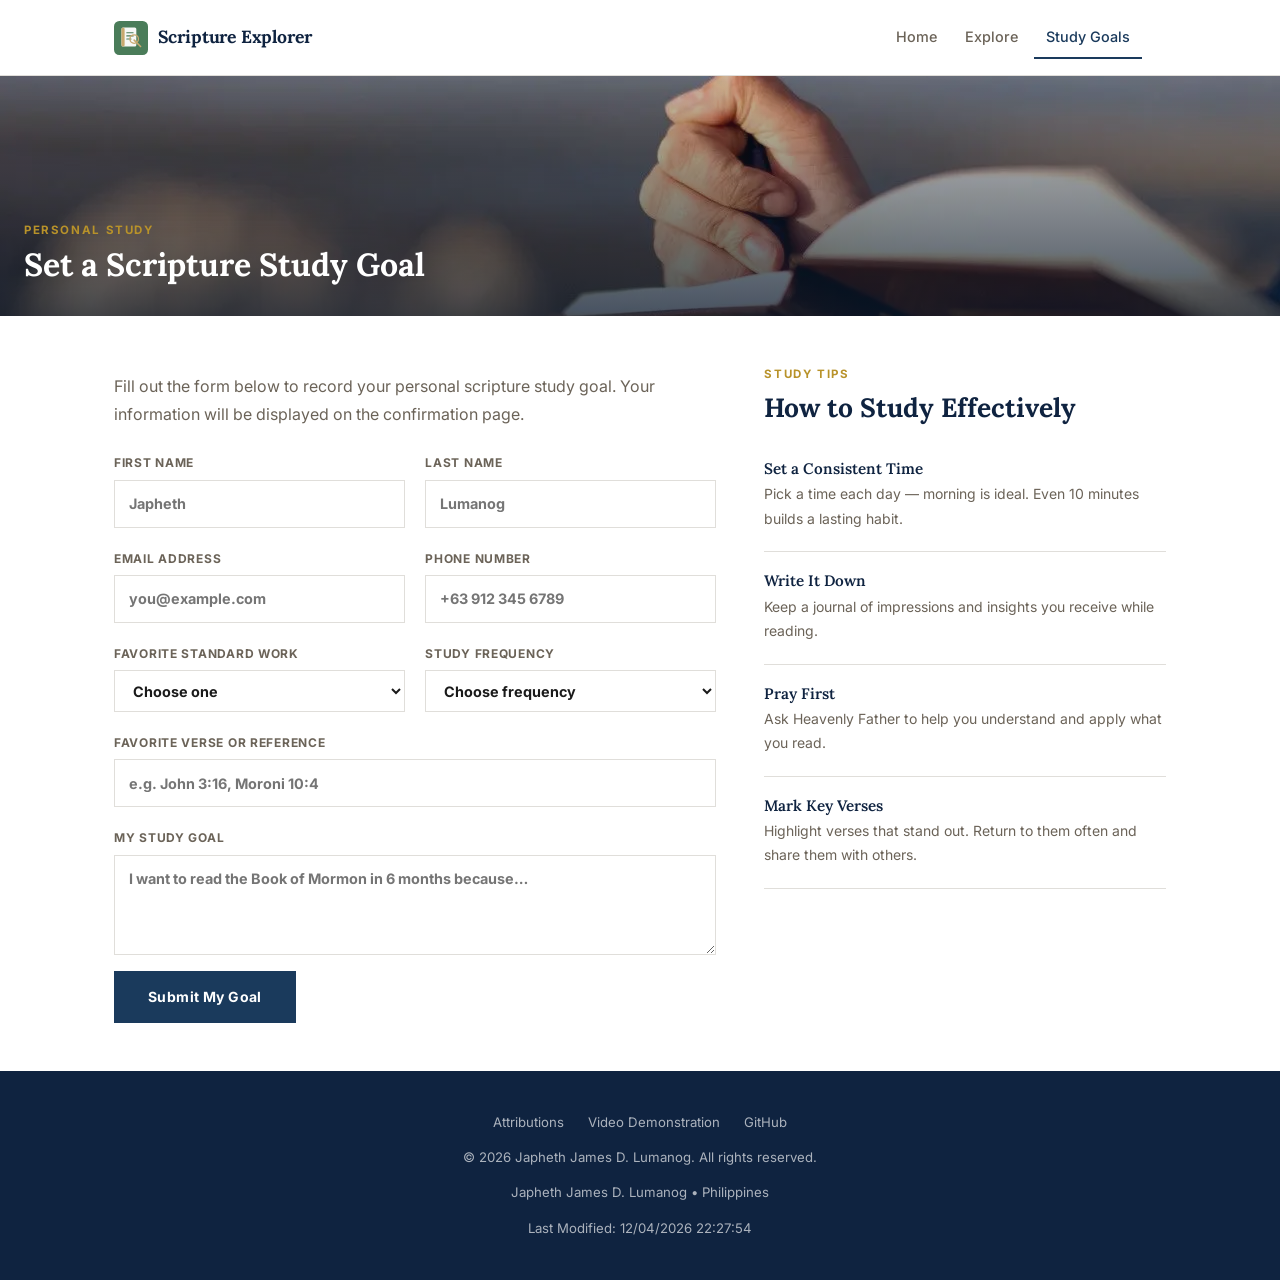
<file: final/study.html>
<!doctype html>
<html lang="en">
  <head>
    <meta charset="UTF-8" />
    <meta name="viewport" content="width=device-width, initial-scale=1.0" />
    <meta
      name="description"
      content="Set your personal scripture study goals and track your progress with Scripture Explorer."
    />
    <meta name="author" content="Japheth James D. Lumanog" />
    <meta property="og:title" content="Scripture Explorer | Study Goals" />
    <meta
      property="og:description"
      content="Submit your personal scripture study goal and get started with daily reading."
    />
    <meta property="og:type" content="website" />
    <meta
      property="og:image"
      content="https://japhethlumanog.github.io/wdd231/final/images/girls-camp.webp"
    />
    <meta
      property="og:url"
      content="https://japhethlumanog.github.io/wdd231/final/study.html"
    />
    <title>Scripture Explorer | Study Goals</title>
    <link rel="icon" href="images/favicon.svg" type="image/svg+xml" />
    <link rel="preconnect" href="https://fonts.googleapis.com" />
    <link rel="preconnect" href="https://fonts.gstatic.com" crossorigin />
    <link
      href="https://fonts.googleapis.com/css2?family=Lora:ital,wght@0,400;0,700;1,400&family=Inter:wght@300;400;500;600&display=swap"
      rel="stylesheet"
    />
    <link rel="stylesheet" href="styles/normalize.css" />
    <link rel="stylesheet" href="styles/site.css" />
    <script type="module" src="scripts/navigation.js"></script>
    <script type="module" src="scripts/dates.js"></script>
  </head>
  <body>
    <a class="skip-link" href="#main-content">Skip to content</a>

    <header>
      <div class="header-inner">
        <div class="logo-group">
          <img
            src="images/favicon.svg"
            alt="Scripture Explorer logo"
            class="site-logo"
            loading="lazy"
          />
          <span class="site-name">Scripture Explorer</span>
        </div>
        <button
          class="hamburger"
          id="hamburger"
          aria-label="Toggle navigation menu"
          aria-expanded="false"
        >
          <span></span><span></span><span></span>
        </button>
        <nav id="nav-menu" aria-label="Main navigation">
          <ul>
            <li><a href="index.html">Home</a></li>
            <li><a href="explore.html">Explore</a></li>
            <li><a href="study.html" class="active">Study Goals</a></li>
          </ul>
        </nav>
      </div>
    </header>

    <main id="main-content">
      <!-- Page Hero -->
      <div class="page-hero">
        <img
          src="images/girls-camp.webp"
          alt="Person writing in a journal outdoors by the water"
          loading="eager"
        />
        <div class="page-hero-overlay">
          <div class="page-hero-text">
            <p class="section-eyebrow">Personal Study</p>
            <h1>Set a Scripture Study Goal</h1>
          </div>
        </div>
      </div>

      <div class="study-layout">
        <!-- Form -->
        <div>
          <div class="study-form-header">
            <p>
              Fill out the form below to record your personal scripture study
              goal. Your information will be displayed on the confirmation page.
            </p>
          </div>

          <form method="get" action="thankyou.html">
            <div class="form-grid">
              <label for="first-name"
                >First Name
                <input
                  id="first-name"
                  name="first-name"
                  type="text"
                  autocomplete="given-name"
                  required
                  placeholder="Japheth"
                />
              </label>
              <label for="last-name"
                >Last Name
                <input
                  id="last-name"
                  name="last-name"
                  type="text"
                  autocomplete="family-name"
                  required
                  placeholder="Lumanog"
                />
              </label>
              <label for="email"
                >Email Address
                <input
                  id="email"
                  name="email"
                  type="email"
                  autocomplete="email"
                  required
                  placeholder="you@example.com"
                />
              </label>
              <label for="phone"
                >Phone Number
                <input
                  id="phone"
                  name="phone"
                  type="tel"
                  autocomplete="tel"
                  placeholder="+63 912 345 6789"
                />
              </label>
              <label for="standard-work"
                >Favorite Standard Work
                <select id="standard-work" name="standard-work" required>
                  <option value="">Choose one</option>
                  <option>Bible</option>
                  <option>Book of Mormon</option>
                  <option>Doctrine &amp; Covenants</option>
                  <option>Pearl of Great Price</option>
                </select>
              </label>
              <label for="frequency"
                >Study Frequency
                <select id="frequency" name="frequency" required>
                  <option value="">Choose frequency</option>
                  <option>Daily</option>
                  <option>3 times a week</option>
                  <option>Weekly</option>
                </select>
              </label>
              <label class="full" for="favorite-verse"
                >Favorite Verse or Reference
                <input
                  id="favorite-verse"
                  name="favorite-verse"
                  type="text"
                  placeholder="e.g. John 3:16, Moroni 10:4"
                />
              </label>
            </div>
            <label for="goal-notes"
              >My Study Goal
              <textarea
                id="goal-notes"
                name="goal-notes"
                required
                placeholder="I want to read the Book of Mormon in 6 months because…"
              ></textarea>
            </label>
            <input
              type="hidden"
              name="submitted"
              value="Scripture Explorer WDD231 Final"
            />
            <input type="submit" value="Submit My Goal" />
          </form>
        </div>

        <!-- Tips Sidebar -->
        <aside class="study-tips" aria-label="Study tips">
          <p class="section-eyebrow">Study Tips</p>
          <h2 class="tips-heading">How to Study Effectively</h2>
          <div class="tip-item">
            <h3>Set a Consistent Time</h3>
            <p>
              Pick a time each day — morning is ideal. Even 10 minutes builds a
              lasting habit.
            </p>
          </div>
          <div class="tip-item">
            <h3>Write It Down</h3>
            <p>
              Keep a journal of impressions and insights you receive while
              reading.
            </p>
          </div>
          <div class="tip-item">
            <h3>Pray First</h3>
            <p>
              Ask Heavenly Father to help you understand and apply what you
              read.
            </p>
          </div>
          <div class="tip-item">
            <h3>Mark Key Verses</h3>
            <p>
              Highlight verses that stand out. Return to them often and share
              them with others.
            </p>
          </div>
        </aside>
      </div>
    </main>

    <footer>
      <div class="footer-inner">
        <div class="footer-links">
          <a href="attributions.html">Attributions</a>
          <a
            href="https://www.loom.com/share/9b4aac7b0d074140adeda3a2ae3f6329"
            id="video-link"
            target="_blank"
            rel="noopener noreferrer"
            >Video Demonstration</a
          >
          <a
            href="https://github.com/japhethlumanog"
            target="_blank"
            rel="noopener noreferrer"
            >GitHub</a
          >
        </div>
        <p id="copyright"></p>
        <p>Japheth James D. Lumanog &bull; Philippines</p>
        <p id="lastModified"></p>
      </div>
    </footer>
  </body>
</html>
</file>
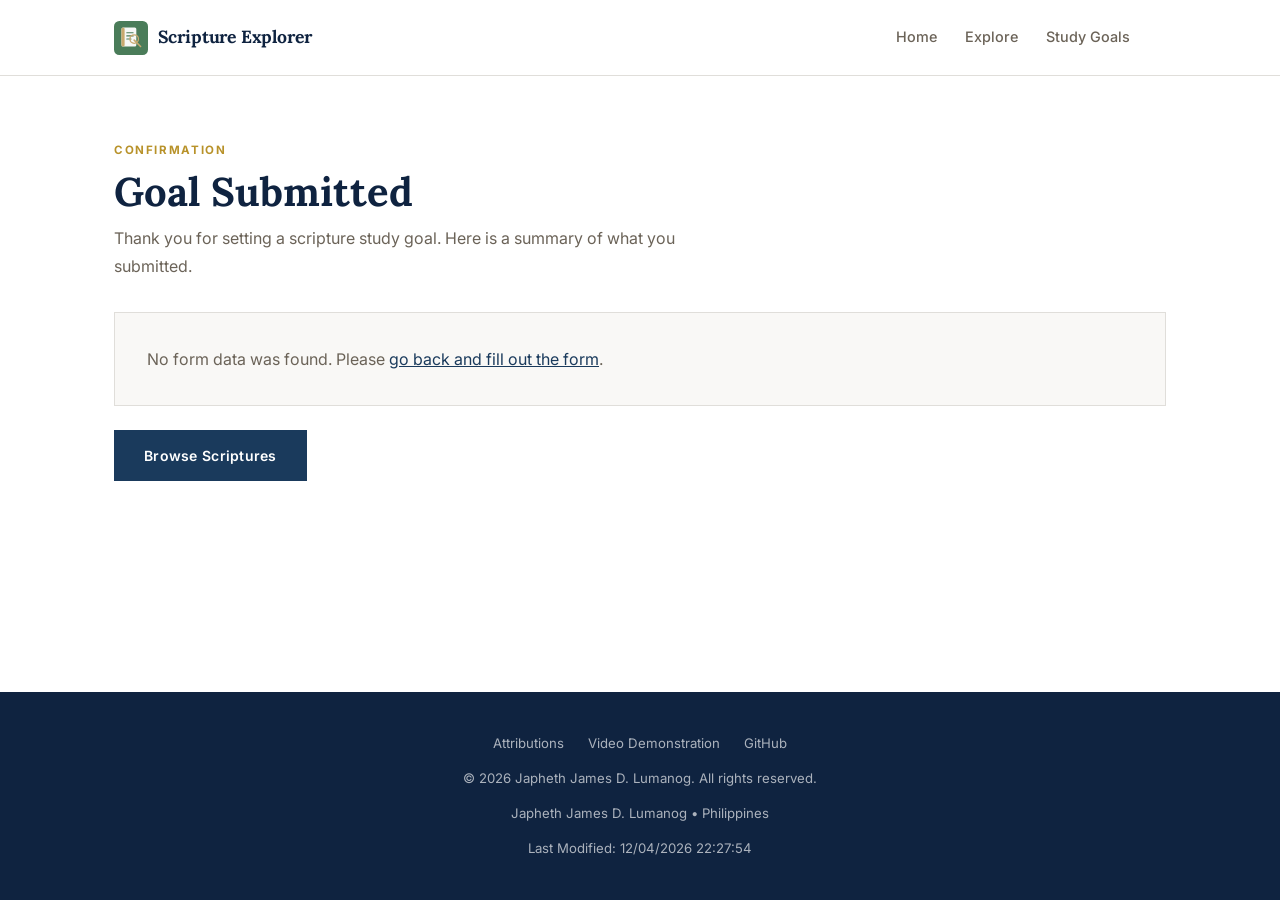
<file: final/thankyou.html>
<!doctype html>
<html lang="en">
  <head>
    <meta charset="UTF-8" />
    <meta name="viewport" content="width=device-width, initial-scale=1.0" />
    <meta
      name="description"
      content="Your scripture study goal has been submitted. Review what you entered."
    />
    <meta name="author" content="Japheth James D. Lumanog" />
    <meta property="og:title" content="Scripture Explorer | Goal Submitted" />
    <meta
      property="og:description"
      content="Confirmation page for your submitted scripture study goal."
    />
    <meta property="og:type" content="website" />
    <meta
      property="og:image"
      content="https://japhethlumanog.github.io/wdd231/final/images/jesus-light-lamps.webp"
    />
    <meta
      property="og:url"
      content="https://japhethlumanog.github.io/wdd231/final/thankyou.html"
    />
    <title>Scripture Explorer | Goal Submitted</title>
    <link rel="icon" href="images/favicon.svg" type="image/svg+xml" />
    <link rel="preconnect" href="https://fonts.googleapis.com" />
    <link rel="preconnect" href="https://fonts.gstatic.com" crossorigin />
    <link
      href="https://fonts.googleapis.com/css2?family=Lora:ital,wght@0,400;0,700;1,400&family=Inter:wght@300;400;500;600&display=swap"
      rel="stylesheet"
    />
    <link rel="stylesheet" href="styles/normalize.css" />
    <link rel="stylesheet" href="styles/site.css" />
    <script type="module" src="scripts/navigation.js"></script>
    <script type="module" src="scripts/dates.js"></script>
    <script type="module" src="scripts/thankyou.js"></script>
  </head>
  <body>
    <a class="skip-link" href="#main-content">Skip to content</a>

    <header>
      <div class="header-inner">
        <div class="logo-group">
          <img
            src="images/favicon.svg"
            alt="Scripture Explorer logo"
            class="site-logo"
            loading="lazy"
          />
          <span class="site-name">Scripture Explorer</span>
        </div>
        <button
          class="hamburger"
          id="hamburger"
          aria-label="Toggle navigation menu"
          aria-expanded="false"
        >
          <span></span><span></span><span></span>
        </button>
        <nav id="nav-menu" aria-label="Main navigation">
          <ul>
            <li><a href="index.html">Home</a></li>
            <li><a href="explore.html">Explore</a></li>
            <li><a href="study.html">Study Goals</a></li>
          </ul>
        </nav>
      </div>
    </header>

    <main id="main-content">
      <div class="page-section">
        <p class="section-eyebrow">Confirmation</p>
        <h1>Goal Submitted</h1>
        <p class="section-intro">
          Thank you for setting a scripture study goal. Here is a summary of
          what you submitted.
        </p>
        <div class="result-panel">
          <div id="results" class="result-list">
            <p class="no-data">No information was received.</p>
          </div>
        </div>
        <p class="result-cta">
          <a class="button" href="explore.html">Browse Scriptures</a>
        </p>
      </div>
    </main>

    <footer>
      <div class="footer-inner">
        <div class="footer-links">
          <a href="attributions.html">Attributions</a>
          <a
            href="https://www.loom.com/share/9b4aac7b0d074140adeda3a2ae3f6329"
            id="video-link"
            target="_blank"
            rel="noopener noreferrer"
            >Video Demonstration</a
          >
          <a
            href="https://github.com/japhethlumanog"
            target="_blank"
            rel="noopener noreferrer"
            >GitHub</a
          >
        </div>
        <p id="copyright"></p>
        <p>Japheth James D. Lumanog &bull; Philippines</p>
        <p id="lastModified"></p>
      </div>
    </footer>
  </body>
</html>
</file>
<file: styles/small.css>
/* ===========================
   small.css – Mobile-first base styles
   WDD231 Course Home Page
   =========================== */

/* --- CSS Variables / Design Tokens --- */
:root {
  --bg: #0f0e0d;
  --surface: #1a1916;
  --surface-2: #222119;
  --text: #e8e4dc;
  --text-muted: #9e9a90;
  --accent: #d4a853;
  --accent-hover: #e8c070;
  --accent-light: rgba(212, 168, 83, 0.12);
  --border: rgba(212, 168, 83, 0.2);
  --completed: #4caf82;
  --completed-bg: rgba(76, 175, 130, 0.1);
  --radius: 8px;
  --radius-lg: 16px;
  --font-display: 'DM Serif Display', Georgia, serif;
  --font-body: 'DM Sans', system-ui, sans-serif;
  --shadow: 0 4px 24px rgba(0, 0, 0, 0.4);
  --transition: 0.25s ease;
}

/* --- Reset & Base --- */
*, *::before, *::after {
  box-sizing: border-box;
  margin: 0;
  padding: 0;
}

html {
  scroll-behavior: smooth;
}

body {
  background-color: var(--bg);
  color: var(--text);
  font-family: var(--font-body);
  font-size: 1rem;
  line-height: 1.65;
  min-width: 320px;
}

img, svg {
  max-width: 100%;
  height: auto;
  display: block;
}

a {
  color: var(--accent);
  text-decoration: none;
  transition: color var(--transition);
}

a:hover, a:focus-visible {
  color: var(--accent-hover);
}

/* --- Header --- */
header {
  background-color: var(--surface);
  border-bottom: 1px solid var(--border);
  position: sticky;
  top: 0;
  z-index: 100;
}

.header-inner {
  display: flex;
  align-items: center;
  justify-content: space-between;
  padding: 0.85rem 1.25rem;
}

.logo-group {
  display: flex;
  align-items: center;
  gap: 0.65rem;
}

.site-logo {
  width: 40px;
  height: 40px;
  flex-shrink: 0;
}

.site-name {
  font-family: var(--font-display);
  font-size: 1.1rem;
  color: var(--text);
  letter-spacing: 0.01em;
}

/* --- Hamburger --- */
.hamburger {
  background: none;
  border: 1px solid var(--border);
  border-radius: var(--radius);
  padding: 0.45rem 0.55rem;
  cursor: pointer;
  display: flex;
  flex-direction: column;
  gap: 5px;
  transition: border-color var(--transition), background var(--transition);
}

.hamburger:hover,
.hamburger:focus-visible {
  border-color: var(--accent);
  background: var(--accent-light);
  outline: none;
}

.hamburger span {
  display: block;
  width: 22px;
  height: 2px;
  background: var(--text);
  border-radius: 2px;
  transition: transform var(--transition), opacity var(--transition), background var(--transition);
}

.hamburger[aria-expanded="true"] span:nth-child(1) {
  transform: translateY(7px) rotate(45deg);
}

.hamburger[aria-expanded="true"] span:nth-child(2) {
  opacity: 0;
}

.hamburger[aria-expanded="true"] span:nth-child(3) {
  transform: translateY(-7px) rotate(-45deg);
}

/* --- Navigation --- */
nav {
  max-height: 0;
  overflow: hidden;
  transition: max-height 0.35s ease;
  background: var(--surface);
}

nav.open {
  max-height: 300px;
}

nav ul {
  list-style: none;
  padding: 0.5rem 1.25rem 1rem;
  display: flex;
  flex-direction: column;
  gap: 0.25rem;
}

nav a {
  display: block;
  color: var(--text-muted);
  font-size: 0.95rem;
  font-weight: 500;
  padding: 0.6rem 0.9rem;
  border-radius: var(--radius);
  transition: color var(--transition), background var(--transition);
  letter-spacing: 0.01em;
}

nav a:hover,
nav a:focus-visible {
  color: var(--accent);
  background: var(--accent-light);
  outline: none;
}

nav a.active {
  color: var(--accent);
  background: var(--accent-light);
  border-left: 3px solid var(--accent);
}

/* --- Main --- */
main {
  padding: 1.5rem 1.25rem 3rem;
  max-width: 1200px;
  margin: 0 auto;
}

h1 {
  font-family: var(--font-display);
  font-size: clamp(2rem, 6vw, 3.5rem);
  color: var(--text);
  margin-bottom: 2rem;
  line-height: 1.1;
  letter-spacing: -0.02em;
}

/* --- Sections --- */
section {
  margin-bottom: 3rem;
  padding: 1.75rem;
  background: var(--surface);
  border: 1px solid var(--border);
  border-radius: var(--radius-lg);
}

h2 {
  font-family: var(--font-display);
  font-size: clamp(1.3rem, 4vw, 2rem);
  color: var(--accent);
  margin-bottom: 1rem;
  line-height: 1.2;
}

p {
  color: var(--text-muted);
  font-size: 0.95rem;
  line-height: 1.7;
}

ul {
  list-style: none;
  padding: 0;
  display: flex;
  flex-direction: column;
  gap: 0.6rem;
}

ul li {
  padding-left: 1.25rem;
  position: relative;
  color: var(--text-muted);
  font-size: 0.95rem;
}

ul li::before {
  content: '→';
  position: absolute;
  left: 0;
  color: var(--accent);
  font-size: 0.85rem;
}

/* --- Profile Section --- */
.section-goals {
  text-align: center;
  display: flex;
  flex-direction: column;
  align-items: center;
  gap: 1rem;
}

.profile-picture {
  width: 200px;
  height: 200px;
  border-radius: 50%;
  object-fit: cover;
  border: 3px solid var(--accent);
  margin: 0.5rem 0;
}

.profile-name {
  font-family: var(--font-display);
  font-size: 1.5rem;
  color: var(--accent);
  margin-top: 0.5rem;
}

/* --- Filter Buttons --- */
.filter-buttons {
  display: flex;
  flex-wrap: wrap;
  gap: 0.6rem;
  margin-bottom: 1.5rem;
}

.filter-btn {
  background: transparent;
  border: 1px solid var(--border);
  color: var(--text-muted);
  font-family: var(--font-body);
  font-size: 0.85rem;
  font-weight: 500;
  padding: 0.45rem 1rem;
  border-radius: 100px;
  cursor: pointer;
  transition: all var(--transition);
  letter-spacing: 0.02em;
}

.filter-btn:hover,
.filter-btn:focus-visible {
  border-color: var(--accent);
  color: var(--accent);
  background: var(--accent-light);
  outline: none;
}

.filter-btn.active {
  background: var(--accent);
  border-color: var(--accent);
  color: #0f0e0d;
  font-weight: 600;
}

/* --- Course Grid --- */
.course-grid {
  display: grid;
  grid-template-columns: 1fr;
  gap: 0.85rem;
}

.course-card {
  background: var(--surface-2);
  border: 1px solid var(--border);
  border-radius: var(--radius);
  padding: 1rem 1.15rem;
  display: flex;
  align-items: center;
  justify-content: space-between;
  gap: 0.75rem;
  transition: border-color var(--transition), transform var(--transition);
}

.course-card:hover {
  border-color: var(--accent);
  transform: translateY(-1px);
}

.course-card.completed {
  border-color: var(--completed);
  background: var(--completed-bg);
}

.course-card .course-name {
  font-weight: 600;
  font-size: 0.9rem;
  color: var(--text);
  letter-spacing: 0.01em;
}

.course-card .course-credits {
  font-size: 0.8rem;
  color: var(--text-muted);
  white-space: nowrap;
}

.course-card .badge {
  font-size: 0.7rem;
  font-weight: 600;
  padding: 0.2rem 0.55rem;
  border-radius: 100px;
  letter-spacing: 0.05em;
  text-transform: uppercase;
  white-space: nowrap;
}

.course-card.completed .badge {
  background: var(--completed);
  color: #0f0e0d;
}

.course-card:not(.completed) .badge {
  background: var(--border);
  color: var(--text-muted);
}

/* --- Credit Total --- */
.credit-total {
  margin-top: 1.25rem;
  padding-top: 1.25rem;
  border-top: 1px solid var(--border);
  font-size: 0.9rem;
  color: var(--text-muted);
  text-align: right;
}

.credit-total strong {
  color: var(--accent);
  font-size: 1rem;
}

/* --- Footer --- */
footer {
  background: var(--surface);
  border-top: 1px solid var(--border);
  padding: 2rem 1.25rem;
  display: flex;
  flex-direction: column;
  gap: 1.75rem;
  align-items: center;
  text-align: center;
}

.footer-social {
  display: flex;
  gap: 1.25rem;
  flex-wrap: wrap;
  justify-content: center;
}

.footer-social a {
  display: flex;
  align-items: center;
  gap: 0.5rem;
  font-size: 0.85rem;
  font-weight: 500;
  color: var(--text-muted);
  transition: color var(--transition);
}

.footer-social a:hover,
.footer-social a:focus-visible {
  color: var(--accent);
  outline: none;
}

.footer-social svg {
  width: 18px;
  height: 18px;
  fill: currentColor;
}

.footer-meta p,
.footer-modified p {
  font-size: 0.82rem;
  color: var(--text-muted);
  line-height: 1.5;
}

/* --- Accessibility --- */
:focus-visible {
  outline: 2px solid var(--accent);
  outline-offset: 3px;
}

.sr-only {
  position: absolute;
  width: 1px;
  height: 1px;
  padding: 0;
  margin: -1px;
  overflow: hidden;
  clip: rect(0,0,0,0);
  white-space: nowrap;
  border: 0;
}
</file>
<file: styles/large.css>
/* ===========================
   larger.css – Responsive styles for wider viewports
   WDD231 Course Home Page
   Requires: small.css loaded first
   =========================== */

@media (min-width: 640px) {
  /* --- Course Grid: 2 columns on tablets --- */
  .course-grid {
    grid-template-columns: repeat(2, 1fr);
  }
}

@media (min-width: 900px) {
  /* --- Header: hide hamburger, show horizontal nav --- */
  .hamburger {
    display: none;
  }

  header {
    display: flex;
    align-items: center;
    justify-content: space-between;
    padding: 0 2.5rem;
    position: sticky;
    top: 0;
    z-index: 100;
  }

  .header-inner {
    padding: 0.9rem 0;
    border-bottom: none;
  }

  nav {
    max-height: none !important;
    overflow: visible;
    background: transparent;
    flex: 1;
    display: flex;
    justify-content: flex-end;
  }

  nav ul {
    flex-direction: row;
    align-items: center;
    gap: 0.25rem;
    padding: 0;
  }

  nav a {
    font-size: 0.9rem;
    padding: 0.5rem 0.9rem;
  }

  nav a.active {
    border-left: none;
    border-bottom: 2px solid var(--accent);
    border-radius: 0;
    padding-bottom: 0.4rem;
  }

  /* --- Main layout: two-column for sections --- */
  main {
    padding: 3rem 2.5rem 4rem;
  }

  h1 {
    margin-bottom: 2.5rem;
  }

  /* First two sections side-by-side */
  .section-intro,
  .section-goals {
    flex: 1;
  }

  .section-courses {
    width: 100%;
  }

  /* Three-column course grid on desktop */
  .course-grid {
    grid-template-columns: repeat(3, 1fr);
  }

  /* --- Footer: horizontal layout --- */
  footer {
    display: flex;
    /* grid-template-columns: auto 1fr; */
    align-items: center;
    padding: 2.5rem 2.5rem;
    gap: 0.5rem;
  }

  .footer-social {
    display: flex;
    flex-direction: row;
    gap: 0.90rem;
  }

  .footer-meta {
    margin-bottom: 0.25rem;

  }
}

@media (min-width: 900px) {
  /* Lay intro + goals side-by-side */
  main {
    display: grid;
    grid-template-columns: 1fr 1fr;
    grid-template-rows: auto auto auto;
    gap: 1.75rem;
  }

  h1 {
    grid-column: 1 / -1;
    margin-bottom: 0;
  }

  .section-intro {
    grid-column: 1 / 2;
  }

  .section-goals {
    grid-column: 2 / 3;
  }

  .profile-picture {
    width: 240px;
    height: 240px;
  }

  .section-courses {
    grid-column: 1 / -1;
  }
}

@media (min-width: 1200px) {
  main {
    padding: 3rem 3rem 5rem;
  }

  header {
    padding: 0 3rem;
  }

  footer {
    padding: 2.5rem 3rem;
  }

  .course-grid {
    grid-template-columns: repeat(4, 1fr);
  }
}
</file>
<file: chamber/styles/small.css>
:root {
  --bg: #0f0e0d;
  --surface: #1a1916;
  --surface-2: #222119;
  --text: #e8e4dc;
  --text-muted: #b9b2a6;
  --accent: #d4a853;
  --accent-hover: #e8c070;
  --accent-light: rgba(212, 168, 83, 0.12);
  --border: rgba(212, 168, 83, 0.24);
  --font-display: "DM Serif Display", Georgia, serif;
  --font-body: "DM Sans", Arial, sans-serif;
  --radius: 8px;
}

body {
  background: var(--bg);
  color: var(--text);
  font-family: var(--font-body);
  line-height: 1.6;
  min-width: 320px;
}

img {
  display: block;
  max-width: 100%;
  height: auto;
}

a {
  color: var(--accent);
  text-decoration: none;
}

a:hover,
a:focus {
  color: var(--accent-hover);
}

header {
  background: var(--surface);
  border-bottom: 1px solid var(--border);
  position: sticky;
  top: 0;
  z-index: 10;
}

.header-inner {
  display: flex;
  align-items: center;
  justify-content: space-between;
  padding: 0.85rem 1.25rem;
}

.logo-group {
  display: flex;
  align-items: center;
  gap: 0.65rem;
  color: var(--text);
}

.site-logo {
  width: 42px;
  height: 42px;
}

.site-name {
  font-family: var(--font-display);
  font-size: 1.2rem;
}

.hamburger {
  background: transparent;
  border: 1px solid var(--border);
  border-radius: var(--radius);
  display: flex;
  flex-direction: column;
  gap: 5px;
  padding: 0.45rem 0.55rem;
}

.hamburger span {
  background: var(--text);
  display: block;
  height: 2px;
  width: 22px;
}

nav {
  background: var(--surface);
  max-height: 0;
  overflow: hidden;
  transition: max-height 0.3s ease;
}

nav.open {
  max-height: 280px;
}

nav ul {
  display: flex;
  flex-direction: column;
  gap: 0.25rem;
  list-style: none;
  margin: 0;
  padding: 0.5rem 1.25rem 1rem;
}

nav a {
  border-radius: var(--radius);
  color: var(--text-muted);
  display: block;
  font-weight: 500;
  padding: 0.6rem 0.9rem;
}

nav a:hover,
nav a:focus,
nav a.active {
  background: var(--accent-light);
  color: var(--accent);
}

main {
  margin: 0 auto;
  max-width: 1100px;
  padding: 1.5rem 1.25rem 3rem;
}

h1,
h2,
h3 {
  font-family: var(--font-display);
  line-height: 1.2;
}

h1 {
  font-size: 2.2rem;
  margin: 0 0 1.5rem;
}

h2 {
  color: var(--accent);
  font-size: 1.5rem;
  margin: 0 0 0.75rem;
}

p {
  color: var(--text-muted);
  margin: 0;
}

section {
  background: var(--surface);
  border: 1px solid var(--border);
  border-radius: var(--radius);
  margin-bottom: 1.5rem;
  padding: 1.25rem;
}

.view-controls {
  display: flex;
  gap: 0.6rem;
  margin-bottom: 1rem;
}

.view-button {
  background: transparent;
  border: 1px solid var(--border);
  border-radius: var(--radius);
  color: var(--text-muted);
  font-weight: 600;
  padding: 0.45rem 0.9rem;
}

.view-button:hover,
.view-button:focus,
.view-button.active {
  background: var(--accent);
  color: #0f0e0d;
}

.members-grid {
  display: grid;
  gap: 1rem;
}

.member-card {
  background: var(--surface-2);
  border: 1px solid var(--border);
  border-radius: var(--radius);
  padding: 1rem;
}

.member-card img {
  background: #f4efe6;
  border-radius: var(--radius);
  height: 115px;
  margin-bottom: 0.8rem;
  object-fit: contain;
  padding: 0.75rem;
  width: 100%;
}

.member-card h3 {
  color: var(--text);
  font-size: 1.25rem;
  margin: 0 0 0.35rem;
}

.member-card p {
  font-size: 0.93rem;
  margin-bottom: 0.25rem;
}

.member-level {
  color: var(--accent);
  font-weight: 600;
}

.members-list {
  display: flex;
  flex-direction: column;
  gap: 0.75rem;
}

.members-list .member-card {
  display: block;
}

.members-list .member-card img,
.members-list .member-card .member-description {
  display: none;
}

footer {
  background: var(--surface);
  border-top: 1px solid var(--border);
  display: flex;
  flex-direction: column;
  gap: 1rem;
  padding: 1.5rem 1.25rem;
  text-align: center;
}

footer p {
  font-size: 0.9rem;
}

:focus {
  outline: 2px solid var(--accent);
  outline-offset: 3px;
}

.hero {
  position: relative;
  background: #0a1016;
  overflow: hidden;
  min-height: 320px;
  display: flex;
  align-items: stretch;
}

.hero-img {
  position: absolute;
  inset: 0;
  width: 100%;
  height: 100%;
  object-fit: cover;
  object-position: center;
  opacity: 0.45;
}

.hero-content {
  position: relative;
  z-index: 1;
  display: flex;
  flex-direction: column;
  justify-content: center;
  padding: 3rem 1.5rem 3rem;
  max-width: 580px;
}

.hero-eyebrow {
  font-size: 0.78rem;
  font-weight: 600;
  letter-spacing: 0.15em;
  text-transform: uppercase;
  color: var(--accent);
  margin-bottom: 0.5rem;
}

.hero-title {
  font-family: var(--font-display);
  font-size: clamp(2.4rem, 8vw, 4.5rem);
  color: var(--text);
  line-height: 1.0;
  letter-spacing: -0.02em;
  margin: 0 0 1rem;
}

.hero-sub {
  font-size: 1rem;
  color: rgba(232, 228, 220, 0.7);
  max-width: 380px;
  margin-bottom: 2rem;
  line-height: 1.6;
}

.hero-actions {
  display: flex;
  flex-wrap: wrap;
  gap: 0.75rem;
}

.cta-join {
  display: inline-block;
  background: var(--accent);
  color: #0f0e0d;
  font-size: 0.88rem;
  font-weight: 700;
  letter-spacing: 0.04em;
  text-transform: uppercase;
  padding: 0.7rem 1.5rem;
  border-radius: var(--radius);
  transition: background 0.2s ease, color 0.2s ease;
}
.cta-join:hover,
.cta-join:focus-visible {
  background: var(--accent-hover);
  color: #0f0e0d;
  outline: none;
}

.btn-ghost {
  display: inline-block;
  background: transparent;
  color: var(--text);
  font-size: 0.88rem;
  font-weight: 600;
  letter-spacing: 0.04em;
  text-transform: uppercase;
  padding: 0.7rem 1.5rem;
  border-radius: var(--radius);
  border: 1px solid var(--border);
  transition: border-color 0.2s ease, color 0.2s ease, background 0.2s ease;
}
.btn-ghost:hover,
.btn-ghost:focus-visible {
  border-color: var(--accent);
  color: var(--accent);
  background: var(--accent-light);
  outline: none;
}

/* ── Home main layout ── */
.home-main {
  margin: 0 auto;
  max-width: 1100px;
  padding: 1.5rem 1.25rem 3rem;
  display: flex;
  flex-direction: column;
  gap: 1.25rem;
}

.home-row {
  display: flex;
  flex-direction: column;
  gap: 1.25rem;
}

/* ── Shared home card ── */
.home-card {
  background: var(--surface);
  border: 1px solid var(--border);
  border-radius: var(--radius);
  padding: 1.5rem 1.25rem;
  /* override global section margin */
  margin-bottom: 0;
}

.home-card-label {
  font-size: 0.7rem;
  font-weight: 700;
  letter-spacing: 0.13em;
  text-transform: uppercase;
  color: var(--accent);
  margin-bottom: 0.3rem;
}

.home-card-title {
  font-family: var(--font-display);
  font-size: 1.4rem;
  color: var(--text);
  margin: 0 0 1.1rem;
  line-height: 1.2;
}

.home-card-sub {
  font-size: 0.88rem;
  color: var(--text-muted);
  margin-bottom: 1.1rem;
}

/* ── Weather ── */
.weather-now {
  display: flex;
  align-items: center;
  gap: 1rem;
  padding-bottom: 1.1rem;
  margin-bottom: 1.1rem;
  border-bottom: 1px solid var(--border);
  flex-wrap: wrap;
}

.weather-temp-block {
  display: flex;
  align-items: flex-start;
  gap: 0.1rem;
  line-height: 1;
}

.weather-temp {
  font-family: var(--font-display);
  font-size: 3.2rem;
  color: var(--text);
  line-height: 1;
}

.weather-unit {
  font-size: 1.2rem;
  color: var(--accent);
  margin-top: 0.3rem;
}

.weather-icon {
  font-size: 2.8rem;
  line-height: 1;
}

.weather-details { flex: 1; min-width: 120px; }

.weather-desc {
  font-size: 0.95rem;
  color: var(--text);
  font-weight: 500;
  text-transform: capitalize;
  margin-bottom: 0.2rem;
}

.weather-meta {
  font-size: 0.8rem;
  color: var(--text-muted);
  margin-bottom: 0.1rem;
}

.weather-error {
  font-size: 0.85rem;
  color: var(--text-muted);
  font-style: italic;
}

.forecast-header {
  font-size: 0.7rem;
  font-weight: 700;
  letter-spacing: 0.12em;
  text-transform: uppercase;
  color: var(--text-muted);
  margin-bottom: 0.75rem;
}

.weather-forecast {
  display: grid;
  grid-template-columns: repeat(3, 1fr);
  gap: 0.6rem;
}

.forecast-day {
  background: var(--surface-2);
  border: 1px solid var(--border);
  border-radius: var(--radius);
  padding: 0.7rem 0.5rem;
  text-align: center;
}

.forecast-day .day-name {
  font-size: 0.72rem;
  font-weight: 700;
  text-transform: uppercase;
  letter-spacing: 0.06em;
  color: var(--text-muted);
  margin-bottom: 0.3rem;
}

.forecast-day .day-icon {
  font-size: 1.4rem;
  margin-bottom: 0.25rem;
}

.forecast-day .day-temp {
  font-family: var(--font-display);
  font-size: 1.2rem;
  color: var(--text);
  line-height: 1;
}

.forecast-day .day-temp sup {
  font-size: 0.65rem;
  color: var(--accent);
  vertical-align: super;
}

.forecast-day .day-desc {
  font-size: 0.7rem;
  color: var(--text-muted);
  text-transform: capitalize;
  margin-top: 0.2rem;
}

/* ── Events ── */
.event-list {
  display: flex;
  flex-direction: column;
  gap: 0;
}

.event-item {
  display: flex;
  gap: 1rem;
  padding: 1rem 0;
  border-bottom: 1px solid var(--border);
  align-items: flex-start;
}

.event-item:first-child { padding-top: 0; }
.event-item:last-child  { border-bottom: none; padding-bottom: 0; }

.event-pip {
  width: 8px;
  height: 8px;
  border-radius: 50%;
  background: var(--accent);
  flex-shrink: 0;
  margin-top: 0.45rem;
}

.event-info { flex: 1; }

.event-date-line {
  display: flex;
  align-items: center;
  gap: 0.5rem;
  margin-bottom: 0.3rem;
}

.event-badge {
  font-size: 0.72rem;
  font-weight: 700;
  color: var(--accent);
  letter-spacing: 0.05em;
  text-transform: uppercase;
}

.event-tag {
  font-size: 0.65rem;
  font-weight: 700;
  letter-spacing: 0.07em;
  text-transform: uppercase;
  padding: 2px 7px;
  border-radius: 100px;
  background: var(--accent-light);
  color: var(--accent);
  border: 1px solid var(--border);
}

.event-name {
  font-family: var(--font-display);
  font-size: 1rem;
  color: var(--text);
  margin: 0 0 0.25rem;
  line-height: 1.25;
}

.event-desc {
  font-size: 0.83rem;
  color: var(--text-muted);
  line-height: 1.55;
  margin: 0;
}

/* ── Spotlights ── */
.spotlights-grid {
  display: grid;
  grid-template-columns: 1fr;
  gap: 1rem;
}

.spotlight-card {
  background: var(--surface-2);
  border: 1px solid var(--border);
  border-radius: var(--radius);
  padding: 1.1rem;
  display: flex;
  flex-direction: column;
  align-items: center;
  text-align: center;
  gap: 0.5rem;
  transition: border-color 0.2s ease, transform 0.2s ease;
}

.spotlight-card:hover {
  border-color: var(--accent);
  transform: translateY(-2px);
}

.spotlight-card img {
  width: 72px;
  height: 72px;
  object-fit: contain;
  background: #f4efe6;
  border-radius: var(--radius);
  padding: 0.5rem;
  margin-bottom: 0.25rem;
}

.spotlight-card h3 {
  font-size: 0.95rem;
  color: var(--text);
  margin: 0;
  line-height: 1.25;
}

.spotlight-card p {
  font-size: 0.8rem;
  color: var(--text-muted);
  margin: 0;
  line-height: 1.4;
}

.spotlight-card a {
  font-size: 0.8rem;
  font-weight: 500;
  word-break: break-all;
}

.spotlight-level {
  display: inline-block;
  font-size: 0.65rem;
  font-weight: 700;
  letter-spacing: 0.09em;
  text-transform: uppercase;
  padding: 2px 8px;
  border-radius: 100px;
}

.level-gold   { background: rgba(212,168,83,0.14); color: var(--accent); border: 1px solid rgba(212,168,83,0.35); }
.level-silver { background: rgba(160,170,180,0.12); color: #aab4be; border: 1px solid rgba(160,170,180,0.3); }

/* ── Skeleton loader ── */
.sk-block {
  display: flex;
  flex-direction: column;
  gap: 0.55rem;
  padding: 0.25rem 0;
}

.sk-line {
  height: 12px;
  border-radius: 4px;
  background: linear-gradient(90deg, var(--surface-2) 25%, rgba(212,168,83,0.08) 50%, var(--surface-2) 75%);
  background-size: 200% 100%;
  animation: sk-shimmer 1.6s infinite;
}

.sk-w40 { width: 40%; }
.sk-w50 { width: 50%; }
.sk-w60 { width: 60%; }
.sk-w70 { width: 70%; }
.sk-w80 { width: 80%; }

@keyframes sk-shimmer {
  0%   { background-position: 200% 0; }
  100% { background-position: -200% 0; }
}

/* suppress global ul arrow bullets inside home cards */
.home-card ul li::before,
.event-list li::before,
.spotlights-grid li::before {
  content: none;
}
/* ── Visually hidden h1 inside main (audit requirement) ── */
.page-title-sr {
  position: absolute;
  width: 1px;
  height: 1px;
  padding: 0;
  margin: -1px;
  overflow: hidden;
  clip: rect(0, 0, 0, 0);
  white-space: nowrap;
  border: 0;
  font-size: 0;
}

/* ── hero-title as p (visual only, not h1) ── */
p.hero-title {
  font-family: var(--font-display);
  font-size: clamp(2.4rem, 8vw, 4.5rem);
  color: var(--text);
  line-height: 1.0;
  letter-spacing: -0.02em;
  margin: 0 0 1rem;
}
</file>
<file: chamber/styles/larger.css>
@media (min-width: 640px) {
  .members-grid {
    grid-template-columns: repeat(2, 1fr);
  }

  .members-list {
    display: flex;
  }
}

@media (min-width: 900px) {
  .hamburger {
    display: none;
  }

  header {
    display: flex;
    align-items: center;
    justify-content: space-between;
    padding: 0 2.5rem;
  }

  .header-inner {
    padding: 0.9rem 0;
  }

  nav {
    background: transparent;
    max-height: none;
    overflow: visible;
  }

  nav ul {
    flex-direction: row;
    padding: 0;
  }

  main {
    padding: 3rem 2.5rem 4rem;
  }

  .members-grid {
    grid-template-columns: repeat(3, 1fr);
  }

  .members-list {
    display: flex;
  }

  .members-list .member-card {
    display: grid;
    grid-template-columns: 1.5fr 1fr 1fr 1fr;
    gap: 1rem;
    align-items: center;
  }

  footer {
    flex-direction: row;
    justify-content: space-between;
    padding: 2rem 2.5rem;
    text-align: center;
  }

  .footer-meta {
    text-align: right;
  }

  .footer-social {
    display: flex;
    flex-direction: row;
    gap: 2em;
  }

  .footer-social svg {
  width: 18px;
  height: 18px;
  min-width: 18px;
  flex-shrink: 0;
  fill: currentColor;
  display: inline-block;
}
}

@media (min-width: 640px) {

  .hero { min-height: 420px; }

  .home-row {
    flex-direction: row;
    align-items: stretch;
  }

  .home-row > .home-card {
    flex: 1;
  }

  .spotlights-grid {
    grid-template-columns: repeat(2, 1fr);
  }
}

@media (min-width: 900px) {

  .hero { min-height: 480px; }

  .hero-content {
    padding: 4rem 3rem;
  }

  .home-main {
    padding: 2.5rem 2.5rem 4rem;
    gap: 1.5rem;
  }

  .home-row {
    gap: 1.5rem;
  }

  .weather-section { flex: 0.85; }
  .events-section  { flex: 1; }

  .spotlights-grid {
    grid-template-columns: repeat(3, 1fr);
  }
}

@media (min-width: 1100px) {

  .home-main {
    padding: 3rem 3rem 5rem;
    gap: 1.75rem;
  }

  .home-row { gap: 1.75rem; }
}
</file>
<file: final/styles/site.css>
/* =============================================
   SCRIPTURE EXPLORER — SITE CSS
   Inspired by churchofjesuschrist.org
   Light, clean, minimal. WDD231 Final Project
   ============================================= */

/* --- DESIGN TOKENS --- */
:root {
  --navy: #1a3a5c;
  --navy-dark: #0f2340;
  --navy-mid: #24527a;
  --blue-light: #e8f0f8;
  --gold: #b8922a;
  --gold-light: #f5edd8;
  --white: #ffffff;
  --off-white: #f9f8f6;
  --gray-100: #f2f1ef;
  --gray-200: #e0deda;
  --gray-400: #a09890;
  --gray-600: #6b6358;
  --gray-800: #3a342c;
  --text: #1a1a1a;
  --max-width: 1100px;
  --font-serif: 'Lora', 'Georgia', serif;
  --font-sans: 'Inter', 'Segoe UI', sans-serif;
}

/* --- RESET & BASE --- */
*, *::before, *::after { box-sizing: border-box; }
body {
  font-family: var(--font-sans);
  font-size: 1rem;
  line-height: 1.75;
  color: var(--text);
  background: var(--white);
  margin: 0;
  min-height: 100vh;
  display: flex;
  flex-direction: column;
}
img { display: block; max-width: 100%; }
ul { list-style: none; margin: 0; padding: 0; }
a { color: inherit; text-decoration: none; }
h1, h2, h3 {
  font-family: var(--font-serif);
  line-height: 1.2;
  margin: 0;
}
h1 { font-size: clamp(1.75rem, 4vw, 2.5rem); color: var(--navy-dark); }
h2 { font-size: clamp(1.2rem, 2.5vw, 1.65rem); color: var(--navy-dark); }
h3 { font-size: 1rem; color: var(--navy-dark); font-weight: 600; }
p { margin: 0; }
main { flex: 1; }

/* --- SKIP LINK --- */
.skip-link {
  position: absolute; left: -999px; top: auto;
  width: 1px; height: 1px; overflow: hidden;
  background: var(--navy); color: var(--white);
  padding: .5rem 1rem; z-index: 1000;
}
.skip-link:focus { position: static; width: auto; height: auto; }

/* --- HEADER --- */
header {
  background: var(--white);
  border-bottom: 1px solid var(--gray-200);
  position: sticky; top: 0; z-index: 100;
}
.header-inner {
  max-width: var(--max-width);
  margin: 0 auto;
  padding: 1rem 1.5rem;
  display: flex;
  align-items: center;
  justify-content: space-between;
}
.logo-group { display: flex; align-items: center; gap: .6rem; }
.site-logo { width: 34px; height: 34px; }
.site-name {
  font-family: var(--font-serif);
  font-size: 1.1rem;
  font-weight: 700;
  color: var(--navy-dark);
  letter-spacing: -.01em;
}

/* Hamburger */
.hamburger {
  display: flex; flex-direction: column; gap: 5px;
  background: none; border: none; cursor: pointer; padding: .4rem;
}
.hamburger span {
  display: block; width: 22px; height: 2px;
  background: var(--navy-dark); border-radius: 2px; transition: all .25s;
}

/* Nav */
nav { background: var(--white); }
nav ul {
  display: none; flex-direction: column;
  padding: .5rem 1.5rem 1rem;
  max-width: var(--max-width); margin: 0 auto;
}
nav ul.open { display: flex; }
nav a {
  display: block; padding: .5rem 0;
  color: var(--gray-600); font-size: .9rem;
  font-weight: 500; border-bottom: 2px solid transparent;
  transition: color .2s;
}
nav a:hover { color: var(--navy); }
nav a.active { color: var(--navy); border-bottom-color: var(--navy); }

/* --- HERO --- */
.hero {
  position: relative;
  min-height: 480px;
  display: flex;
  align-items: flex-end;
  overflow: hidden;
}
.hero-image {
  position: absolute; inset: 0;
  width: 100%; height: 100%;
  object-fit: cover;
  object-position: center top;
}
.hero-overlay {
  position: absolute; inset: 0;
  background: linear-gradient(to top, rgba(10,26,46,.85) 0%, rgba(10,26,46,.3) 60%, transparent 100%);
}
.hero-content {
  position: relative; z-index: 1;
  padding: 3rem 1.5rem;
  max-width: var(--max-width);
  margin: 0 auto;
  width: 100%;
}
.hero-eyebrow {
  font-size: .75rem;
  letter-spacing: .14em;
  text-transform: uppercase;
  color: var(--gold);
  font-weight: 600;
  margin-bottom: .5rem;
}
.hero h1 { color: var(--white); margin-bottom: .75rem; }
.hero p { color: rgba(255,255,255,.85); max-width: 520px; margin-bottom: 1.5rem; }

/* Buttons */
.button {
  display: inline-block;
  background: var(--navy);
  color: var(--white);
  font-weight: 600;
  font-size: .875rem;
  padding: .7rem 1.75rem;
  border: 2px solid var(--navy);
  letter-spacing: .02em;
  transition: background .2s, color .2s;
  cursor: pointer;
}
.button:hover { background: var(--navy-dark); border-color: var(--navy-dark); color: var(--white); }
.button.secondary {
  background: transparent;
  color: var(--white);
  border-color: rgba(255,255,255,.7);
}
.button.secondary:hover { background: rgba(255,255,255,.1); }
.button.outline {
  background: transparent;
  color: var(--navy);
  border-color: var(--navy);
}
.button.outline:hover { background: var(--navy); color: var(--white); }
.hero-actions { display: flex; gap: .75rem; flex-wrap: wrap; }

/* --- PAGE SECTIONS --- */
.page-section {
  padding: 4rem 1.5rem;
  max-width: var(--max-width);
  margin: 0 auto;
  width: 100%;
}
.section-eyebrow {
  font-size: .72rem;
  letter-spacing: .14em;
  text-transform: uppercase;
  color: var(--gold);
  font-weight: 700;
  margin-bottom: .5rem;
}
.section-intro {
  color: var(--gray-600);
  max-width: 600px;
  margin-top: .5rem;
  margin-bottom: 2rem;
}

/* Divider */
.divider { border: none; border-top: 1px solid var(--gray-200); margin: 0; }

/* --- STANDARD WORKS GRID --- */
.works-grid {
  display: grid;
  grid-template-columns: repeat(auto-fit, minmax(220px, 1fr));
  gap: 1.5rem;
}
.work-card { display: flex; flex-direction: column; }
.work-card-image {
  width: 100%; aspect-ratio: 4/3;
  object-fit: cover;
  object-position: center;
}
.work-card-body { padding: 1rem 0; }
.work-card-label {
  font-size: .72rem;
  text-transform: uppercase;
  letter-spacing: .1em;
  color: var(--gold);
  font-weight: 700;
  margin-bottom: .35rem;
}
.work-card h3 { margin-bottom: .4rem; font-size: 1.05rem; }
.work-card p { font-size: .875rem; color: var(--gray-600); line-height: 1.6; }

/* --- FEATURE BAND (full-width image + text) --- */
.feature-band {
  display: grid;
  background: var(--off-white);
}
.feature-band-image {
  width: 100%; aspect-ratio: 16/9;
  object-fit: cover;
  object-position: center top;
}
.feature-band-body {
  padding: 2.5rem 1.5rem;
  max-width: var(--max-width);
  margin: 0 auto;
  width: 100%;
}
.feature-band-body h2 { margin-bottom: .75rem; }
.feature-band-body p { color: var(--gray-600); max-width: 560px; margin-bottom: 1.25rem; }

/* --- BENEFITS LIST --- */
.benefits-list {
  display: grid;
  grid-template-columns: repeat(auto-fit, minmax(200px, 1fr));
  gap: 2rem;
  margin-top: 2rem;
}
.benefit-item {}
.benefit-line {
  width: 32px; height: 3px;
  background: var(--gold);
  margin-bottom: .75rem;
}
.benefit-item h3 { margin-bottom: .35rem; }
.benefit-item p { font-size: .875rem; color: var(--gray-600); }

/* --- EXPLORE PAGE --- */
.filter-bar {
  display: flex;
  flex-wrap: wrap;
  gap: 1rem;
  align-items: flex-end;
  padding: 1.25rem 1.5rem;
  background: var(--off-white);
  border-bottom: 1px solid var(--gray-200);
}
.filter-bar label {
  display: flex; flex-direction: column;
  font-size: .75rem; font-weight: 700;
  letter-spacing: .06em; text-transform: uppercase;
  color: var(--gray-600); gap: .3rem;
}
.filter-bar select {
  padding: .5rem .75rem;
  border: 1px solid var(--gray-200);
  background: var(--white);
  color: var(--text);
  font-size: .875rem;
  min-width: 170px;
  appearance: auto;
}
.filter-bar select:focus { outline: 2px solid var(--navy); }

.stats-bar {
  display: flex; flex-wrap: wrap; gap: .75rem;
  padding: .75rem 1.5rem;
  border-bottom: 1px solid var(--gray-200);
  font-size: .8rem; color: var(--gray-600);
}
.stats-bar strong { color: var(--text); }

#scripture-list {
  display: grid;
  padding: 2rem 1.5rem;
  max-width: var(--max-width);
  margin: 0 auto;
  width: 100%;
  gap: 1px;
  background: var(--gray-200);
  border: 1px solid var(--gray-200);
}

.scripture-card {
  background: var(--white);
  padding: 1.5rem;
  transition: background .15s;
}
.scripture-card:hover { background: var(--off-white); }
.card-top {
  display: flex; justify-content: space-between;
  align-items: flex-start; flex-wrap: wrap; gap: .5rem;
  margin-bottom: .6rem;
}
.card-reference {
  font-family: var(--font-serif);
  font-size: 1.05rem;
  font-weight: 700;
  color: var(--navy-dark);
}
.card-book-badge {
  font-size: .68rem; font-weight: 700;
  padding: .2rem .65rem;
  text-transform: uppercase; letter-spacing: .05em;
}
.badge-bible { background: #dbeafe; color: #1e40af; }
.badge-bom   { background: #dcfce7; color: #166534; }
.badge-dc    { background: #fef9c3; color: #854d0e; }
.badge-pogp  { background: #fce7f3; color: #831843; }

.card-text {
  font-style: italic; color: var(--gray-600);
  font-size: .9rem; margin-bottom: .85rem; line-height: 1.7;
  font-family: var(--font-serif);
}
.card-meta {
  display: flex; flex-wrap: wrap;
  gap: .4rem 1.25rem; font-size: .78rem; color: var(--gray-600);
  border-top: 1px solid var(--gray-100); padding-top: .75rem;
}
.card-meta strong { color: var(--text); }
.memorize-tag {
  margin-left: auto;
  font-size: .72rem; font-weight: 700;
  color: var(--gold); letter-spacing: .04em;
  text-transform: uppercase;
}
.card-btn {
  margin-top: .85rem;
  background: none; border: none;
  color: var(--navy); font-size: .8rem;
  font-weight: 700; cursor: pointer;
  letter-spacing: .04em; text-decoration: underline;
  padding: 0; transition: color .2s;
}
.card-btn:hover { color: var(--navy-dark); }

/* --- MODAL --- */
dialog {
  border: none; padding: 0;
  max-width: 560px; width: 90%;
  box-shadow: 0 24px 64px rgba(0,0,0,.25);
}
dialog::backdrop { background: rgba(0,0,0,.5); }
.modal-inner { padding: 2rem; }
.modal-header {
  display: flex; justify-content: space-between;
  align-items: center; margin-bottom: 1.25rem;
  padding-bottom: 1rem; border-bottom: 1px solid var(--gray-200);
}
.modal-header h2 { font-size: 1.1rem; }
.modal-close {
  background: none; border: none; cursor: pointer;
  font-size: 1.25rem; color: var(--gray-400); line-height: 1;
  padding: .25rem; transition: color .2s;
}
.modal-close:hover { color: var(--text); }
#modal-body blockquote {
  font-style: italic; font-family: var(--font-serif);
  color: var(--gray-600); border-left: 3px solid var(--gold);
  padding-left: 1rem; margin: .75rem 0 1.25rem; line-height: 1.75;
}
.modal-meta { display: grid; gap: .5rem; }
.modal-meta p { font-size: .875rem; display: flex; gap: .5rem; }
.modal-meta strong { color: var(--navy-dark); min-width: 160px; }

/* --- STUDY FORM PAGE --- */
.study-layout {
  display: grid; gap: 3rem;
  padding: 3rem 1.5rem;
  max-width: var(--max-width); margin: 0 auto; width: 100%;
}
.study-form-header { margin-bottom: 1.5rem; }
.study-form-header p { color: var(--gray-600); margin-top: .5rem; }

.form-grid {
  display: grid;
  grid-template-columns: 1fr 1fr;
  gap: 1.25rem; margin-bottom: 1.25rem;
}
.form-grid label, .study-layout label {
  display: flex; flex-direction: column;
  font-size: .75rem; font-weight: 700;
  letter-spacing: .06em; text-transform: uppercase;
  color: var(--gray-600); gap: .4rem;
}
.form-grid label.full { grid-column: 1 / -1; }

input, select, textarea {
  padding: .65rem .85rem;
  border: 1px solid var(--gray-200);
  background: var(--white); color: var(--text);
  font-size: .9rem; font-family: var(--font-sans);
  transition: border-color .2s; width: 100%;
}
input:focus, select:focus, textarea:focus {
  outline: none; border-color: var(--navy);
}
textarea { resize: vertical; min-height: 100px; }

input[type="submit"] {
  display: inline-block; width: auto;
  background: var(--navy); color: var(--white);
  font-weight: 700; font-size: .875rem;
  padding: .75rem 2rem; border: 2px solid var(--navy);
  cursor: pointer; letter-spacing: .03em;
  transition: background .2s; margin-top: 1rem;
}
input[type="submit"]:hover { background: var(--navy-dark); border-color: var(--navy-dark); }

/* Study tips sidebar */
.study-tips { }
.tip-item { padding: 1.25rem 0; border-bottom: 1px solid var(--gray-200); }
.tip-item:first-child { border-top: 1px solid var(--gray-200); }
.tip-item h3 { font-size: .95rem; margin-bottom: .25rem; }
.tip-item p { font-size: .875rem; color: var(--gray-600); }

/* Hero image for study page */
.page-hero {
  position: relative; height: 240px; overflow: hidden;
}
.page-hero img {
  width: 100%; height: 100%; object-fit: cover; object-position: center 30%;
}
.page-hero-overlay {
  position: absolute; inset: 0;
  background: linear-gradient(to top, rgba(10,26,46,.75) 0%, rgba(10,26,46,.2) 100%);
  display: flex; align-items: flex-end;
  padding: 2rem 1.5rem;
}
.page-hero-text { color: var(--white); }
.page-hero-text .section-eyebrow { margin-bottom: .35rem; }
.page-hero-text h1 { font-size: clamp(1.4rem, 3vw, 2rem); color: var(--white); }

/* --- THANK YOU PAGE --- */
.result-panel {
  background: var(--off-white);
  border: 1px solid var(--gray-200);
  padding: 2rem;
  margin-top: 1rem;
}
.result-list { display: grid; gap: 0; }
.result-row {
  display: grid;
  grid-template-columns: 180px 1fr;
  gap: .5rem; padding: .75rem 0;
  border-bottom: 1px solid var(--gray-200);
}
.result-row:last-child { border-bottom: none; }
.result-key {
  font-size: .75rem; font-weight: 700;
  text-transform: uppercase; letter-spacing: .06em;
  color: var(--gray-600); padding-top: .1rem;
}
.result-val { font-size: .9rem; color: var(--text); }

/* --- FOOTER --- */
footer {
  background: var(--navy-dark);
  color: rgba(255,255,255,.7);
  padding: 2.5rem 1.5rem;
  margin-top: auto;
}
.footer-inner {
  max-width: var(--max-width); margin: 0 auto;
  display: grid; gap: .75rem; text-align: center;
}
footer p, footer a { font-size: .825rem; color: rgba(255,255,255,.65); }
.footer-links { display: flex; gap: 1.5rem; justify-content: center; flex-wrap: wrap; }
.footer-links a { color: rgba(255,255,255,.65); transition: color .2s; }
.footer-links a:hover { color: var(--white); }

/* Attributions */
.attributions-content { max-width: 680px; }
.attributions-content h2 { font-size: 1.05rem; margin: 1.75rem 0 .5rem; }
.attributions-content ul { list-style: disc; padding-left: 1.5rem; color: var(--gray-600); }
.attributions-content li { margin-bottom: .4rem; font-size: .9rem; }
.attributions-content a { color: var(--navy); text-decoration: underline; }

/* =============================================
   LARGER SCREENS
   ============================================= */
@media (min-width: 640px) {
  nav ul {
    display: flex !important;
    flex-direction: row;
    padding: 0 1.5rem;
    gap: .25rem; align-items: center;
  }
  nav a { padding: .5rem .75rem; border-bottom: none; border-bottom: 2px solid transparent; }
  nav a.active { border-bottom-color: var(--navy); }
  .hamburger { display: none; }
  .study-layout { grid-template-columns: 3fr 2fr; }
  #scripture-list { grid-template-columns: 1fr 1fr; }
}

@media (min-width: 900px) {
  .feature-band { grid-template-columns: 1fr 1fr; }
  .feature-band-image { aspect-ratio: auto; height: 100%; }
  #scripture-list { grid-template-columns: 1fr 1fr 1fr; }
  .hero { min-height: 560px; }
}
.feature-cta { margin-top: 1.75rem; }

/* --- UTILITY CLASSES (replacing inline styles) --- */
.page-section--tight { padding-bottom: 1rem; }
.list-loading { padding: 2rem; color: var(--gray-600); }
.tips-heading { margin-bottom: 1rem; }
.no-data { color: var(--gray-600); }
.result-cta { margin-top: 1.5rem; }
</file>
<file: styles/plan.css>
/* ===========================
   plan.css – Project Plan Styling
   Matches site theme with simple cards
   =========================== */

main h1 {
  font-family: var(--font-display);
  font-size: 2rem;
  color: var(--accent);
  margin-bottom: 1.5rem;
  padding-bottom: 0.75rem;
  border-bottom: 1px solid var(--border);
}

main h2 {
  font-family: var(--font-display);
  font-size: 1.4rem;
  color: var(--accent);
  margin-bottom: 1rem;
}

section {
  background-color: var(--surface-2);
  border: 1px solid var(--border);
  border-radius: var(--radius);
  padding: 1.5rem;
  margin-bottom: 1.5rem;
  transition: all var(--transition);
}

section:hover {
  border-color: var(--accent);
  box-shadow: 0 0 20px rgba(212, 168, 83, 0.1);
}

section p {
  color: var(--text);
  line-height: 1.8;
  margin-bottom: 1rem;
}

section ol,
section ul {
  margin-left: 1.5rem;
  margin-bottom: 1rem;
}

section li {
  color: var(--text);
  margin-bottom: 0.5rem;
  line-height: 1.7;
}

section code {
  background-color: var(--surface);
  color: var(--accent);
  padding: 0.25rem 0.5rem;
  border-radius: 4px;
  font-family: 'Courier New', monospace;
  font-size: 0.9rem;
}

section a {
  color: var(--accent);
  text-decoration: none;
  border-bottom: 1px solid transparent;
  transition: border-color var(--transition);
}

section a:hover {
  border-bottom-color: var(--accent);
}

/* Responsive */
@media (max-width: 768px) {
  main h1 {
    font-size: 1.5rem;
  }

  main h2 {
    font-size: 1.2rem;
  }

  section {
    padding: 1rem;
    margin-bottom: 1rem;
  }

  section ol,
  section ul {
    margin-left: 1rem;
  }
}


  main h1 {
    font-size: 1.5rem;
  }

  main h2 {
    font-size: 1.2rem;
  }

  .color-palette {
    grid-template-columns: 1fr;
  }

  .example-box {
    padding: 0.75rem;
  }
</file>
<file: chamber/styles/join.css>
/* ══════════════════════════════════════════════
   join.css — Membership Application Page
   Sava City Chamber of Commerce
   Extends small.css / larger.css variables
   ══════════════════════════════════════════════ */

/* ── Page header banner ── */
.page-banner {
  background: var(--surface);
  border-bottom: 1px solid var(--border);
  padding: 2.5rem 1.25rem 2rem;
  text-align: center;
  width: 100%;
}

.page-banner .banner-eyebrow {
  font-size: 0.72rem;
  font-weight: 700;
  letter-spacing: 0.15em;
  text-transform: uppercase;
  color: var(--accent);
  margin-bottom: 0.4rem;
}

.page-banner h1 {
  font-family: var(--font-display);
  font-size: clamp(1.8rem, 5vw, 3rem);
  color: var(--text);
  margin: 0 0 0.5rem;
  line-height: 1.1;
}

.page-banner p {
  color: var(--text-muted);
  font-size: 0.95rem;
  max-width: 480px;
  margin: 0 auto;
}

/* ── Join layout wrapper (inner flex container, sits inside main) ── */
.join-layout {
  margin: 0 auto;
  max-width: 1100px;
  width: 100%;
  padding: 2rem 1.25rem 4rem;
  display: flex;
  flex-direction: column;
  gap: 2rem;
}

/* ── Form section ── */
.form-section {
  background: var(--surface);
  border: 1px solid var(--border);
  border-radius: var(--radius);
  padding: 1.75rem 1.5rem;
}

.form-section-title {
  font-family: var(--font-display);
  font-size: 1.35rem;
  color: var(--text);
  margin: 0 0 0.3rem;
  line-height: 1.2;
}

.form-section-sub {
  font-size: 0.88rem;
  color: var(--text-muted);
  margin: 0 0 1.75rem;
}

/* ── Form fields ── */
.membership-form {
  display: flex;
  flex-direction: column;
  gap: 1.1rem;
}

.field-row {
  display: flex;
  flex-direction: column;
  gap: 1.1rem;
}

label {
  display: flex;
  flex-direction: column;
  gap: 0.4rem;
  font-size: 0.88rem;
  font-weight: 500;
  color: var(--text);
}

label span.label-text {
  display: flex;
  align-items: center;
  gap: 0.25rem;
}

label span.required-star {
  color: var(--accent);
  font-size: 0.85em;
}

input[type="text"],
input[type="email"],
input[type="tel"],
select,
textarea {
  background: var(--surface-2);
  border: 1px solid var(--border);
  border-radius: var(--radius);
  color: var(--text);
  font-family: var(--font-body);
  font-size: 0.93rem;
  padding: 0.65rem 0.9rem;
  transition: border-color 0.2s ease, box-shadow 0.2s ease;
  width: 100%;
  box-sizing: border-box;
}

input[type="text"]:focus,
input[type="email"]:focus,
input[type="tel"]:focus,
select:focus,
textarea:focus {
  border-color: var(--accent);
  box-shadow: 0 0 0 3px rgba(212, 168, 83, 0.14);
  outline: none;
}

input::placeholder,
textarea::placeholder {
  color: rgba(185, 178, 166, 0.45);
}

select {
  appearance: none;
  background-image: url("data:image/svg+xml,%3Csvg xmlns='http://www.w3.org/2000/svg' viewBox='0 0 12 8'%3E%3Cpath d='M1 1l5 5 5-5' stroke='%23d4a853' stroke-width='1.5' fill='none' stroke-linecap='round'/%3E%3C/svg%3E");
  background-repeat: no-repeat;
  background-position: right 0.85rem center;
  background-size: 12px;
  padding-right: 2.5rem;
  cursor: pointer;
}

select option {
  background: var(--surface-2);
  color: var(--text);
}

textarea {
  min-height: 110px;
  resize: vertical;
  line-height: 1.55;
}

/* validation states */
input:invalid:not(:placeholder-shown),
select:invalid:not(:placeholder-shown) {
  border-color: rgba(210, 80, 80, 0.6);
}

input:valid:not(:placeholder-shown) {
  border-color: rgba(80, 190, 120, 0.5);
}

/* ── Submit button ── */
.btn-submit {
  align-self: flex-start;
  background: var(--accent);
  border: none;
  border-radius: var(--radius);
  color: #0f0e0d;
  cursor: pointer;
  font-family: var(--font-body);
  font-size: 0.9rem;
  font-weight: 700;
  letter-spacing: 0.05em;
  padding: 0.8rem 2rem;
  text-transform: uppercase;
  transition: background 0.2s ease, transform 0.15s ease;
}

.btn-submit:hover,
.btn-submit:focus-visible {
  background: var(--accent-hover);
  outline: none;
  transform: translateY(-1px);
}

.btn-submit:active {
  transform: translateY(0);
}

/* ── Membership cards section ── */
.cards-section {
  display: flex;
  flex-direction: column;
  gap: 1.1rem;
}

.cards-section-title {
  font-family: var(--font-display);
  font-size: 1.35rem;
  color: var(--text);
  margin: 0 0 0.25rem;
  line-height: 1.2;
}

.cards-section-sub {
  font-size: 0.88rem;
  color: var(--text-muted);
  margin: 0 0 0.75rem;
}

.membership-cards {
  display: grid;
  grid-template-columns: 1fr 1fr;
  gap: 1rem;
}

/* ── Card animation on load ── */
@keyframes card-rise {
  from {
    opacity: 0;
    transform: translateY(28px);
  }
  to {
    opacity: 1;
    transform: translateY(0);
  }
}

.membership-card {
  background: var(--surface);
  border: 1px solid var(--border);
  border-radius: var(--radius);
  padding: 1.25rem 1rem 1.1rem;
  display: flex;
  flex-direction: column;
  gap: 0.5rem;
  opacity: 0;
  animation: card-rise 0.5s ease forwards;
  transition: border-color 0.2s ease, transform 0.2s ease, box-shadow 0.2s ease;
}

.membership-card:nth-child(1) { animation-delay: 0.05s; }
.membership-card:nth-child(2) { animation-delay: 0.15s; }
.membership-card:nth-child(3) { animation-delay: 0.25s; }
.membership-card:nth-child(4) { animation-delay: 0.35s; }

.membership-card:hover {
  border-color: var(--accent);
  transform: translateY(-3px);
  box-shadow: 0 6px 24px rgba(212, 168, 83, 0.1);
}

.card-tier-badge {
  display: inline-block;
  font-size: 0.65rem;
  font-weight: 700;
  letter-spacing: 0.1em;
  text-transform: uppercase;
  padding: 3px 9px;
  border-radius: 100px;
  align-self: flex-start;
  margin-bottom: 0.1rem;
}

.badge-np      { background: rgba(100,180,140,0.12); color: #6db892; border: 1px solid rgba(100,180,140,0.3); }
.badge-bronze  { background: rgba(176,118,70,0.14); color: #c98a50; border: 1px solid rgba(176,118,70,0.35); }
.badge-silver  { background: rgba(160,170,180,0.12); color: #aab4be; border: 1px solid rgba(160,170,180,0.3); }
.badge-gold    { background: rgba(212,168,83,0.14); color: var(--accent); border: 1px solid rgba(212,168,83,0.35); }

.card-title {
  font-family: var(--font-display);
  font-size: 1rem;
  color: var(--text);
  margin: 0;
  line-height: 1.25;
}

.card-desc {
  font-size: 0.8rem;
  color: var(--text-muted);
  line-height: 1.5;
  margin: 0;
  flex: 1;
}

.card-fee {
  font-size: 0.78rem;
  font-weight: 600;
  color: var(--accent);
  margin: 0;
}

.btn-learn-more {
  display: inline-block;
  margin-top: 0.25rem;
  background: transparent;
  border: 1px solid var(--border);
  border-radius: var(--radius);
  color: var(--text-muted);
  cursor: pointer;
  font-family: var(--font-body);
  font-size: 0.78rem;
  font-weight: 600;
  letter-spacing: 0.04em;
  padding: 0.45rem 0.85rem;
  text-transform: uppercase;
  transition: border-color 0.2s, color 0.2s, background 0.2s;
  align-self: flex-start;
}

.btn-learn-more:hover,
.btn-learn-more:focus-visible {
  border-color: var(--accent);
  color: var(--accent);
  background: var(--accent-light);
  outline: none;
}

/* ── Modal (<dialog>) ── */
dialog {
  background: var(--surface);
  border: 1px solid var(--border);
  border-radius: calc(var(--radius) * 1.5);
  color: var(--text);
  font-family: var(--font-body);
  max-width: 460px;
  width: calc(100% - 2rem);
  padding: 0;
  box-shadow: 0 20px 60px rgba(0,0,0,0.6);
}

dialog::backdrop {
  background: rgba(15, 14, 13, 0.75);
  backdrop-filter: blur(3px);
}

.modal-inner {
  padding: 1.75rem 1.5rem 1.5rem;
}

.modal-header {
  display: flex;
  align-items: flex-start;
  justify-content: space-between;
  gap: 1rem;
  margin-bottom: 1.25rem;
}

.modal-title-group {
  display: flex;
  flex-direction: column;
  gap: 0.4rem;
}

.modal-title {
  font-family: var(--font-display);
  font-size: 1.35rem;
  color: var(--text);
  margin: 0;
  line-height: 1.1;
}

.modal-close {
  background: transparent;
  border: 1px solid var(--border);
  border-radius: var(--radius);
  color: var(--text-muted);
  cursor: pointer;
  font-size: 1.1rem;
  line-height: 1;
  padding: 0.3rem 0.6rem;
  flex-shrink: 0;
  transition: border-color 0.2s, color 0.2s;
}

.modal-close:hover {
  border-color: var(--accent);
  color: var(--accent);
}

.modal-divider {
  border: none;
  border-top: 1px solid var(--border);
  margin: 0 0 1.25rem;
}

.modal-benefits-label {
  font-size: 0.68rem;
  font-weight: 700;
  letter-spacing: 0.12em;
  text-transform: uppercase;
  color: var(--text-muted);
  margin: 0 0 0.75rem;
}

.modal-benefits {
  list-style: none;
  margin: 0 0 1.25rem;
  padding: 0;
  display: flex;
  flex-direction: column;
  gap: 0.55rem;
}

.modal-benefits li {
  display: flex;
  align-items: flex-start;
  gap: 0.65rem;
  font-size: 0.88rem;
  color: var(--text-muted);
  line-height: 1.45;
}

.modal-benefits li::before {
  content: "✦";
  color: var(--accent);
  font-size: 0.65rem;
  flex-shrink: 0;
  margin-top: 0.2rem;
}

.modal-fee-note {
  font-size: 0.82rem;
  color: var(--text-muted);
  padding: 0.75rem 1rem;
  background: var(--surface-2);
  border: 1px solid var(--border);
  border-radius: var(--radius);
  margin-bottom: 1.25rem;
}

.modal-fee-note strong {
  color: var(--accent);
}

.modal-footer {
  display: flex;
  justify-content: flex-end;
  gap: 0.75rem;
}

.btn-modal-close {
  background: var(--accent);
  border: none;
  border-radius: var(--radius);
  color: #0f0e0d;
  cursor: pointer;
  font-family: var(--font-body);
  font-size: 0.85rem;
  font-weight: 700;
  letter-spacing: 0.04em;
  padding: 0.6rem 1.4rem;
  text-transform: uppercase;
  transition: background 0.2s ease;
}

.btn-modal-close:hover {
  background: var(--accent-hover);
}

/* ── Desktop layout ── */
@media (min-width: 900px) {
  .page-banner {
    padding: 3rem 2.5rem 2.5rem;
    text-align: center;
  }

  .page-banner p {
    margin: 0 auto;
  }

  .join-layout {
    flex-direction: row;
    align-items: flex-start;
    padding: 2.5rem 2.5rem 5rem;
    gap: 2rem;
  }

  .form-section {
    flex: 1.1;
    min-width: 0;
  }

  .cards-section {
    flex: 0.9;
    min-width: 280px;
    position: sticky;
    top: 80px;
  }

  .membership-cards {
    grid-template-columns: 1fr 1fr;
  }

  .field-row {
    flex-direction: row;
  }

  .field-row label {
    flex: 1;
  }
}

@media (min-width: 1100px) {
  .join-layout {
    padding: 3rem 3rem 5rem;
    gap: 2.5rem;
  }
}


/* ══════════════════════════════════════════════
   Thank-you page styles
   ══════════════════════════════════════════════ */

.thankyou-main {
  margin: 0 auto;
  max-width: 680px;
  padding: 3rem 1.25rem 5rem;
  display: flex;
  flex-direction: column;
  gap: 1.75rem;
}

.thankyou-hero {
  text-align: center;
  padding: 2.5rem 1.5rem;
  background: var(--surface);
  border: 1px solid var(--border);
  border-radius: var(--radius);
}

.thankyou-icon {
  font-size: 3rem;
  line-height: 1;
  margin-bottom: 1rem;
}

.thankyou-hero h1 {
  font-family: var(--font-display);
  font-size: clamp(1.8rem, 5vw, 2.8rem);
  color: var(--text);
  margin: 0 0 0.6rem;
  line-height: 1.1;
}

.thankyou-hero p {
  color: var(--text-muted);
  font-size: 0.95rem;
  max-width: 420px;
  margin: 0 auto;
  line-height: 1.6;
}

.submission-card {
  background: var(--surface);
  border: 1px solid var(--border);
  border-radius: var(--radius);
  overflow: hidden;
}

.submission-card-header {
  padding: 1.1rem 1.5rem;
  background: var(--surface-2);
  border-bottom: 1px solid var(--border);
  display: flex;
  align-items: center;
  gap: 0.75rem;
}

.submission-card-header h2 {
  font-family: var(--font-display);
  font-size: 1.05rem;
  color: var(--text);
  margin: 0;
  line-height: 1;
}

.submission-card-label {
  font-size: 0.65rem;
  font-weight: 700;
  letter-spacing: 0.12em;
  text-transform: uppercase;
  color: var(--accent);
}

.submission-rows {
  padding: 0.5rem 0;
}

.submission-row {
  display: flex;
  align-items: baseline;
  gap: 1rem;
  padding: 0.85rem 1.5rem;
  border-bottom: 1px solid rgba(212, 168, 83, 0.1);
}

.submission-row:last-child {
  border-bottom: none;
}

.submission-key {
  font-size: 0.78rem;
  font-weight: 600;
  letter-spacing: 0.04em;
  text-transform: uppercase;
  color: var(--text-muted);
  min-width: 130px;
  flex-shrink: 0;
}

.submission-val {
  font-size: 0.93rem;
  color: var(--text);
  word-break: break-word;
}

.submission-val.empty {
  color: var(--text-muted);
  font-style: italic;
}

.thankyou-actions {
  display: flex;
  flex-wrap: wrap;
  gap: 0.75rem;
  justify-content: center;
}

@media (min-width: 900px) {
  .thankyou-main {
    padding: 3.5rem 2.5rem 6rem;
  }
}

/* ── Screen-reader only utility ── */
.sr-only {
  position: absolute;
  width: 1px;
  height: 1px;
  padding: 0;
  margin: -1px;
  overflow: hidden;
  clip: rect(0, 0, 0, 0);
  white-space: nowrap;
  border: 0;
}
</file>
